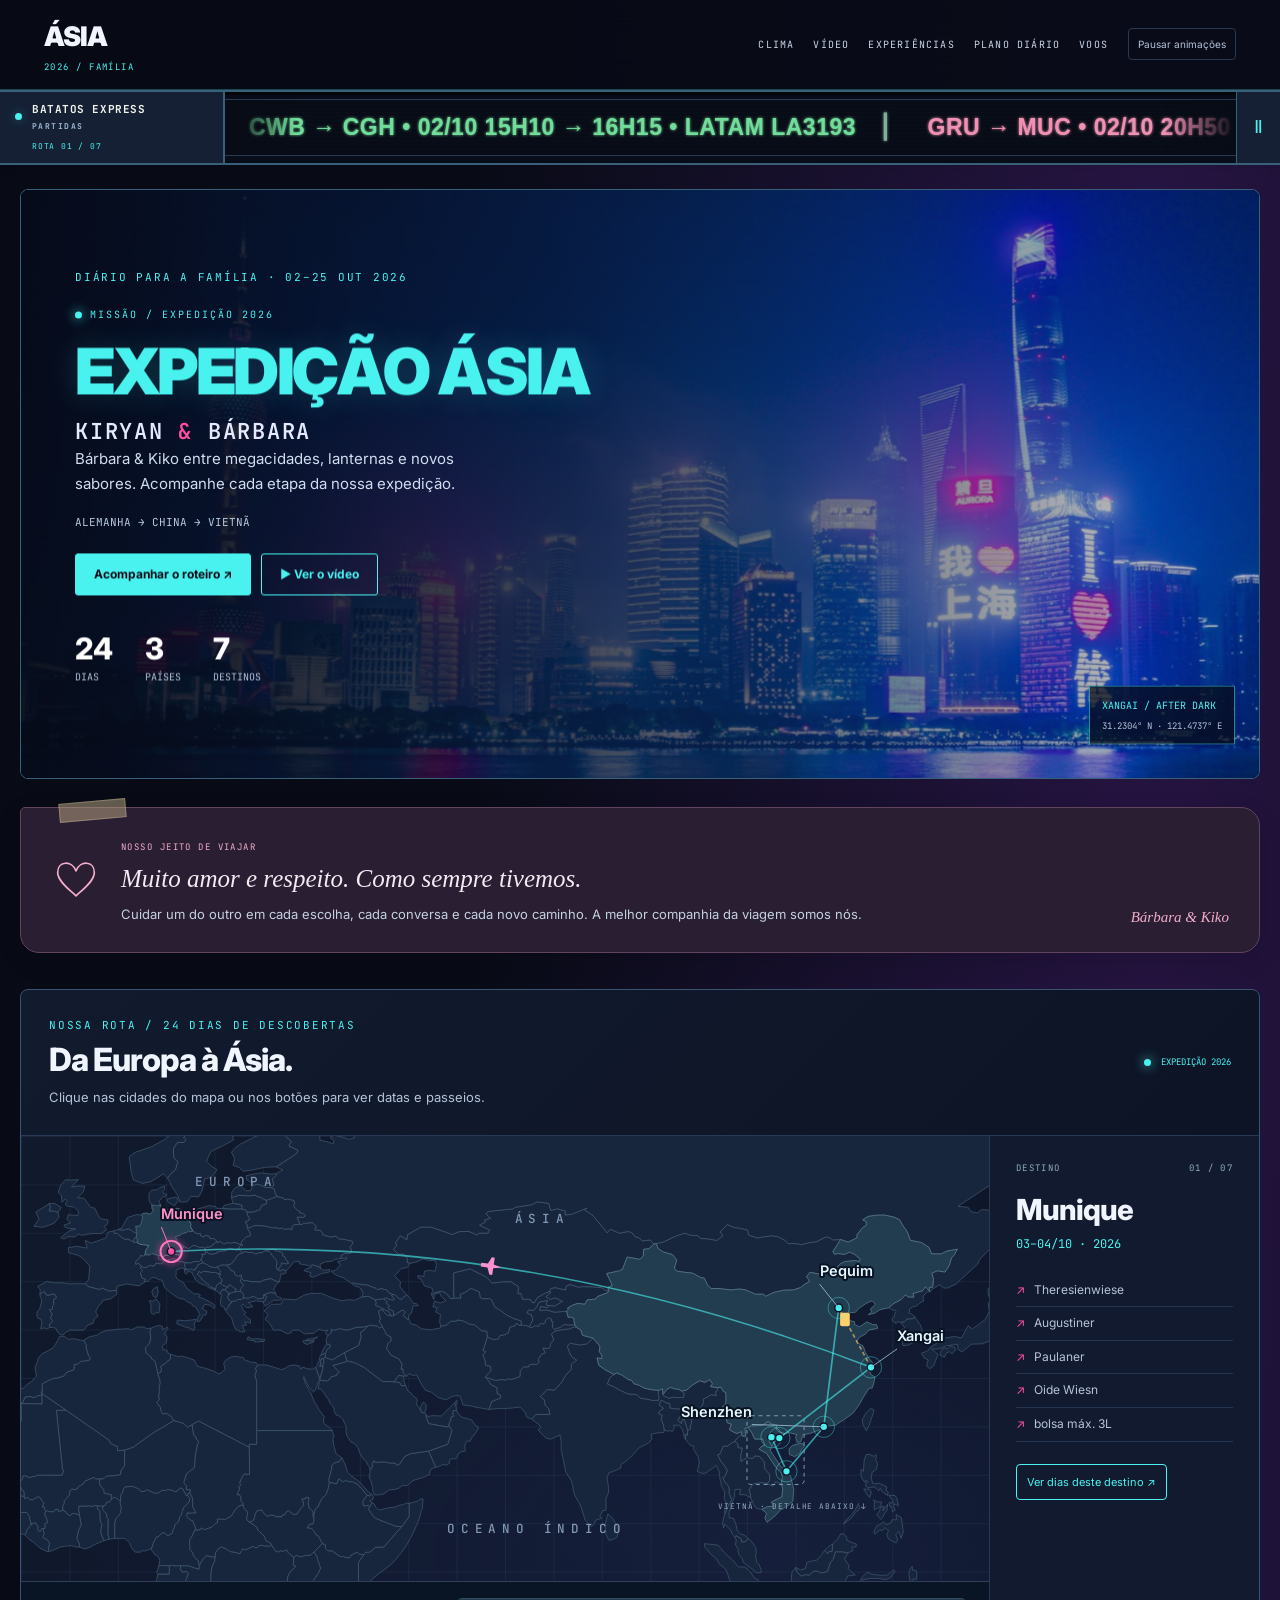
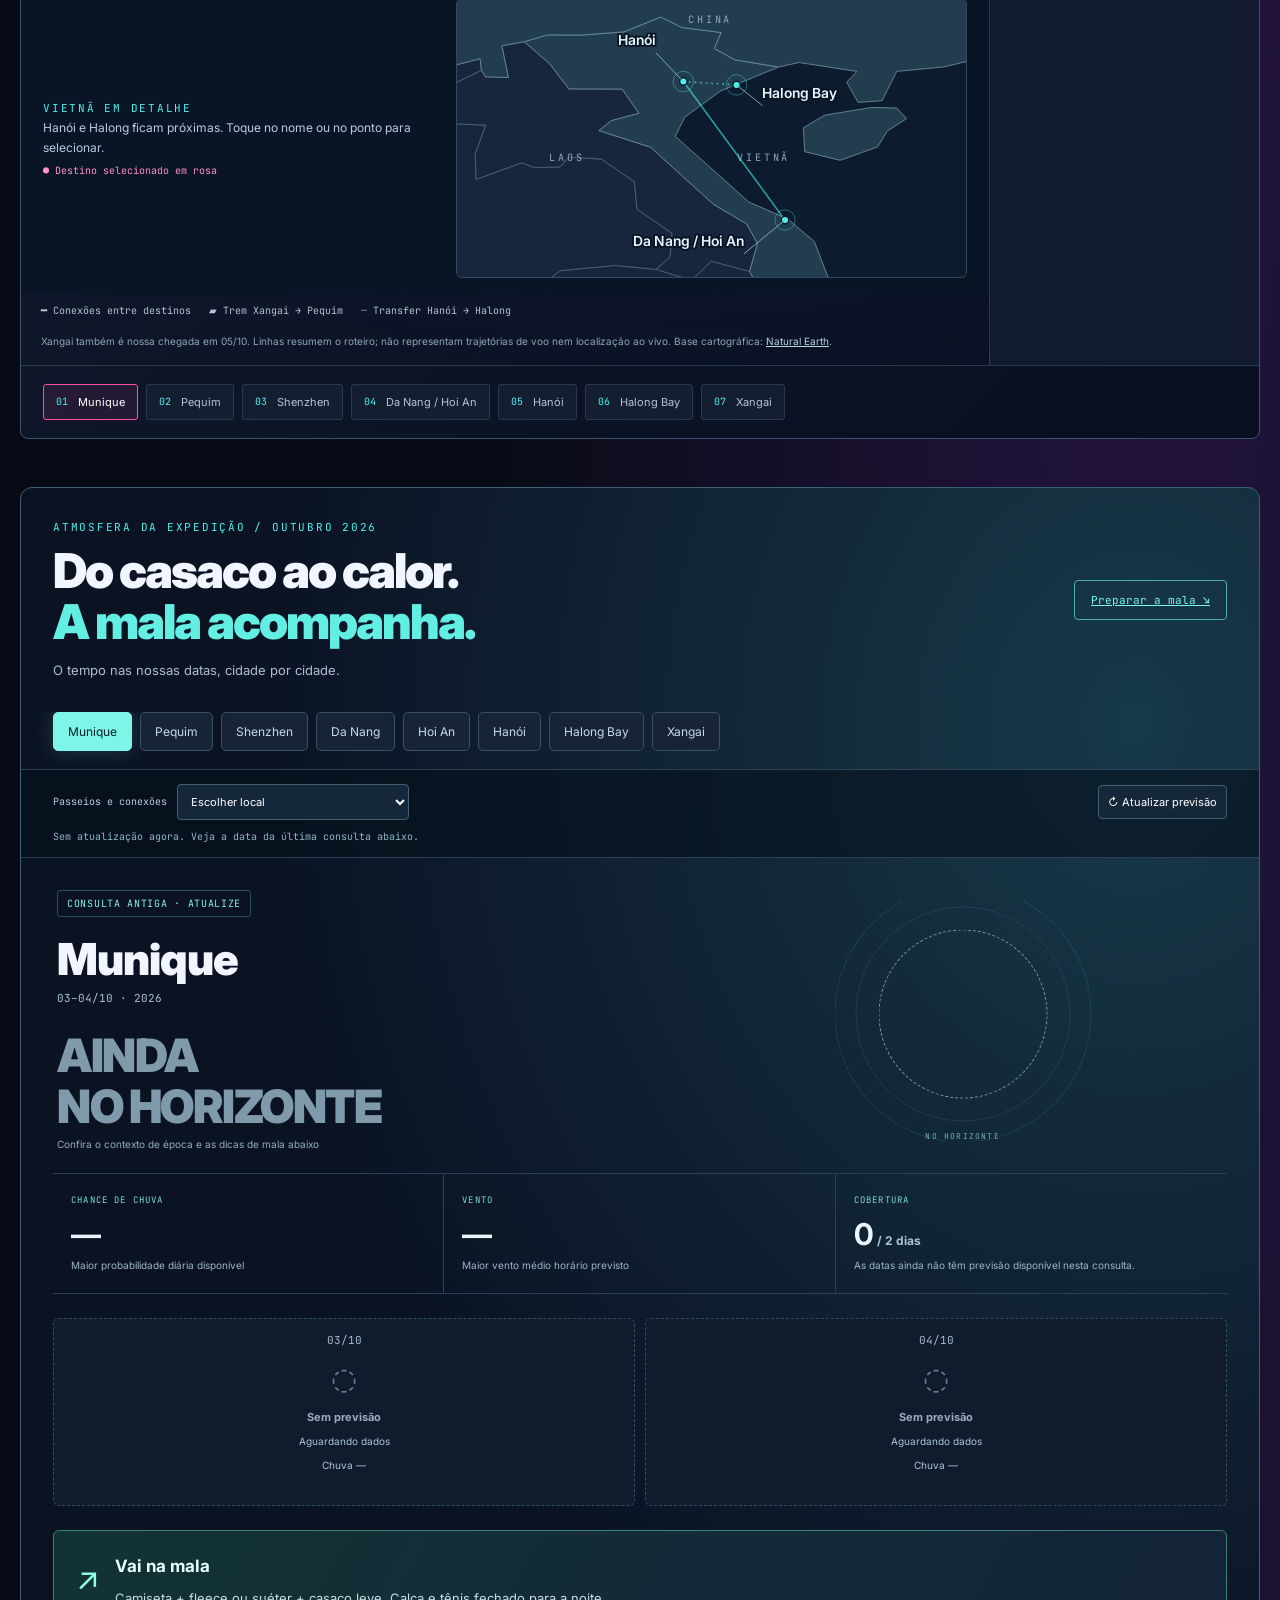
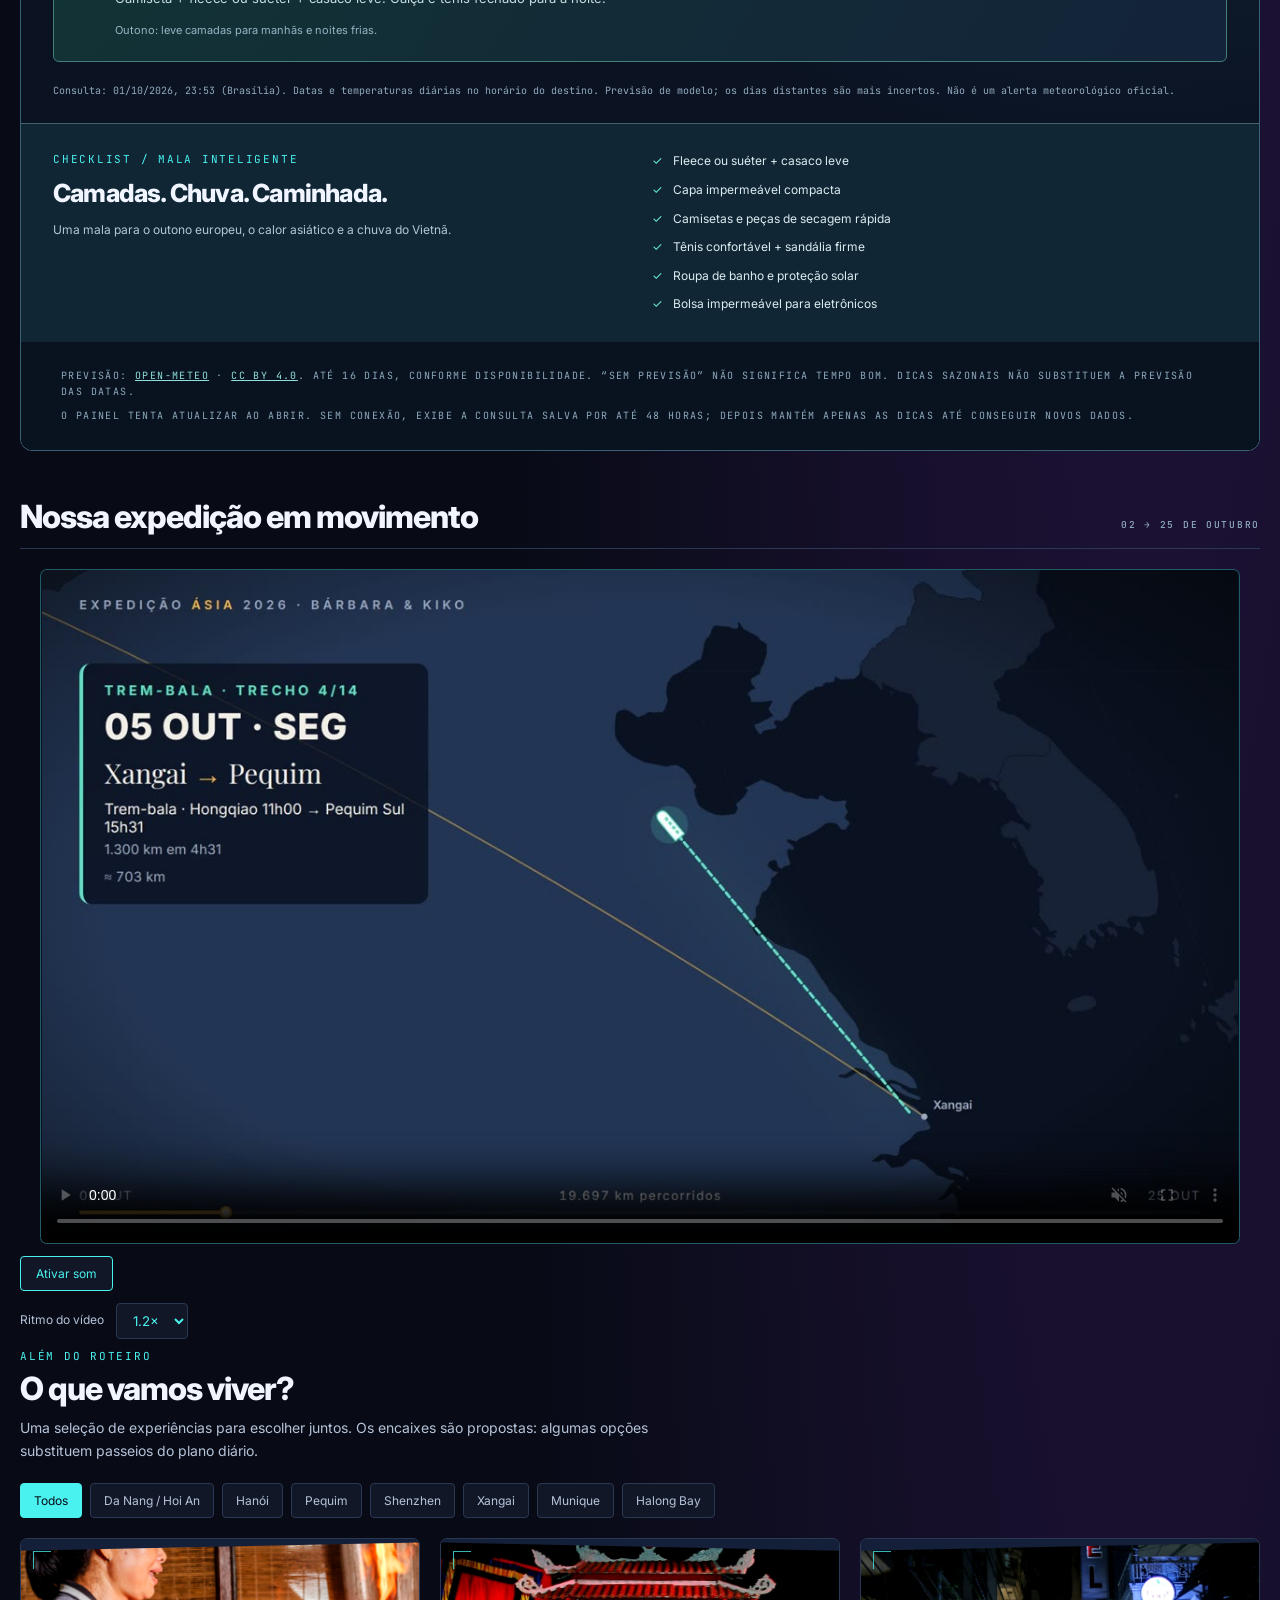
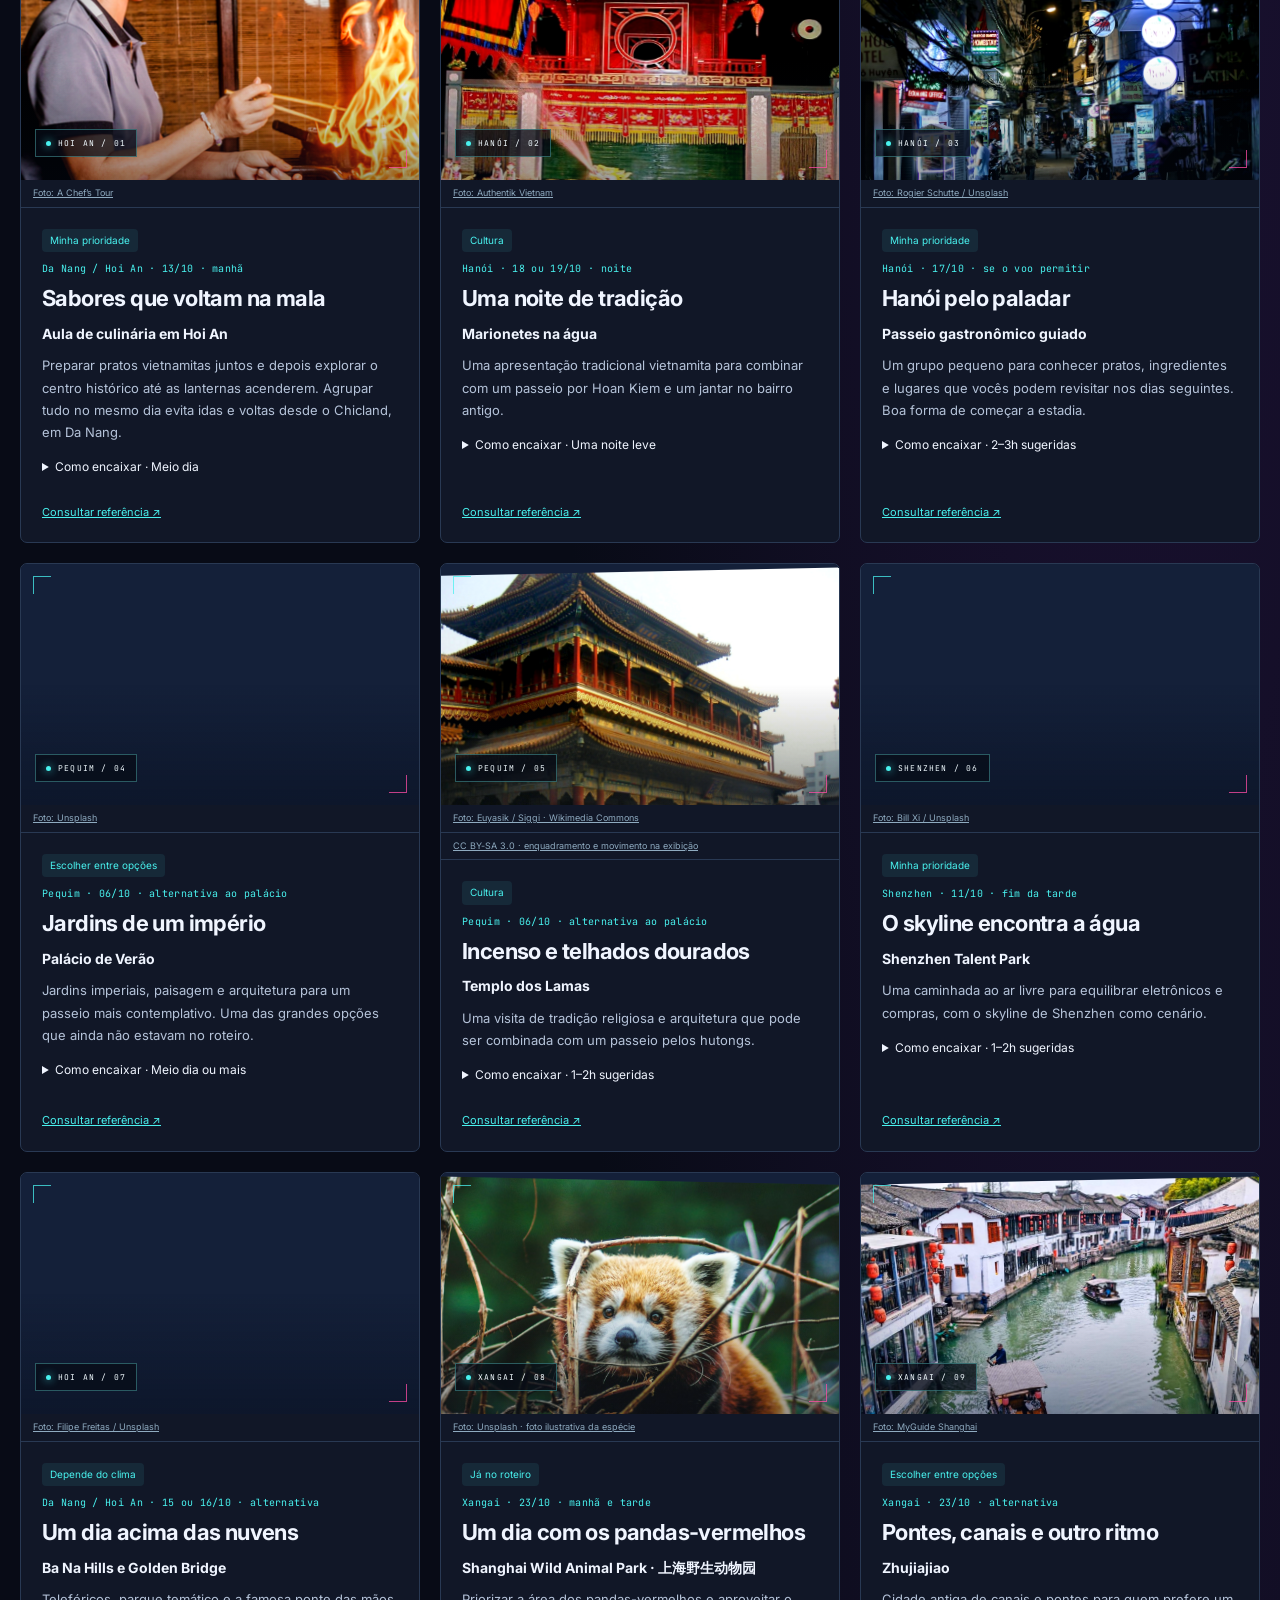
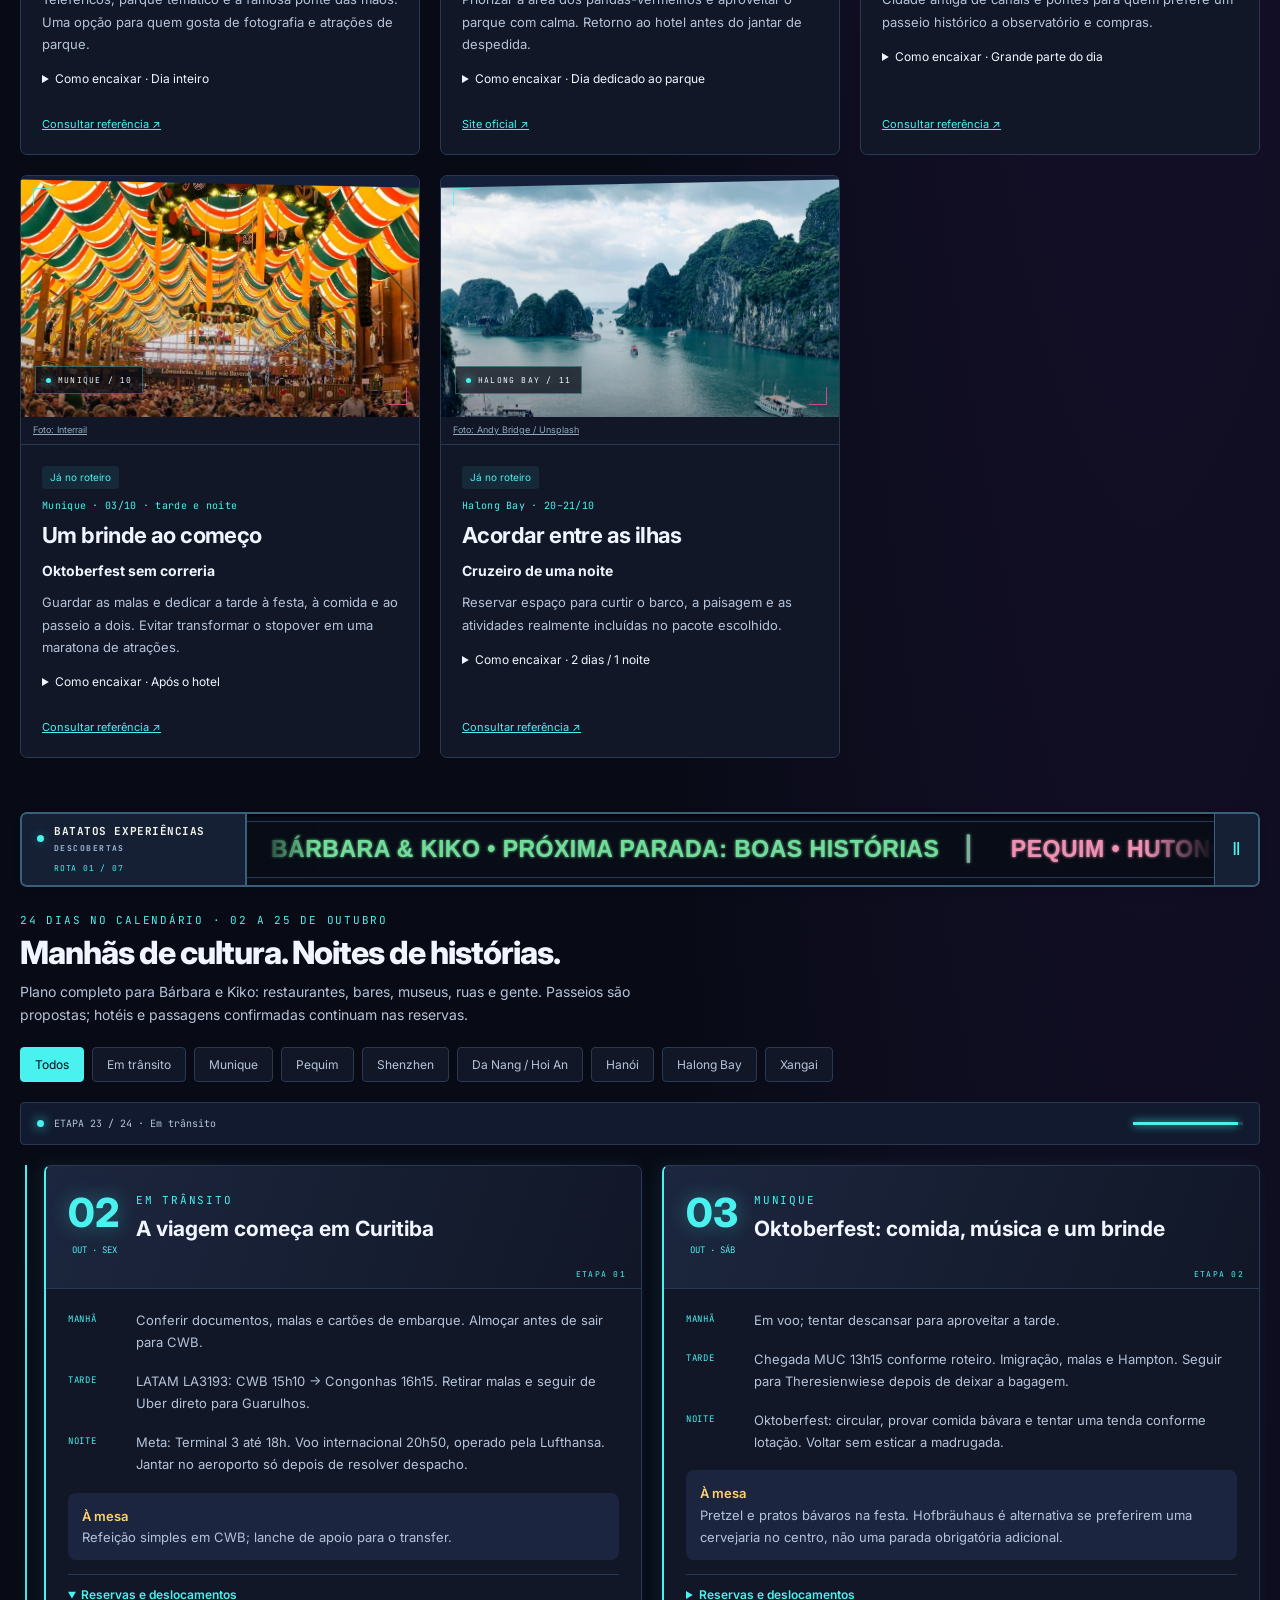
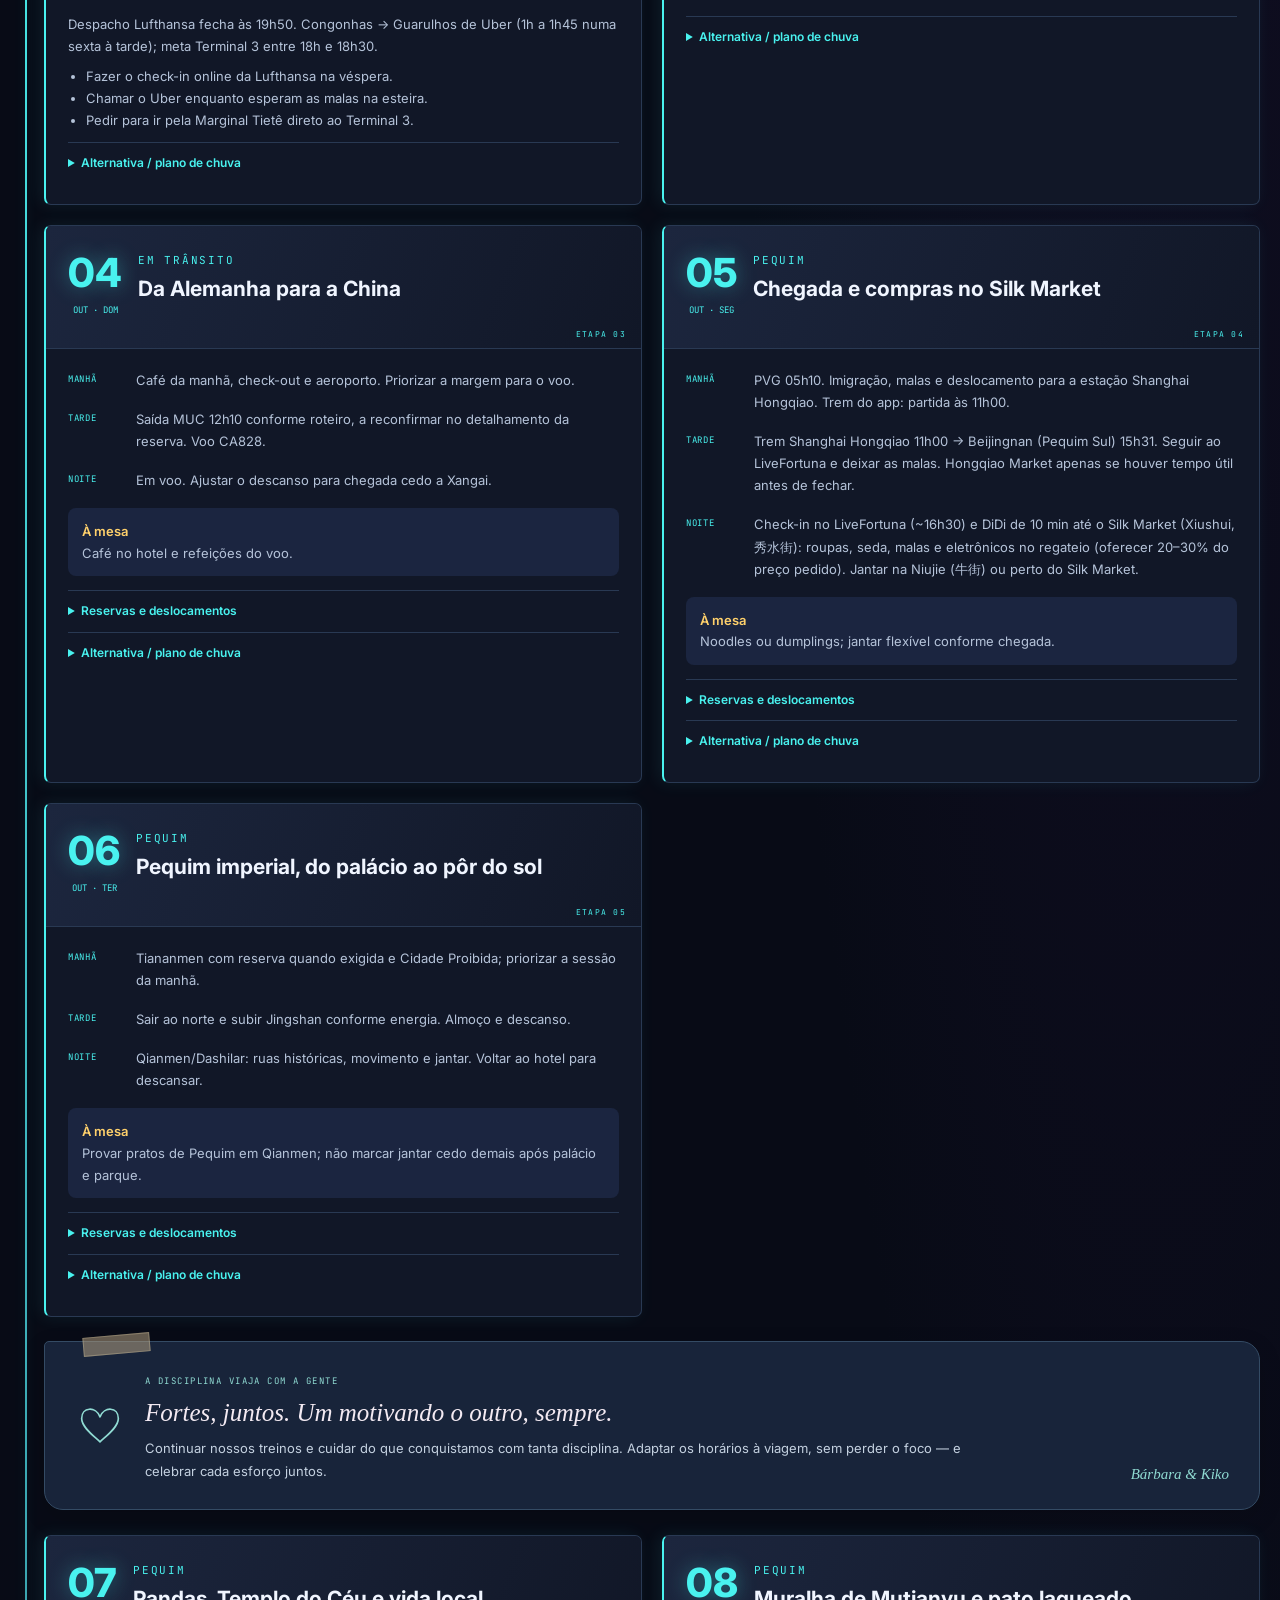
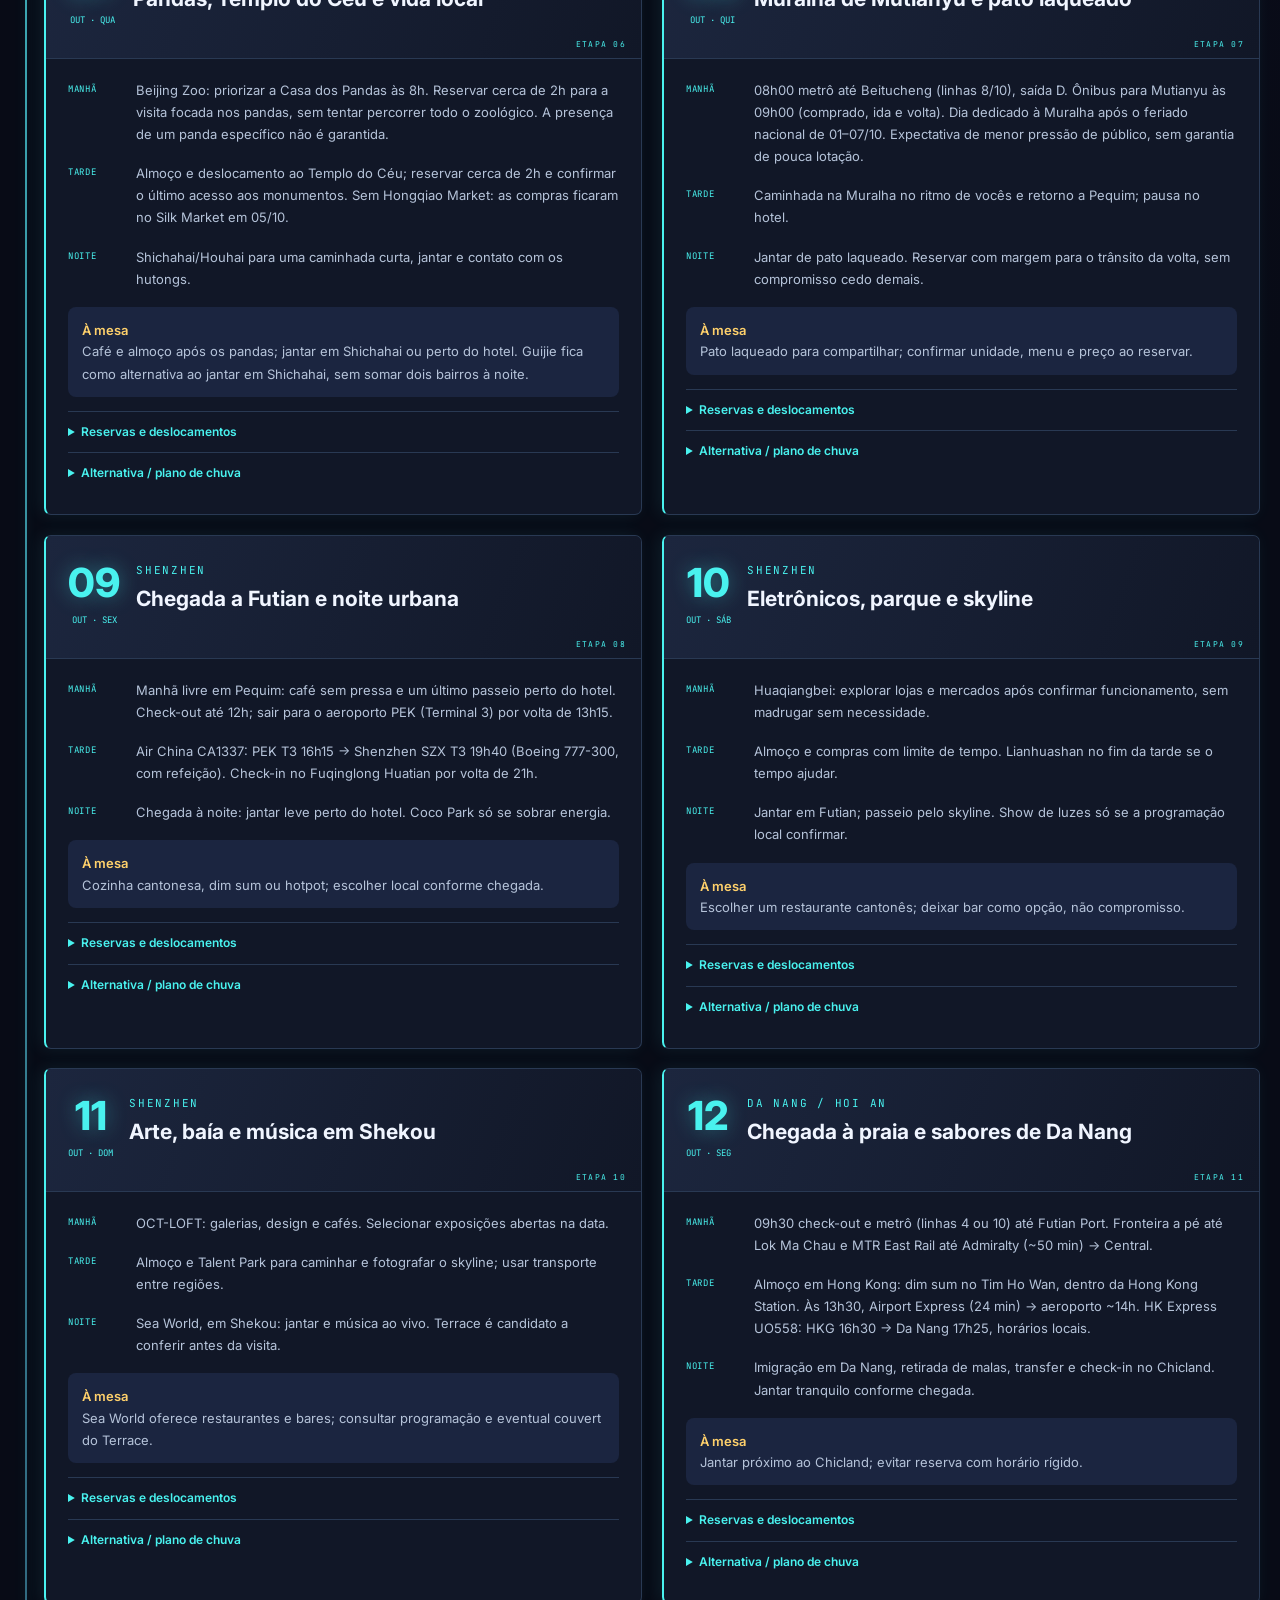
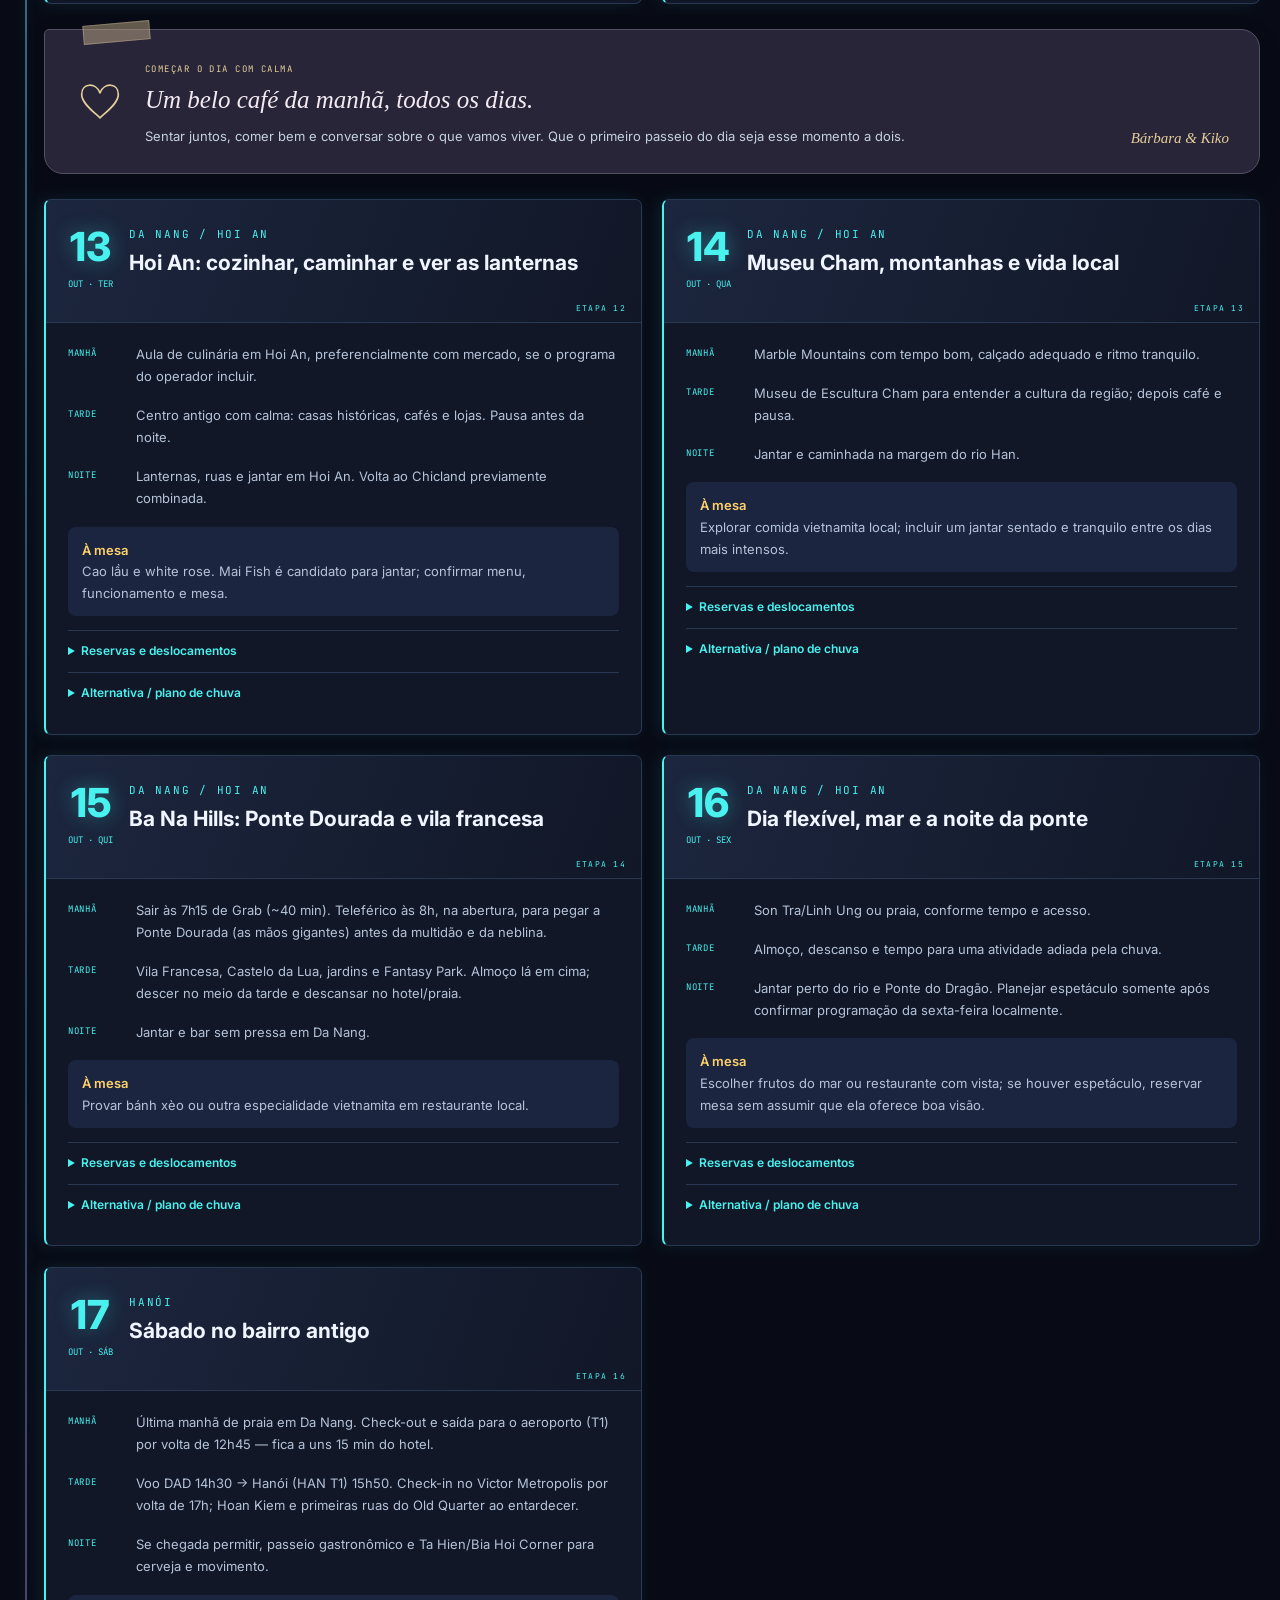
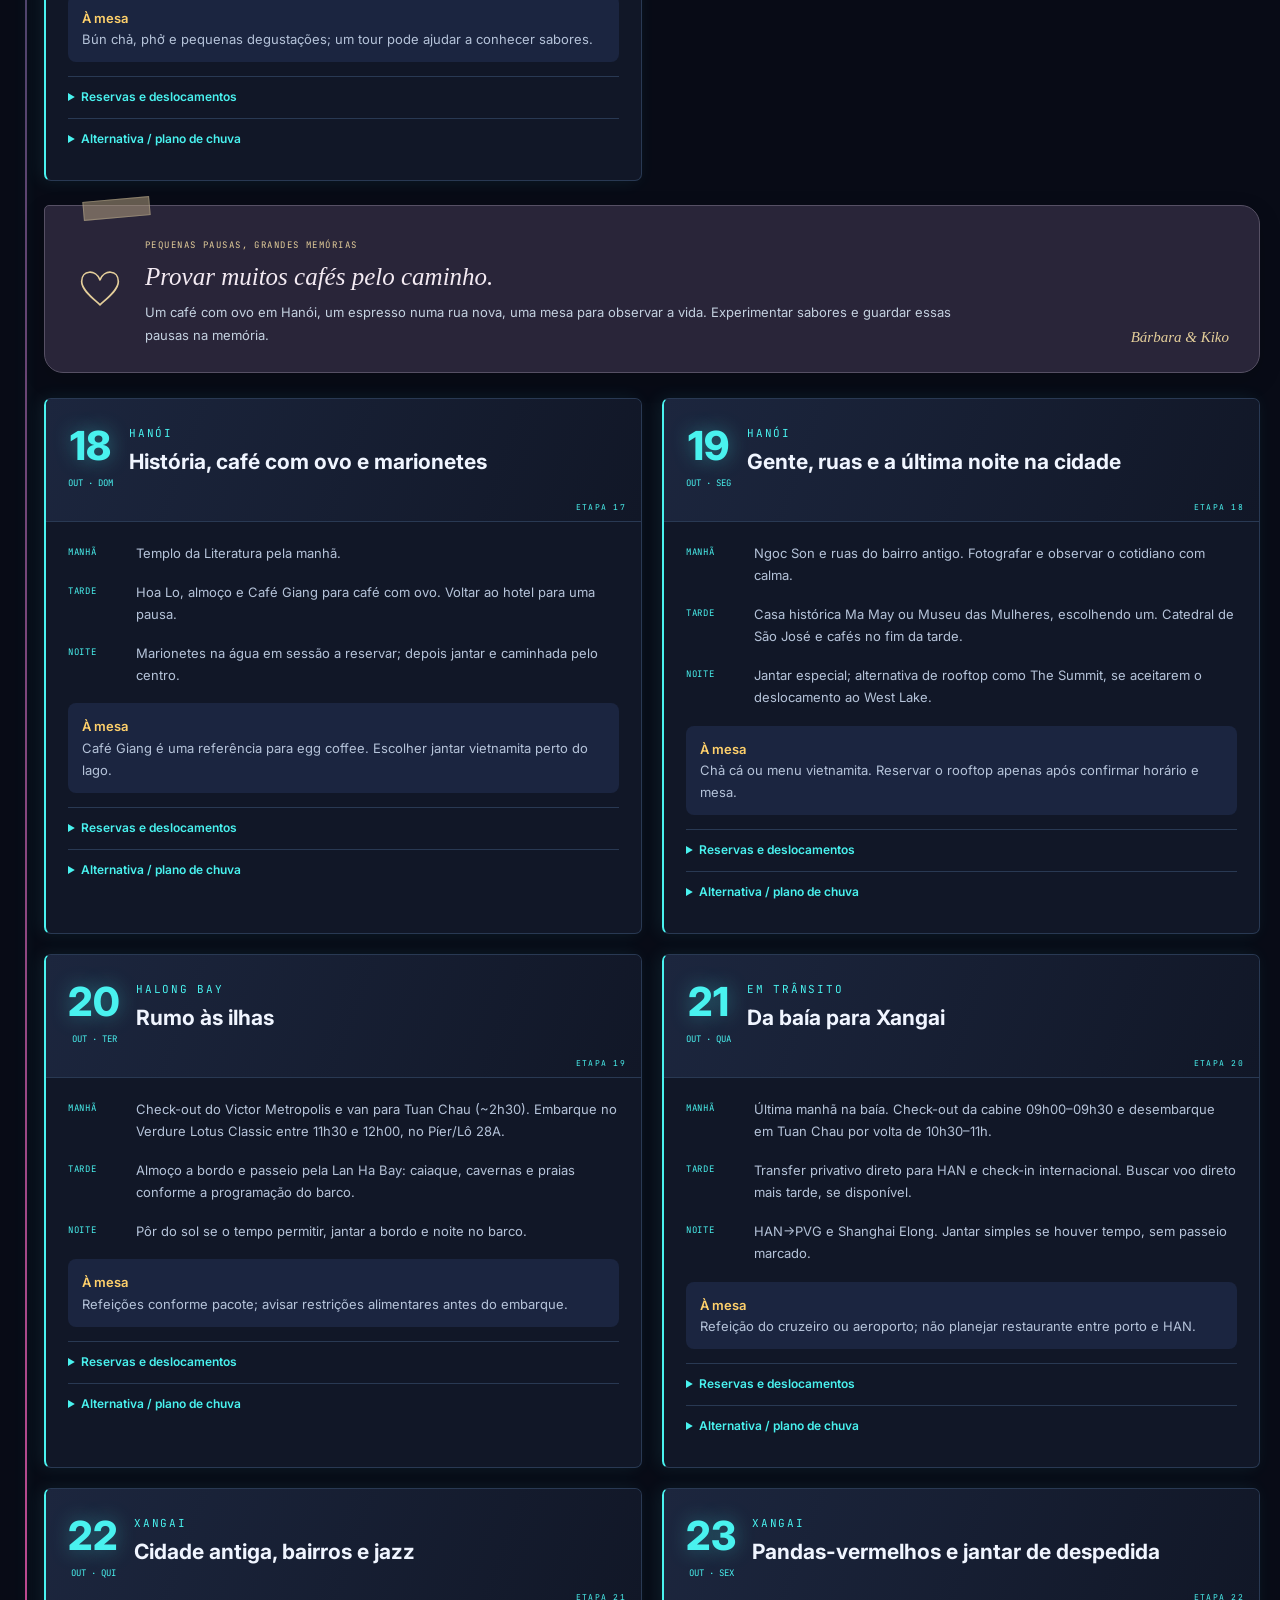
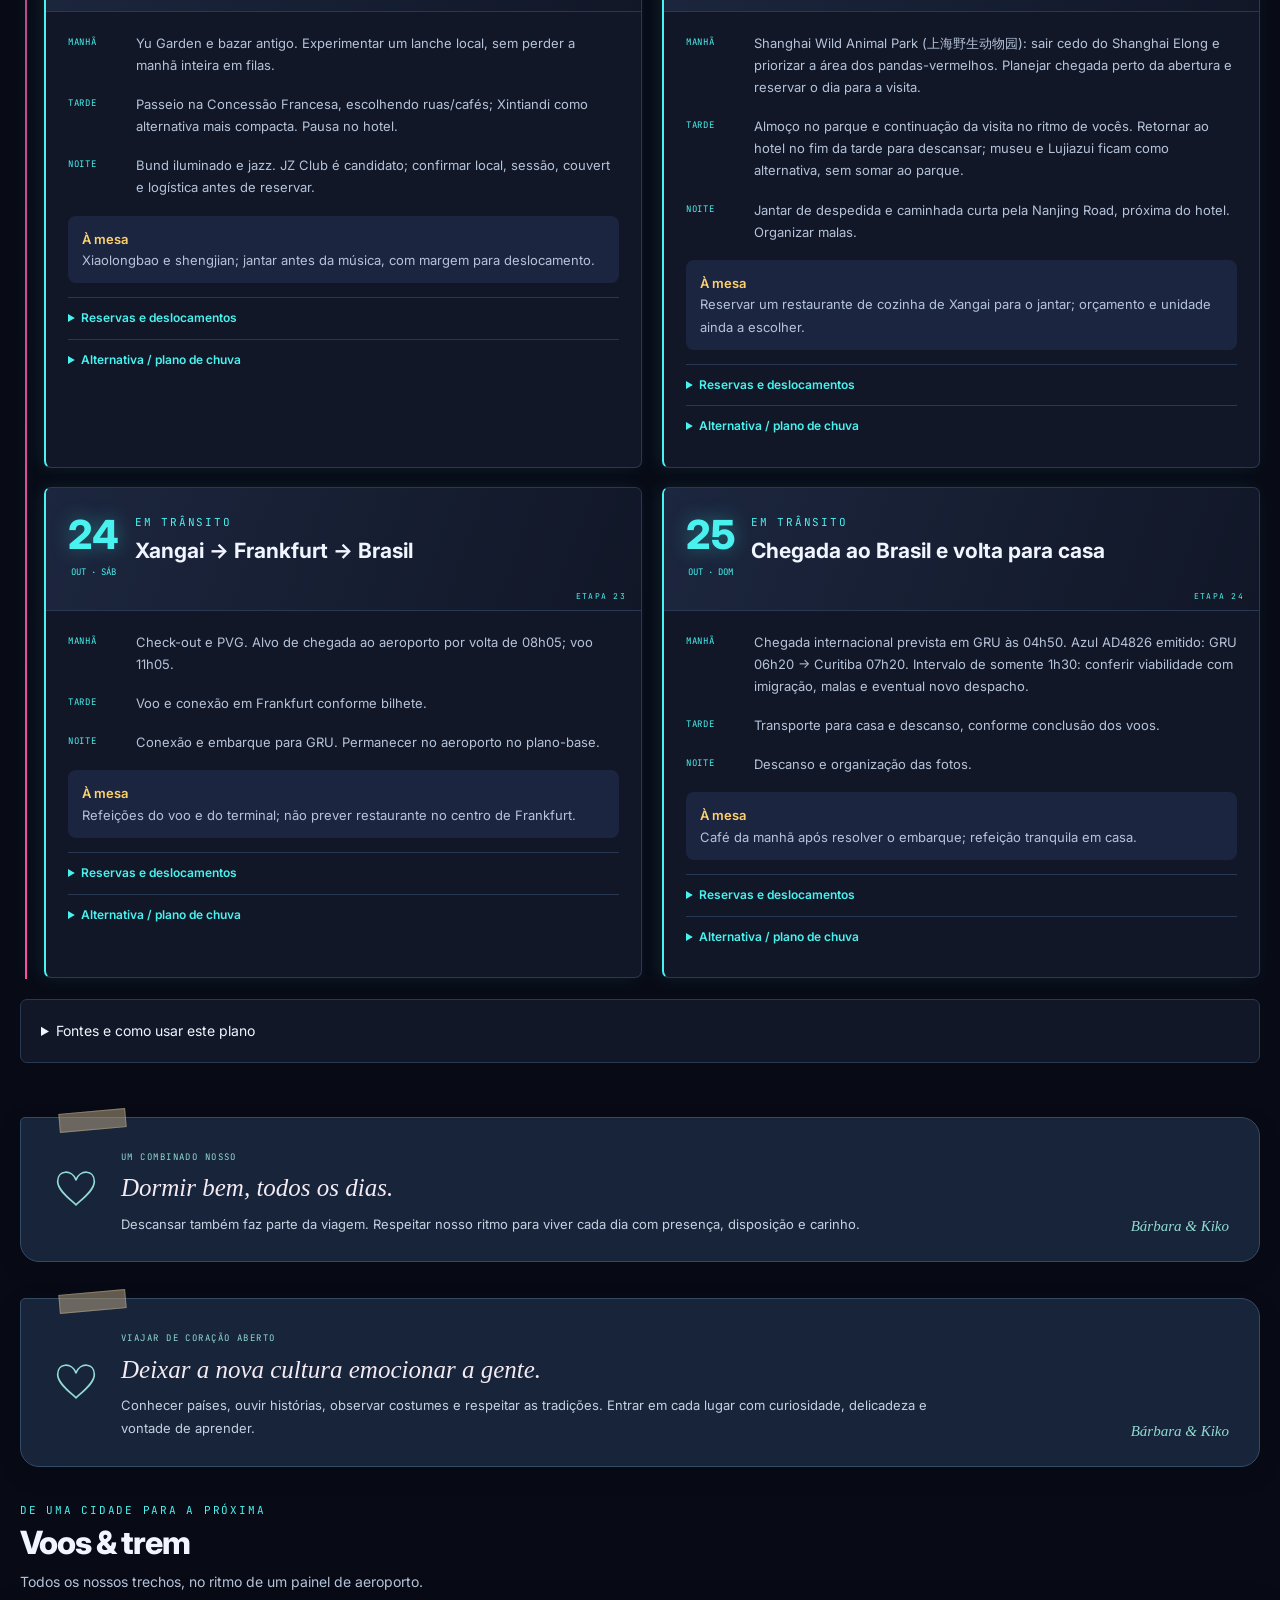
<file: familia/index.html>
<!DOCTYPE html><html lang="pt-BR"><head><meta charset="UTF-8"><meta name="viewport" content="width=device-width,initial-scale=1"><meta name="robots" content="noindex,nofollow"><meta name="theme-color" content="#080b16"><title>Expedição Ásia 2026 · Família</title><link href="https://fonts.googleapis.com/css2?family=JetBrains+Mono:wght@400;600&family=Inter:wght@400;500;600;800;900&display=swap" rel="stylesheet"><link rel="stylesheet" href="style.css?v=clima-1"></head><body><header><div class="hd"><a class="family-logo" href="#">ÁSIA<span>2026 / FAMÍLIA</span></a><nav class="hd-nav" aria-label="Navegação principal"><a href="#clima">Clima</a><a href="#video">Vídeo</a><a href="#experiencias">Experiências</a><a href="#plano">Plano diário</a><a href="#voos">Voos</a></nav><button class="motion-toggle" aria-pressed="false">Pausar animações</button></div></header><aside class="station-board" aria-label="BATATOS EXPRESS · PARTIDAS"><div class="station-label"><span class="station-dot"></span><span>BATATOS EXPRESS<small>PARTIDAS</small></span></div><div class="station-window"><div class="station-track" id="familia-partidas"><div class="station-group"><span class="station-message"><span class="station-service led-0">CWB → CGH • 02/10 15h10 → 16h15 • LATAM LA3193</span><span class="station-end" aria-hidden="true">▏</span></span><span class="station-message"><span class="station-service led-1">GRU → MUC • 02/10 20h50 → 03/10 13h15 • Air China · operado por Lufthansa</span><span class="station-end" aria-hidden="true">▏</span></span><span class="station-message"><span class="station-service led-2">MUC → PVG • 04/10 12h10 → 05/10 05h10 • Air China</span><span class="station-end" aria-hidden="true">▏</span></span><span class="station-message"><span class="station-service led-3">Shanghai Hongqiao → Beijingnan (Pequim Sul) • 05/10 11h00 → 15h31 • Trem-bala · 4h31</span><span class="station-end" aria-hidden="true">▏</span></span><span class="station-message"><span class="station-service led-0">PEK T3 → SZX T3 • 09/10 16h15 → 19h40 • Air China CA1337 · Boeing 777-300 · refeição</span><span class="station-end" aria-hidden="true">▏</span></span><span class="station-message"><span class="station-service led-1">HKG → DAD • 12/10 16h30 → 17h25 • HK Express · UO558</span><span class="station-end" aria-hidden="true">▏</span></span><span class="station-message"><span class="station-service led-2">DAD T1 → HAN T1 • 17/10 14h30 → 15h50 • Doméstico VN · 1h20</span><span class="station-end" aria-hidden="true">▏</span></span><span class="station-message"><span class="station-service led-3">HAN T2 → PVG • 21/10 18h15 → 22h25 • Air China CA756</span><span class="station-end" aria-hidden="true">▏</span></span><span class="station-message"><span class="station-service led-0">PVG → FRA → GRU • 24/10 11h05 → 25/10 04h50 • Air China / Lufthansa</span><span class="station-end" aria-hidden="true">▏</span></span><span class="station-message"><span class="station-service led-1">GRU → CWB • 25/10 06h20 → 07h20 • Azul · AD4826</span><span class="station-end" aria-hidden="true">▏</span></span></div><div class="station-group" aria-hidden="true"><span class="station-message"><span class="station-service led-0">CWB → CGH • 02/10 15h10 → 16h15 • LATAM LA3193</span><span class="station-end" aria-hidden="true">▏</span></span><span class="station-message"><span class="station-service led-1">GRU → MUC • 02/10 20h50 → 03/10 13h15 • Air China · operado por Lufthansa</span><span class="station-end" aria-hidden="true">▏</span></span><span class="station-message"><span class="station-service led-2">MUC → PVG • 04/10 12h10 → 05/10 05h10 • Air China</span><span class="station-end" aria-hidden="true">▏</span></span><span class="station-message"><span class="station-service led-3">Shanghai Hongqiao → Beijingnan (Pequim Sul) • 05/10 11h00 → 15h31 • Trem-bala · 4h31</span><span class="station-end" aria-hidden="true">▏</span></span><span class="station-message"><span class="station-service led-0">PEK T3 → SZX T3 • 09/10 16h15 → 19h40 • Air China CA1337 · Boeing 777-300 · refeição</span><span class="station-end" aria-hidden="true">▏</span></span><span class="station-message"><span class="station-service led-1">HKG → DAD • 12/10 16h30 → 17h25 • HK Express · UO558</span><span class="station-end" aria-hidden="true">▏</span></span><span class="station-message"><span class="station-service led-2">DAD T1 → HAN T1 • 17/10 14h30 → 15h50 • Doméstico VN · 1h20</span><span class="station-end" aria-hidden="true">▏</span></span><span class="station-message"><span class="station-service led-3">HAN T2 → PVG • 21/10 18h15 → 22h25 • Air China CA756</span><span class="station-end" aria-hidden="true">▏</span></span><span class="station-message"><span class="station-service led-0">PVG → FRA → GRU • 24/10 11h05 → 25/10 04h50 • Air China / Lufthansa</span><span class="station-end" aria-hidden="true">▏</span></span><span class="station-message"><span class="station-service led-1">GRU → CWB • 25/10 06h20 → 07h20 • Azul · AD4826</span><span class="station-end" aria-hidden="true">▏</span></span></div></div></div><button class="station-pause" data-board="familia-partidas" aria-pressed="false" aria-label="Pausar faixa BATATOS EXPRESS">Ⅱ</button></aside><main class="wrap"><section class="family-hero"><img src="assets/xangai.jpg" alt="Skyline real de Xangai iluminado à noite"><div class="hero-shade"></div><div class="hero-copy"><div class="eyebrow">Diário para a família · 02–25 OUT 2026</div><div class="mission-status"><span></span> MISSÃO / EXPEDIÇÃO 2026</div><h1 class="mission-title" aria-label="EXPEDIÇÃO ÁSIA"><span aria-hidden="true" style="--letter:0">E</span><span aria-hidden="true" style="--letter:1">X</span><span aria-hidden="true" style="--letter:2">P</span><span aria-hidden="true" style="--letter:3">E</span><span aria-hidden="true" style="--letter:4">D</span><span aria-hidden="true" style="--letter:5">I</span><span aria-hidden="true" style="--letter:6">Ç</span><span aria-hidden="true" style="--letter:7">Ã</span><span aria-hidden="true" style="--letter:8">O</span><span aria-hidden="true" style="--letter:9">&nbsp;</span><span aria-hidden="true" style="--letter:10">Á</span><span aria-hidden="true" style="--letter:11">S</span><span aria-hidden="true" style="--letter:12">I</span><span aria-hidden="true" style="--letter:13">A</span></h1><div class="mission-crew">KIRYAN <span>&amp;</span> BÁRBARA</div><p>Bárbara &amp; Kiko entre megacidades, lanternas e novos sabores. Acompanhe cada etapa da nossa expedição.</p><div class="hero-route">ALEMANHA → CHINA → VIETNÃ</div><div class="hero-actions"><a href="#plano">Acompanhar o roteiro ↗</a><a href="#video">▶ Ver o vídeo</a></div><div class="hero-stats"><span><b>24</b> DIAS</span><span><b>3</b> PAÍSES</span><span><b>7</b> DESTINOS</span></div></div><div class="hero-stamp">XANGAI / AFTER DARK<br><span>31.2304° N · 121.4737° E</span></div></section><aside class="love-note rose" id="lembrete-amor" aria-label="Nosso jeito de viajar"><span class="love-mark" aria-hidden="true">♡</span><div><span class="love-label">Nosso jeito de viajar</span><h3>Muito amor e respeito. Como sempre tivemos.</h3><p>Cuidar um do outro em cada escolha, cada conversa e cada novo caminho. A melhor companhia da viagem somos nós.</p></div><span class="love-sign">Bárbara &amp; Kiko</span></aside><div id="mapa" class="mission-map" aria-labelledby="mission-map-title"><div class="map-heading"><div><div class="eyebrow">Nossa rota / 24 dias de descobertas</div><h2 id="mission-map-title">Da Europa à Ásia.</h2><p>Clique nas cidades do mapa ou nos botões para ver datas e passeios.</p></div><span class="map-live"><i></i> EXPEDIÇÃO 2026</span></div><div class="map-grid"><div class="map-canvas"><div class="map-overview-scroll"><svg class="travel-map" viewBox="0 0 1000 460" role="group" aria-label="Mapa interativo da Europa à Ásia"><defs><pattern id="map-grid" width="50" height="50" patternUnits="userSpaceOnUse"><path d="M50 0H0V50" fill="none" stroke="#314767" stroke-width=".5"/></pattern></defs><rect width="1000" height="460" fill="url(#map-grid)"/><path class="map-land" d="M302.00 466.72L303.11 467.50L326.97 481.92L327.41 486.02L336.86 493.10L333.82 501.82L334.21 505.83L338.42 508.41L338.62 510.25L336.81 514.52L337.18 516.67L336.75 520.05L339.05 524.49L341.77 531.47L344.19 533.01L344.19 533.01L338.95 537.12L331.76 539.86L327.81 539.75L325.47 541.87L320.89 542.05L319.17 542.95L311.27 540.95L306.32 541.53L304.47 531.90L302.24 528.60L300.92 526.64L294.47 525.32L290.74 523.20L286.55 522.01L283.93 520.82L281.18 519.02L281.18 519.02L277.63 510.10L273.82 506.14L272.50 502.04L273.16 498.36L271.97 491.85L274.69 491.51L277.08 488.95L279.64 485.25L281.26 483.77L281.20 481.47L279.79 479.87L279.41 477.08L279.41 477.08L281.30 476.19L281.69 472.02L279.07 468.03L281.38 467.18L288.59 467.27L302.00 466.72Z"/><path class="map-land" d="M21.94 264.28L21.94 264.75L21.81 266.12L21.79 276.84L0.20 276.47L0.41 294.58L-5.75 295.22L-7.36 298.85L-6.11 309.07L-31.88 309.03L-33.31 311.39L-33.03 308.40L-32.91 308.41L-18.10 307.84L-17.31 305.29L-14.61 302.11L-12.44 292.34L-3.30 284.70L-0.20 275.78L1.85 275.26L4.00 269.75L9.53 268.99L11.91 269.91L14.90 269.91L17.02 268.30L21.09 268.07L20.94 264.28L21.94 264.28Z"/><path class="map-land" d="M653.68 111.71L648.68 116.42L643.21 117.08L642.90 124.18L639.24 127.38L626.19 125.05L621.44 137.72L618.07 139.29L605.04 142.12L610.96 154.42L606.45 156.26L606.97 160.29L602.92 159.25L599.62 156.71L589.86 155.97L578.95 155.78L576.56 156.56L567.19 153.58L563.46 155.05L562.43 159.22L551.61 156.79L547.28 157.79L545.80 160.89L542.03 162.19L533.36 167.13L530.48 172.19L528.03 172.24L526.22 168.88L517.86 168.65L516.52 162.86L513.31 162.81L513.80 155.71L505.93 150.54L494.64 151.09L486.93 152.12L480.65 145.74L475.26 143.07L465.07 138.00L463.84 137.39L446.90 141.57L447.16 167.66L443.78 168.01L439.18 162.46L434.73 160.48L427.27 161.95L424.36 164.30L423.99 162.58L425.61 159.63L424.35 157.16L416.73 154.75L413.76 148.40L410.13 146.61L409.91 144.30L416.31 144.97L416.56 139.80L422.15 138.65L427.90 139.71L429.08 132.80L427.91 128.42L421.33 128.77L415.74 127.04L408.12 130.15L401.98 131.64L398.64 130.49L399.31 126.85L395.11 122.12L390.23 122.32L384.65 117.52L388.45 112.15L386.52 110.71L391.77 102.94L398.54 107.04L399.36 101.87L412.94 94.17L423.22 93.99L437.72 98.89L445.51 101.75L452.49 98.77L462.92 98.63L471.33 102.29L473.24 100.19L482.48 100.50L484.13 97.15L473.47 92.28L479.78 88.83L478.55 86.90L484.87 85.06L480.12 80.22L483.14 77.80L507.75 75.34L510.97 73.59L527.43 70.98L533.34 68.04L545.17 69.57L547.24 76.90L554.11 75.18L562.56 77.59L562.01 81.46L568.32 81.05L584.81 74.37L582.40 76.59L590.80 82.06L605.50 100.03L609.00 96.33L618.07 100.41L627.52 98.59L631.15 99.86L634.32 103.95L638.92 105.32L641.72 108.33L650.19 107.38L653.68 111.71Z"/><path class="map-land" d="M447.16 167.66L446.90 141.57L463.84 137.39L465.07 138.00L475.26 143.07L480.65 145.74L486.93 152.12L494.64 151.09L505.93 150.54L513.80 155.71L513.31 162.81L516.52 162.86L517.86 168.65L526.22 168.88L528.03 172.24L530.48 172.19L533.36 167.13L542.03 162.19L545.80 160.89L547.76 161.58L542.24 166.17L547.09 168.83L551.78 167.07L559.58 170.79L551.15 175.89L546.15 175.19L543.43 175.38L542.49 173.41L543.86 170.13L535.06 171.77L532.97 176.31L529.84 180.22L524.35 179.89L522.65 183.01L527.47 184.70L528.89 189.97L525.20 197.13L520.24 195.63L516.57 195.59L516.75 191.26L508.00 188.23L501.12 184.76L496.83 181.43L489.30 176.54L486.07 169.25L483.86 167.96L476.75 168.29L474.23 166.84L473.53 161.19L464.66 157.45L459.12 161.56L453.50 164.00L454.58 167.57L447.16 167.66Z"/><path class="map-land" d="M1006.58 478.40L1018.00 483.28L1030.16 487.33L1034.69 490.95L1038.35 494.51L1039.35 498.68L1050.32 503.05L1051.92 506.81L1045.86 507.57L1047.31 512.28L1053.19 516.93L1057.46 524.43L1061.23 524.20L1060.96 527.33L1066.04 528.54L1064.07 529.87L1071.06 532.85L1070.33 534.89L1065.98 535.39L1064.36 533.55L1058.70 532.76L1052.06 531.69L1046.94 527.18L1043.21 523.29L1039.79 517.09L1031.21 514.00L1025.64 516.02L1021.62 518.35L1022.46 523.57L1017.29 526.01L1013.61 524.82L1006.80 524.53L1006.69 501.46L1006.58 478.40Z"/><path class="map-land" d="M1006.58 478.40L1006.69 501.46L1006.80 524.53L1000.94 518.72L994.26 517.30L992.64 519.31L984.31 519.53L987.10 513.77L991.24 511.80L989.53 504.11L986.37 498.17L973.61 492.18L968.19 491.58L958.31 485.04L956.37 488.48L953.84 489.11L952.35 486.51L952.33 483.44L947.30 479.96L954.39 477.41L959.08 477.55L958.53 475.67L948.90 475.66L946.29 471.44L940.41 470.14L937.63 466.64L946.50 464.92L949.87 462.62L960.43 465.52L961.47 468.15L963.31 479.60L970.12 483.83L975.61 476.33L983.16 472.06L989.01 472.05L994.64 474.52L999.52 477.05L1006.58 478.40ZM961.91 508.80L961.27 503.47L962.44 500.93L963.81 498.53L965.31 500.60L965.29 503.98L961.91 508.80ZM854.49 430.72L850.74 437.11L855.58 443.81L854.44 447.07L861.82 453.62L854.03 454.45L851.83 459.27L852.12 465.69L845.79 470.53L845.62 477.58L843.08 488.40L842.11 485.88L834.64 489.06L832.03 484.74L827.34 484.34L824.06 482.07L816.24 484.62L813.84 481.19L809.53 481.58L804.10 480.76L803.10 471.27L799.82 469.31L796.66 463.25L795.74 457.06L796.51 450.50L800.42 445.80L801.51 450.53L806.01 454.53L810.26 453.09L814.46 453.60L818.29 450.02L821.45 449.40L827.67 451.38L833.04 449.88L836.41 440.03L838.94 437.57L841.22 429.52L848.78 429.53L854.49 430.72ZM930.07 479.83L937.31 481.89L939.70 487.31L934.15 484.39L928.65 483.80L924.94 484.26L920.39 484.02L921.95 480.12L930.07 479.83ZM913.65 486.83L909.10 485.53L907.82 482.49L914.48 482.15L916.11 484.48L913.65 486.83ZM920.61 444.61L921.08 448.48L924.96 449.10L925.58 451.99L925.24 458.17L921.84 457.48L920.84 461.78L923.55 465.52L921.71 466.37L919.06 461.89L917.10 452.84L918.42 447.19L920.61 444.61ZM887.68 453.81L895.25 453.51L901.75 448.37L902.90 449.95L897.61 456.97L892.67 458.33L886.34 456.95L875.37 457.30L869.63 458.32L868.69 463.68L874.58 469.97L878.13 466.77L890.40 464.36L889.86 467.62L886.99 466.59L884.14 470.73L878.34 473.48L884.57 482.55L883.37 484.98L889.28 493.15L889.23 497.80L885.71 499.88L883.13 497.39L886.31 491.59L879.86 494.33L878.22 492.37L879.07 489.64L874.33 485.49L874.82 478.60L870.43 480.75L870.99 489.00L871.25 499.12L867.08 500.15L864.26 498.07L866.14 491.56L865.12 484.73L862.36 484.68L860.31 479.83L863.03 475.19L863.97 469.58L867.28 458.91L868.66 455.99L874.25 450.73L879.39 452.82L887.68 453.81ZM792.68 505.45L793.58 507.97L806.18 508.67L807.63 505.75L819.83 509.16L822.23 513.74L832.10 515.03L840.17 519.24L832.66 521.94L825.43 519.08L819.47 519.28L812.65 518.75L806.49 517.48L798.87 514.78L794.04 514.08L791.30 514.96L779.30 512.05L778.16 509.01L772.14 508.49L776.66 501.72L784.64 502.14L789.95 504.91L792.68 505.45ZM765.59 467.68L766.71 472.61L769.00 476.56L773.83 477.19L777.03 481.67L775.38 490.47L775.12 501.42L767.83 501.56L762.29 495.65L753.84 489.87L751.03 485.58L746.05 479.81L742.78 474.51L737.78 464.60L732.00 458.70L730.07 452.62L727.64 447.10L721.71 442.64L718.27 436.58L713.32 432.62L706.45 424.82L705.88 421.22L710.11 421.50L720.30 422.87L726.11 429.79L731.20 434.59L734.83 437.54L741.06 445.14L747.75 445.25L753.28 450.10L757.08 456.03L762.09 459.26L759.46 465.04L763.23 467.50L765.59 467.68Z"/><path class="map-land" d="M271.97 491.85L273.16 498.36L272.50 502.04L273.82 506.14L277.63 510.10L281.18 519.02L281.18 519.02L278.59 518.30L269.76 519.50L267.99 520.34L266.12 524.86L267.59 527.98L266.42 536.36L265.61 543.46L267.38 544.72L271.98 547.48L273.79 546.19L274.34 553.82L269.30 553.76L266.60 549.87L264.18 546.85L259.14 545.86L257.66 542.15L253.64 544.39L248.37 543.40L246.17 540.19L241.99 539.54L238.91 539.71L238.53 537.51L236.26 537.33L233.27 536.91L229.19 537.97L226.33 537.80L224.71 538.45L225.06 530.02L222.86 527.40L222.38 523.05L223.35 518.78L222.02 516.05L221.90 511.60L213.91 511.66L214.49 509.11L211.13 509.14L210.77 510.36L206.69 510.64L205.04 514.76L204.06 516.53L200.42 515.53L198.25 516.53L193.90 517.10L191.38 513.40L189.87 511.11L187.98 506.87L186.36 501.59L166.94 501.50L164.64 502.35L162.73 502.22L160.02 503.17L159.09 500.97L160.77 500.23L160.97 497.14L162.05 495.32L164.44 493.84L166.17 494.56L168.42 491.85L172.01 491.92L172.43 493.92L174.89 495.17L178.76 490.74L182.59 487.28L184.25 485.02L184.03 479.20L186.89 472.32L189.90 468.68L194.23 465.26L194.99 463.01L195.15 460.41L196.23 457.96L195.88 453.94L196.70 447.67L197.99 443.26L199.96 439.47L200.35 435.20L200.94 430.26L203.50 426.67L207.02 424.39L212.44 426.80L216.63 429.41L221.44 430.10L226.35 431.49L228.32 427.21L229.22 426.67L232.22 427.38L239.54 423.85L242.14 425.34L244.27 425.13L245.26 423.41L247.70 422.80L252.65 423.55L256.87 423.71L259.04 422.96L263.03 428.80L265.98 429.66L267.74 428.47L270.78 428.94L274.45 427.44L276.01 430.46L281.80 435.17L281.80 435.17L281.40 443.44L284.04 444.40L281.93 446.91L279.40 448.79L276.88 452.48L275.50 455.77L275.13 461.45L273.60 464.16L273.55 469.49L271.66 471.47L271.41 475.68L270.51 476.22L269.90 480.09L271.56 483.31L271.97 491.85Z"/><path class="map-land" d="M352.53 471.91L348.64 466.07L348.56 440.29L354.31 432.27L356.11 430.04L360.33 429.90L366.19 424.92L374.76 424.60L393.35 403.36L397.94 397.46L400.91 393.11L400.91 389.42L400.91 382.28L400.93 379.36L400.98 379.25L400.98 379.25L403.08 379.11L406.11 378.06L409.60 377.34L412.71 374.92L415.21 374.90L415.35 376.86L414.75 380.98L414.77 384.70L413.38 387.25L411.53 394.90L408.36 402.81L404.29 411.84L398.65 422.22L393.03 430.14L385.29 439.79L378.71 445.52L368.87 452.55L362.74 457.93L355.54 466.50L354.02 470.24L352.53 471.91Z"/><path class="map-land" d="M336.86 493.10L327.41 486.02L326.97 481.92L303.11 467.50L302.00 466.72L301.93 459.22L303.82 456.36L307.05 451.67L309.45 446.51L306.55 438.39L305.78 434.84L302.66 429.92L306.71 425.70L311.17 421.03L314.59 422.22L314.59 426.19L316.84 428.52L321.42 428.52L329.74 434.53L331.82 434.60L333.36 434.41L334.82 435.23L339.21 435.78L341.15 432.83L347.16 429.87L349.81 432.26L354.31 432.27L348.56 440.29L348.64 466.07L352.53 471.91L347.93 474.74L346.30 477.69L343.84 478.21L342.90 483.20L340.79 486.05L339.51 490.76L336.86 493.10Z"/><path class="map-land" d="M240.57 401.76L235.56 398.67L233.28 396.63L232.86 394.43L233.93 391.49L233.91 388.60L230.12 384.17L229.37 381.15L229.45 379.43L227.03 377.35L226.96 373.24L225.58 370.50L223.27 370.91L223.93 368.32L225.64 365.37L224.89 362.43L227.05 360.26L225.68 358.61L227.42 354.24L230.42 349.03L236.10 349.52L235.77 321.43L235.86 318.46L243.42 318.44L243.42 304.31L269.87 304.31L295.39 304.31L321.49 304.31L323.61 311.25L322.17 312.54L323.12 319.82L325.54 328.27L328.04 330.01L331.65 332.63L328.32 336.67L323.47 337.83L321.40 340.00L320.75 344.70L317.92 355.10L318.62 357.94L317.57 364.01L314.89 370.98L310.92 374.49L308.10 379.90L307.44 382.79L304.33 384.77L302.38 392.18L302.47 398.54L302.39 393.02L301.48 392.88L301.59 389.36L300.80 386.93L297.41 384.13L296.62 379.03L297.41 373.81L294.36 373.32L293.91 374.90L289.96 375.27L291.54 377.33L292.11 381.58L288.49 385.47L285.22 390.57L281.83 391.30L276.29 387.17L273.81 388.63L273.13 390.70L269.74 392.03L269.52 393.49L262.97 393.49L262.06 392.03L257.32 391.79L254.95 393.00L253.14 392.40L249.75 388.27L248.62 386.32L243.88 387.29L242.07 390.57L240.38 396.89L238.12 398.23L236.10 399.00L240.57 401.76Z"/><path class="map-land" d="M235.77 321.43L236.10 349.52L230.42 349.03L227.42 354.24L225.68 358.61L227.05 360.26L224.89 362.43L225.64 365.37L223.93 368.32L223.27 370.91L225.58 370.50L226.96 373.24L227.03 377.35L229.45 379.43L229.37 381.15L225.20 382.35L221.87 385.22L217.11 392.94L210.92 396.22L204.57 395.78L202.71 396.43L203.36 398.92L199.93 401.39L197.14 404.16L188.86 406.86L187.21 405.26L186.12 405.12L184.91 406.94L179.47 407.48L180.50 405.56L178.43 400.68L177.50 397.75L174.63 396.55L170.75 392.42L172.18 389.08L175.18 389.79L177.04 389.29L180.71 389.36L177.13 382.92L177.37 378.22L176.93 373.53L174.31 369.00L174.97 365.66L170.75 365.50L170.77 360.95L168.03 358.32L170.87 349.00L179.26 342.33L179.61 333.13L182.14 318.76L183.57 315.72L180.84 313.29L180.73 311.04L178.27 309.20L176.65 298.20L183.30 294.33L209.53 307.88L235.77 321.43Z"/><path class="map-land" d="M401.98 131.64L398.98 135.83L392.60 137.00L386.07 144.30L392.05 151.02L391.40 155.79L398.58 164.12L398.58 164.12L394.65 166.97L393.52 168.77L390.61 168.29L386.09 163.99L384.24 163.76L380.11 162.12L378.09 159.21L371.96 157.73L367.97 158.84L366.82 157.53L357.86 154.13L348.17 152.99L342.61 151.78L341.81 152.61L333.42 146.63L325.92 143.96L320.23 139.81L325.02 138.68L330.48 132.76L326.80 129.96L336.50 127.07L336.32 125.52L330.42 126.66L330.63 123.52L334.02 121.54L340.38 121.02L341.42 118.66L339.96 114.76L342.64 111.06L342.56 108.98L332.86 106.67L329.02 106.75L324.96 103.44L319.91 104.56L311.55 102.07L311.70 100.68L309.36 97.61L304.11 97.27L303.57 95.07L305.21 93.64L301.00 89.63L294.18 90.31L292.18 89.96L290.52 91.57L288.07 91.28L288.07 91.28L286.45 86.75L284.90 84.40L286.17 83.74L291.48 83.98L294.04 82.44L292.14 80.55L287.71 79.30L288.10 78.03L285.42 76.73L281.30 72.10L282.71 70.19L282.07 66.87L275.63 65.18L272.18 66.03L271.25 64.27L264.32 62.50L262.21 58.32L261.64 54.89L258.47 53.26L261.29 51.01L259.34 44.41L264.02 40.33L263.03 39.10L263.03 39.10L270.51 35.19L263.62 31.82L263.62 31.82L277.70 22.79L283.82 18.70L286.29 15.09L276.55 10.24L279.24 5.63L273.32 0.36L277.75 -5.70L270.10 -13.76L276.17 -19.10L266.09 -23.81L267.05 -28.77L272.37 -29.42L283.56 -32.26L283.56 -32.26L290.35 -34.72L301.15 -30.44L319.17 -28.76L344.03 -20.75L349.08 -17.39L349.51 -12.68L342.21 -8.96L331.47 -7.07L302.10 -12.45L297.27 -11.55L307.99 -6.37L308.41 -3.09L308.84 4.14L317.31 6.30L322.45 8.14L323.30 4.71L319.34 1.67L323.53 -1.01L339.43 3.39L344.97 1.67L340.54 -3.52L355.88 -10.45L361.95 -10.04L368.09 -7.57L371.92 -12.43L366.44 -16.65L369.66 -20.88L364.82 -25.27L383.22 -23.00L386.98 -19.04L378.65 -18.16L378.70 -14.22L383.88 -11.80L394.04 -13.34L395.65 -17.85L409.39 -21.22L432.35 -27.30L437.31 -26.95L430.83 -22.66L438.99 -21.92L443.70 -24.34L456.03 -24.53L465.80 -27.46L473.30 -23.20L480.78 -27.89L473.88 -31.99L477.30 -34.32L496.74 -32.18L505.84 -29.97L529.69 -21.88L534.08 -25.59L527.40 -29.33L527.21 -30.83L519.28 -31.52L521.45 -34.88L517.93 -40.40L517.73 -42.67L529.87 -49.07L534.19 -55.51L539.08 -56.90L556.50 -55.03L557.87 -51.10L551.63 -45.36L555.72 -43.10L557.84 -38.15L556.35 -28.46L563.60 -24.12L560.78 -19.39L547.89 -9.34L555.41 -8.30L558.03 -10.85L565.27 -12.66L567.02 -16.17L572.71 -19.54L568.88 -23.56L571.95 -28.23L564.75 -28.81L563.17 -32.75L568.42 -39.86L559.88 -45.63L571.65 -50.40L570.13 -55.43L573.41 -55.59L576.87 -51.67L574.27 -44.84L581.31 -43.54L578.31 -48.65L589.32 -51.43L602.97 -51.80L615.13 -47.77L609.28 -53.66L608.63 -61.20L620.07 -62.63L635.89 -62.32L650.15 -63.25L644.80 -66.95L652.41 -71.59L659.97 -71.79L672.76 -75.30L690.14 -76.24L692.33 -78.18L709.61 -78.84L714.99 -77.25L729.75 -81.01L741.84 -80.89L743.65 -83.95L749.94 -86.96L765.47 -89.86L776.75 -87.57L767.80 -85.82L782.70 -84.74L784.47 -81.24L790.49 -82.97L809.72 -82.87L824.55 -79.42L829.83 -76.77L828.19 -73.09L820.92 -70.99L803.63 -67.07L798.68 -64.97L806.84 -63.98L816.57 -62.19L822.50 -63.53L825.85 -58.99L828.74 -60.83L839.26 -61.94L860.37 -60.77L861.97 -57.46L889.48 -56.41L889.85 -61.82L903.82 -60.58L914.32 -60.62L924.94 -56.89L927.97 -52.36L924.08 -49.40L932.34 -43.83L942.69 -40.95L949.04 -48.38L959.59 -45.20L970.80 -47.10L983.54 -44.92L988.38 -46.91L999.14 -45.91L994.39 -52.48L1003.08 -55.55L1062.50 -50.95L1068.10 -46.75L1085.32 -41.34L1111.89 -42.68L1124.99 -41.52L1130.46 -38.59L1129.66 -33.42L1137.77 -31.40L1146.57 -32.85L1158.24 -33.04L1170.66 -31.65L1183.13 -32.43L1194.59 -26.14L1202.74 -28.40L1197.42 -32.93L1200.35 -36.07L1221.34 -34.09L1235.03 -34.52L1253.95 -31.14L1263.16 -28.05L1263.16 0.14L1263.11 0.18L1254.65 3.29L1246.13 2.77L1252.06 6.54L1255.98 12.37L1259.02 14.28L1259.78 17.20L1258.08 19.08L1245.82 17.54L1227.43 22.86L1221.58 23.69L1211.51 28.66L1201.96 33.01L1199.55 36.22L1190.13 31.33L1172.99 36.88L1170.00 34.25L1163.66 37.28L1154.86 36.31L1152.74 40.97L1144.85 47.82L1145.09 50.68L1152.58 52.26L1151.70 62.57L1145.59 62.83L1142.77 68.75L1145.51 71.79L1134.01 75.41L1131.72 83.49L1121.91 85.22L1119.94 92.41L1110.46 99.00L1108.03 94.12L1105.21 83.80L1101.54 68.07L1104.70 58.26L1110.25 54.03L1110.59 50.73L1120.82 49.14L1132.57 40.23L1143.89 32.96L1155.72 27.31L1161.01 17.33L1153.02 17.93L1149.07 23.76L1132.38 31.53L1126.99 22.83L1110.00 25.23L1093.54 37.10L1098.97 41.44L1084.29 43.28L1074.12 44.01L1074.59 38.90L1064.37 37.82L1056.22 41.30L1036.10 40.08L1014.46 42.18L993.15 55.99L967.94 72.68L978.30 73.57L981.54 78.01L987.93 79.58L992.14 76.04L999.35 76.50L1008.85 84.29L1009.07 90.31L1003.93 97.38L1003.38 105.83L1000.41 117.15L990.49 127.39L988.29 132.28L979.36 140.52L970.50 148.69L966.25 152.87L957.48 157.03L953.33 157.12L949.20 153.68L940.37 158.86L939.34 161.21L939.34 161.21L939.34 161.21L939.34 161.21L938.42 159.97L938.42 159.97L938.38 156.38L941.74 156.19L942.69 147.83L940.96 141.77L946.60 139.27L954.59 140.52L959.01 133.63L961.27 125.88L963.82 123.29L967.28 116.92L956.41 119.01L950.70 121.80L940.71 121.79L938.04 115.14L930.25 110.11L918.80 107.85L916.36 100.92L914.07 96.57L911.61 93.53L907.54 86.39L901.76 83.78L891.92 81.68L883.20 81.87L875.02 83.14L869.59 86.66L873.20 88.35L873.28 92.25L869.62 94.52L863.68 102.03L863.74 105.14L854.47 109.61L846.57 106.94L838.72 107.53L835.28 105.16L831.33 104.40L821.70 109.38L813.03 110.56L806.99 112.31L798.70 111.16L792.60 111.23L788.61 107.61L782.16 104.21L775.57 103.28L767.25 104.21L761.03 105.52L751.68 102.54L750.43 97.24L742.69 95.42L736.72 94.59L729.35 91.66L722.54 99.00L725.21 103.16L718.81 108.09L709.30 106.31L702.74 106.06L698.34 102.75L691.48 102.65L685.75 100.48L675.75 103.81L663.19 109.90L656.26 111.13L653.68 111.71L650.19 107.38L641.72 108.33L638.92 105.32L634.32 103.95L631.15 99.86L627.52 98.59L618.07 100.41L609.00 96.33L605.50 100.03L590.80 82.06L582.40 76.59L584.81 74.37L568.32 81.05L562.01 81.46L562.56 77.59L554.11 75.18L547.24 76.90L545.17 69.57L533.34 68.04L527.43 70.98L510.97 73.59L507.75 75.34L483.14 77.80L480.12 80.22L484.87 85.06L478.55 86.90L479.78 88.83L473.47 92.28L484.13 97.15L482.48 100.50L473.24 100.19L471.33 102.29L462.92 98.63L452.49 98.77L445.51 101.75L437.72 98.89L423.22 93.99L412.94 94.17L399.36 101.87L398.54 107.04L391.77 102.94L386.52 110.71L388.45 112.15L384.65 117.52L390.23 122.32L395.11 122.12L399.31 126.85L398.64 130.49L401.98 131.64ZM228.49 75.53L216.40 75.63L208.29 74.83L209.79 71.72L218.87 69.42L225.76 70.66L228.67 71.78L227.97 73.72L228.49 75.53ZM430.98 -61.92L446.73 -68.13L444.95 -71.35L459.66 -75.08L481.38 -79.63L503.28 -80.95L514.55 -83.58L527.35 -84.50L531.92 -81.70L527.50 -79.50L504.19 -75.99L484.10 -72.62L463.67 -65.88L453.86 -58.97L443.55 -52.17L444.89 -46.29L457.47 -40.48L453.59 -39.86L432.09 -40.78L430.34 -43.92L418.43 -45.82L417.47 -49.64L424.20 -51.16L423.97 -55.02L437.02 -61.06L430.98 -61.92ZM1019.18 79.94L1021.45 86.76L1021.28 93.72L1024.00 100.86L1030.62 113.40L1020.88 111.06L1016.83 121.29L1023.25 128.54L1023.06 133.49L1018.08 129.22L1013.76 134.70L1012.55 128.76L1013.28 121.86L1012.53 114.23L1014.05 108.88L1014.34 99.41L1010.49 92.46L1011.07 82.79L1017.15 79.53L1014.54 76.25L1017.47 75.26L1019.18 79.94ZM298.92 134.66L300.65 132.91L305.33 134.43L307.45 134.70L308.30 136.10L309.29 136.32L309.35 136.93L312.57 138.64L319.28 138.21L317.99 140.74L310.79 141.96L301.86 146.06L298.20 144.62L299.65 141.29L292.46 139.22L293.62 137.86L299.92 135.51L298.92 134.66Z"/><path class="map-land" d="M283.56 -32.26L272.37 -29.42L267.05 -28.77L269.84 -33.73L261.40 -36.55L251.18 -34.15L247.96 -28.96L241.68 -25.83L234.62 -27.54L226.03 -27.19L218.72 -30.93L214.77 -29.06L210.69 -28.77L209.73 -24.11L197.33 -25.25L195.59 -21.31L189.27 -21.33L184.93 -16.29L178.34 -8.45L168.13 1.51L170.53 3.92L168.24 6.73L161.71 6.61L157.44 13.25L157.84 22.64L162.05 26.23L159.87 34.55L154.40 39.40L151.50 43.48L147.08 39.14L134.09 47.32L125.32 48.98L116.22 45.38L113.87 37.77L111.79 21.44L117.85 16.88L135.22 10.94L148.21 3.64L160.25 -6.23L176.06 -19.89L187.08 -25.22L205.16 -34.09L219.59 -37.19L230.42 -36.81L240.44 -42.68L252.43 -42.36L264.25 -43.77L284.83 -38.60L276.35 -36.70L283.56 -32.26Z"/><path class="map-land" d="M119.65 109.95L122.75 111.80L132.23 113.10L128.91 117.95L128.07 122.99L126.26 124.20L123.27 123.55L123.48 125.35L118.67 129.33L118.57 132.53L121.71 131.42L123.97 134.52L123.70 136.52L125.64 139.18L123.35 141.34L125.05 146.81L128.62 147.71L127.86 150.78L121.90 154.78L108.93 152.86L99.34 155.16L98.59 159.42L90.97 160.34L83.56 157.14L81.17 158.67L69.06 155.45L66.44 152.70L69.84 148.46L71.09 134.36L64.30 126.93L59.45 123.35L49.40 120.63L48.73 115.47L57.26 113.93L68.31 115.75L66.23 107.74L72.44 110.77L87.76 105.25L89.73 99.45L95.48 98.03L96.44 100.51L99.50 100.63L102.55 103.47L107.14 106.81L110.52 106.26L116.28 109.48L117.75 110.10L119.65 109.95ZM136.49 158.32L140.72 155.62L141.84 161.69L139.67 167.16L136.68 165.72L135.16 160.95L136.49 158.32Z"/><path class="map-land" d="M-31.01 363.79L-33.72 358.28L-37.01 355.76L-34.11 354.42L-30.93 349.45L-29.36 345.81L-27.11 343.54L-23.84 344.16L-20.63 342.61L-16.96 342.54L-13.81 344.62L-9.45 346.49L-5.46 351.70L-1.12 356.56L-0.82 360.96L0.48 365.01L2.94 367.00L3.50 369.74L3.20 371.94L2.25 372.34L-1.34 371.78L-1.83 372.57L-3.28 372.73L-8.01 371.00L-11.19 370.93L-23.35 370.63L-25.11 371.43L-27.29 371.20L-30.77 372.35L-31.85 366.93L-25.86 367.08L-24.28 366.09L-23.10 366.03L-20.67 364.39L-17.84 365.89L-14.98 366.01L-12.14 364.43L-13.47 362.38L-15.64 363.57L-17.68 363.54L-20.27 361.80L-22.36 361.91L-23.85 363.59L-31.01 363.79Z"/><path class="map-land" d="M3.20 371.94L3.50 369.74L2.94 367.00L0.48 365.01L-0.82 360.96L-1.12 356.56L1.09 355.27L2.20 351.10L4.28 350.94L8.88 352.91L12.59 351.51L15.13 351.98L16.12 350.40L42.51 350.30L43.98 345.34L42.84 344.47L39.66 313.93L36.49 283.38L46.56 283.26L68.75 298.70L90.94 314.14L92.51 317.45L96.60 319.48L99.65 320.63L99.72 325.13L107.02 324.44L107.04 340.74L103.44 345.47L102.88 349.83L97.04 350.95L88.06 351.56L85.63 354.07L81.41 354.35L77.20 354.38L75.55 353.02L71.93 354.03L65.78 356.97L64.53 359.18L59.42 362.35L58.53 364.17L55.77 365.61L52.59 364.66L50.79 366.38L49.82 371.24L44.60 377.10L44.75 379.50L42.96 382.50L43.39 386.61L40.68 387.66L39.14 388.55L38.12 385.52L36.22 386.32L35.09 386.18L33.88 388.25L28.80 388.19L26.98 387.13L26.12 387.77L24.11 385.73L24.46 383.62L23.64 382.80L22.23 383.49L22.49 381.19L23.84 379.37L21.14 376.40L20.36 374.45L18.90 372.90L17.58 372.71L16.00 373.70L13.88 374.65L12.07 376.18L9.26 375.61L7.43 373.82L6.34 373.58L4.62 374.53L3.58 374.53L3.20 371.94Z"/><path class="map-land" d="M-33.31 311.39L-31.88 309.03L-6.11 309.07L-7.36 298.85L-5.75 295.22L0.41 294.58L0.20 276.47L21.79 276.84L21.81 266.12L46.56 283.26L36.49 283.38L39.66 313.93L42.84 344.47L43.98 345.34L42.51 350.30L16.12 350.40L15.13 351.98L12.59 351.51L8.88 352.91L4.28 350.94L2.20 351.10L1.09 355.27L-1.12 356.56L-5.46 351.70L-9.45 346.49L-13.81 344.62L-16.96 342.54L-20.63 342.61L-23.84 344.16L-27.11 343.54L-29.36 345.81L-29.93 342.00L-28.10 338.51L-27.28 331.85L-28.01 324.85L-28.80 321.34L-28.14 317.81L-29.84 314.44L-33.31 311.39Z"/><path class="map-land" d="M96.66 415.71L91.22 416.53L89.60 411.65L89.90 395.40L88.57 393.94L88.32 390.47L86.04 387.99L84.03 385.90L84.87 382.17L87.13 381.37L88.47 378.28L91.68 377.62L93.12 375.50L95.33 373.43L97.69 373.41L102.71 377.48L102.45 379.83L103.93 384.03L102.63 386.88L103.33 388.78L100.13 393.16L98.11 395.33L96.87 399.80L97.03 404.30L96.66 415.71Z"/><path class="map-land" d="M176.65 298.20L178.27 309.20L180.73 311.04L180.84 313.29L183.57 315.72L182.14 318.76L179.61 333.13L179.26 342.33L170.87 349.00L168.03 358.32L170.77 360.95L170.75 365.50L174.97 365.66L174.31 369.00L172.46 369.40L172.25 371.65L171.02 371.81L166.57 364.06L165.03 363.78L159.88 367.74L154.79 365.67L151.25 365.26L149.35 366.25L145.49 366.04L141.61 369.05L138.26 369.23L130.29 365.57L127.18 367.31L123.82 367.19L121.35 364.51L114.76 361.87L107.69 362.71L105.97 364.24L105.05 368.31L103.16 371.16L102.71 377.48L97.69 373.41L95.33 373.43L93.12 375.50L93.27 370.65L85.68 369.05L85.48 365.62L81.78 361.00L80.89 357.78L81.41 354.35L85.63 354.07L88.06 351.56L97.04 350.95L102.88 349.83L103.44 345.47L107.04 340.74L107.02 324.44L116.30 321.28L135.35 307.38L157.89 293.89L168.30 296.94L172.00 300.83L176.65 298.20Z"/><path class="map-land" d="M96.66 415.71L97.03 404.30L96.87 399.80L98.11 395.33L100.13 393.16L103.33 388.78L102.63 386.88L103.93 384.03L102.45 379.83L102.71 377.48L103.16 371.16L105.05 368.31L105.97 364.24L107.69 362.71L114.76 361.87L121.35 364.51L123.82 367.19L127.18 367.31L130.29 365.57L138.26 369.23L141.61 369.05L145.49 366.04L149.35 366.25L151.25 365.26L154.79 365.67L159.88 367.74L165.03 363.78L166.57 364.06L171.02 371.81L172.25 371.65L174.85 374.47L174.13 375.75L173.79 378.10L168.24 383.58L166.50 388.10L165.58 391.77L164.18 393.35L162.85 398.31L159.33 401.22L158.32 404.80L156.84 407.65L156.22 410.59L151.70 412.98L148.01 410.07L145.51 410.19L141.60 414.33L139.69 414.39L136.56 421.22L134.87 426.23L128.04 428.78L125.54 428.40L123.01 429.99L117.75 429.83L114.23 425.41L112.06 420.29L107.41 415.62L102.46 415.71L96.66 415.71Z"/><path class="map-land" d="M174.31 369.00L176.93 373.53L177.37 378.22L177.13 382.92L180.71 389.36L177.04 389.29L175.18 389.79L172.18 389.08L170.75 392.42L174.63 396.55L177.50 397.75L178.43 400.68L180.50 405.56L179.47 407.48L176.16 414.65L174.58 415.93L174.08 421.42L174.73 424.40L174.20 426.51L177.31 430.20L177.87 432.74L180.30 436.40L183.31 438.67L183.60 441.90L184.30 443.95L183.82 447.77L178.59 446.10L173.28 444.23L164.97 443.96L164.15 443.57L160.26 444.48L156.26 443.53L153.13 444.00L142.43 443.84L143.39 438.25L140.82 433.57L137.82 432.37L136.48 429.20L134.79 428.18L134.87 426.23L136.56 421.22L139.69 414.39L141.60 414.33L145.51 410.19L148.01 410.07L151.70 412.98L156.22 410.59L156.84 407.65L158.32 404.80L159.33 401.22L162.85 398.31L164.18 393.35L165.58 391.77L166.50 388.10L168.24 383.58L173.79 378.10L174.13 375.75L174.85 374.47L172.25 371.65L172.46 369.40L174.31 369.00Z"/><path class="map-land" d="M84.87 382.17L84.03 385.90L86.04 387.99L88.32 390.47L88.57 393.94L89.90 395.40L89.60 411.65L91.22 416.53L85.92 418.04L84.45 415.56L82.70 411.07L82.18 407.55L83.63 401.17L81.98 398.59L81.35 393.02L81.37 387.88L78.62 384.23L79.10 382.02L84.87 382.17Z"/><path class="map-land" d="M79.10 382.02L78.62 384.23L81.37 387.88L81.35 393.02L81.98 398.59L83.63 401.17L82.18 407.55L82.70 411.07L84.45 415.56L85.92 418.04L75.61 422.18L71.95 424.61L66.02 426.66L60.16 424.65L60.46 421.86L57.60 415.77L59.32 407.77L62.09 401.83L60.35 391.76L59.45 386.43L59.60 382.42L71.03 382.08L73.94 382.60L76.06 381.46L79.10 382.02Z"/><path class="map-land" d="M26.12 387.77L26.98 387.13L28.80 388.19L33.88 388.25L35.09 386.18L36.22 386.32L38.12 385.52L39.14 388.55L40.68 387.66L43.39 386.61L46.35 388.15L47.50 390.49L50.46 391.98L52.76 390.20L55.84 389.94L60.35 391.76L62.09 401.83L59.32 407.77L57.60 415.77L60.46 421.86L60.16 424.65L57.16 424.73L52.57 423.34L48.36 423.42L40.56 424.66L35.99 426.70L29.48 429.30L28.21 429.11L28.71 423.28L29.34 422.40L29.14 419.61L26.36 416.65L24.27 416.17L22.35 414.23L23.78 411.09L23.12 407.66L23.43 405.61L24.47 405.60L24.86 402.51L24.35 401.15L24.98 400.16L27.42 399.31L25.80 393.65L24.28 390.72L24.81 388.32L26.12 387.77Z"/><path class="map-land" d="M-11.19 370.93L-8.01 371.00L-3.28 372.73L-1.83 372.57L-1.34 371.78L2.25 372.34L3.20 371.94L3.58 374.53L4.62 374.53L6.34 373.58L7.43 373.82L9.26 375.61L12.07 376.18L13.88 374.65L16.00 373.70L17.58 372.71L18.90 372.90L20.36 374.45L21.14 376.40L23.84 379.37L22.49 381.19L22.23 383.49L23.64 382.80L24.46 383.62L24.11 385.73L26.12 387.77L24.81 388.32L24.28 390.72L25.80 393.65L27.42 399.31L24.98 400.16L24.35 401.15L24.86 402.51L24.47 405.60L23.43 405.61L21.56 405.43L20.22 408.27L18.36 408.24L17.08 406.73L17.52 403.89L14.77 399.56L13.05 400.35L11.64 400.51L9.83 400.92L9.91 398.32L8.85 396.47L9.06 394.41L7.64 391.44L5.81 388.91L0.54 388.90L-0.99 390.23L-2.80 390.39L-3.93 391.92L-4.68 393.88L-8.20 396.99L-11.09 392.81L-13.65 390.04L-15.33 389.12L-16.97 387.71L-17.72 384.59L-18.68 383.03L-20.59 381.87L-17.67 378.42L-15.67 378.55L-13.96 377.36L-12.51 377.35L-11.47 376.41L-12.03 374.07L-11.31 373.33L-11.19 370.93Z"/><path class="map-land" d="M-30.77 372.35L-27.29 371.20L-25.11 371.43L-23.35 370.63L-11.19 370.93L-11.31 373.33L-12.03 374.07L-11.47 376.41L-12.51 377.35L-13.96 377.36L-15.67 378.55L-17.67 378.42L-20.59 381.87L-24.11 378.91L-26.88 378.44L-28.39 376.45L-28.35 375.37L-30.35 373.87L-30.77 372.35Z"/><path class="map-land" d="M23.43 405.61L23.12 407.66L23.78 411.09L22.35 414.23L24.27 416.17L26.36 416.65L29.14 419.61L29.34 422.40L28.71 423.28L28.21 429.11L26.49 429.17L19.71 425.80L13.73 420.41L8.12 416.54L3.69 411.98L5.26 409.71L5.61 407.65L8.58 403.81L11.64 400.51L13.05 400.35L14.77 399.56L17.52 403.89L17.08 406.73L18.36 408.24L20.22 408.27L21.56 405.43L23.43 405.61Z"/><path class="map-land" d="M-8.20 396.99L-4.68 393.88L-3.93 391.92L-2.80 390.39L-0.99 390.23L0.54 388.90L5.81 388.91L7.64 391.44L9.06 394.41L8.85 396.47L9.91 398.32L9.83 400.92L11.64 400.51L8.58 403.81L5.61 407.65L5.26 409.71L3.69 411.98L1.92 411.45L-2.82 408.60L-6.24 404.81L-7.39 402.22L-8.20 396.99Z"/><path class="map-land" d="M43.39 386.61L42.96 382.50L44.75 379.50L44.60 377.10L49.82 371.24L50.79 366.38L52.59 364.66L55.77 365.61L58.53 364.17L59.42 362.35L64.53 359.18L65.78 356.97L71.93 354.03L75.55 353.02L77.20 354.38L81.41 354.35L80.89 357.78L81.78 361.00L85.48 365.62L85.68 369.05L93.27 370.65L93.12 375.50L91.68 377.62L88.47 378.28L87.13 381.37L84.87 382.17L79.10 382.02L76.06 381.46L73.94 382.60L71.03 382.08L59.60 382.42L59.45 386.43L60.35 391.76L55.84 389.94L52.76 390.20L50.46 391.98L47.50 390.49L46.35 388.15L43.39 386.61Z"/><path class="map-land" d="M259.04 422.96L256.87 423.71L252.65 423.55L247.70 422.80L245.26 423.41L244.27 425.13L242.14 425.34L239.54 423.85L232.22 427.38L229.22 426.67L228.32 427.21L226.35 431.49L221.44 430.10L216.63 429.41L212.44 426.80L207.02 424.39L203.50 426.67L200.94 430.26L200.35 435.20L196.12 434.80L191.66 433.62L187.74 437.37L184.30 443.95L183.60 441.90L183.31 438.67L180.30 436.40L177.87 432.74L177.31 430.20L174.20 426.51L174.73 424.40L174.08 421.42L174.58 415.93L176.16 414.65L179.47 407.48L184.91 406.94L186.12 405.12L187.21 405.26L188.86 406.86L197.14 404.16L199.93 401.39L203.36 398.92L202.71 396.43L204.57 395.78L210.92 396.22L217.11 392.94L221.87 385.22L225.20 382.35L229.37 381.15L230.12 384.17L233.91 388.60L233.93 391.49L232.86 394.43L233.28 396.63L235.56 398.67L240.57 401.76L244.18 404.62L244.24 406.92L248.66 410.61L251.40 413.67L253.07 417.92L257.98 420.72L259.04 422.96Z"/><path class="map-land" d="M200.35 435.20L199.96 439.47L197.99 443.26L196.70 447.67L195.88 453.94L196.23 457.96L195.15 460.41L194.99 463.01L194.23 465.26L189.90 468.68L186.89 472.32L184.03 479.20L184.25 485.02L182.59 487.28L178.76 490.74L174.89 495.17L172.43 493.92L172.01 491.92L168.42 491.85L166.17 494.56L164.44 493.84L161.98 491.41L159.99 492.60L157.34 495.65L151.93 488.16L156.94 484.25L154.46 479.57L156.72 477.79L161.16 476.93L161.68 473.79L165.19 477.19L171.00 477.49L173.02 474.14L173.85 469.44L173.13 463.91L170.02 459.73L172.87 451.53L171.23 450.12L166.33 450.70L164.49 447.04L164.97 443.96L173.28 444.23L178.59 446.10L183.82 447.77L184.30 443.95L187.74 437.37L191.66 433.62L196.12 434.80L200.35 435.20Z"/><path class="map-land" d="M153.13 444.00L156.26 443.53L160.26 444.48L164.15 443.57L164.97 443.96L164.49 447.04L166.33 450.70L171.23 450.12L172.87 451.53L170.02 459.73L173.13 463.91L173.85 469.44L173.02 474.14L171.00 477.49L165.19 477.19L161.68 473.79L161.16 476.93L156.72 477.79L154.46 479.57L156.94 484.25L151.93 488.16L145.17 481.01L140.82 475.18L136.83 467.86L137.04 465.51L138.48 463.25L140.07 458.10L141.40 452.85L143.62 452.44L153.19 452.52L153.13 444.00Z"/><path class="map-land" d="M142.43 443.84L153.13 444.00L153.19 452.52L143.62 452.44L141.40 452.85L140.17 451.78L142.43 443.84Z"/><path class="map-land" d="M164.44 493.84L162.05 495.32L160.97 497.14L160.77 500.23L159.09 500.97L157.34 495.65L159.99 492.60L161.98 491.41L164.44 493.84ZM160.02 503.17L162.73 502.22L164.64 502.35L166.94 501.50L186.36 501.59L187.98 506.87L189.87 511.11L191.38 513.40L193.90 517.10L198.25 516.53L200.42 515.53L204.06 516.53L205.04 514.76L206.69 510.64L210.77 510.36L211.13 509.14L214.49 509.11L213.91 511.66L221.90 511.60L222.02 516.05L223.35 518.78L222.38 523.05L222.86 527.40L225.06 530.02L224.71 538.45L226.33 537.80L229.19 537.97L233.27 536.91L236.26 537.33L236.96 539.53L236.21 542.96L237.37 546.28L236.39 548.93L236.95 551.37L223.25 551.28L222.95 573.80L227.38 579.59L231.68 584.01L219.59 586.89L203.66 585.89L199.10 582.50L172.43 582.81L171.44 583.30L167.52 580.10L163.25 579.89L159.31 581.10L156.15 582.44L155.53 577.99L156.44 571.77L158.71 565.29L159.05 562.26L161.18 555.88L162.75 552.98L166.53 548.35L168.64 545.20L169.33 539.95L168.99 535.94L167.02 533.41L165.27 529.12L163.65 524.87L164.01 523.40L166.03 520.60L164.03 513.76L162.69 509.02L159.39 504.55L160.02 503.17Z"/><path class="map-land" d="M279.41 477.08L279.79 479.87L281.20 481.47L281.26 483.77L279.64 485.25L277.08 488.95L274.69 491.51L271.97 491.85L271.56 483.31L269.90 480.09L273.90 480.65L275.91 476.62L279.41 477.08Z"/><path class="map-land" d="M313.95 228.52L312.80 230.75L310.42 229.77L309.04 234.48L310.70 235.28L309.02 236.25L308.73 238.11L311.83 237.15L311.98 239.91L308.70 251.22L308.05 249.38L304.38 239.06L304.38 239.06L304.38 239.06L306.29 236.73L305.84 236.33L307.58 233.02L308.92 227.68L309.86 225.89L310.04 225.82L312.24 225.83L312.85 224.59L314.61 224.50L314.71 227.39L313.82 228.47L313.95 228.52Z"/><path class="map-land" d="M314.61 224.50L312.85 224.59L312.24 225.83L310.04 225.82L312.38 220.05L315.66 215.07L315.78 214.82L318.74 215.18L319.81 217.96L316.23 220.62L314.61 224.50Z"/><path class="map-land" d="M311.83 237.15L308.73 238.11L309.02 236.25L310.70 235.28L309.04 234.48L310.42 229.77L312.80 230.75L312.80 235.08L311.83 237.15Z"/><path class="map-land" d="M-31.01 363.79L-23.85 363.59L-22.36 361.91L-20.27 361.80L-17.68 363.54L-15.64 363.57L-13.47 362.38L-12.14 364.43L-14.98 366.01L-17.84 365.89L-20.67 364.39L-23.10 366.03L-24.28 366.09L-25.86 367.08L-31.85 366.93L-31.01 363.79Z"/><path class="map-land" d="M141.33 245.52L138.52 232.81L134.47 229.96L134.41 228.24L129.03 224.03L128.45 218.70L132.51 214.75L134.06 208.91L133.01 202.17L134.35 198.53L141.51 195.68L146.12 196.53L145.93 200.11L151.51 197.50L151.97 198.86L148.68 202.33L148.64 205.60L150.92 207.36L150.05 213.49L145.72 217.04L146.97 220.90L150.37 221.02L152.03 224.39L154.53 225.49L154.16 230.93L150.95 232.96L148.93 235.23L144.41 237.95L145.11 240.89L144.54 243.88L141.33 245.52Z"/><path class="map-land" d="M21.81 266.12L21.94 264.75L21.94 264.28L21.88 255.89L32.51 250.67L39.07 249.59L44.46 247.69L46.98 244.15L54.67 241.34L54.95 236.11L58.76 235.49L61.73 232.87L70.34 231.68L71.55 228.93L69.82 227.42L67.54 219.95L67.15 215.65L64.67 211.12L71.00 207.25L78.11 206.02L82.26 203.10L88.60 200.94L99.75 199.68L110.63 199.11L113.95 200.16L120.14 197.37L127.17 197.32L129.85 198.96L134.35 198.53L133.01 202.17L134.06 208.91L132.51 214.75L128.45 218.70L129.03 224.03L134.41 228.24L134.47 229.96L138.52 232.81L141.33 245.52L143.46 251.76L143.82 255.05L142.66 260.83L143.13 264.05L142.30 267.93L142.87 272.38L140.26 275.33L144.15 280.49L144.40 283.52L146.74 287.47L149.81 286.17L155.00 289.46L157.89 293.89L135.35 307.38L116.30 321.28L107.02 324.44L99.72 325.13L99.65 320.63L96.60 319.48L92.51 317.45L90.94 314.14L68.75 298.70L46.56 283.26L21.81 266.12Z"/><path class="map-land" d="M312.80 230.75L313.95 228.52L321.28 231.32L334.16 223.78L336.81 232.40L335.56 233.47L322.38 237.02L328.94 244.09L326.76 245.30L325.68 247.67L320.66 248.65L319.09 251.19L316.24 253.37L308.92 252.25L308.70 251.22L311.98 239.91L311.83 237.15L312.80 235.08L312.80 230.75Z"/><path class="map-land" d="M418.29 288.42L419.46 288.07L419.70 290.01L424.85 288.90L430.29 289.08L434.26 289.29L438.77 284.51L443.68 279.97L447.83 275.61L449.09 278.02L449.98 283.61L446.62 283.64L446.08 288.25L447.24 289.23L444.27 290.62L444.25 293.52L442.33 296.45L442.16 299.29L440.83 300.79L421.06 297.22L418.54 290.05L418.29 288.42Z"/><path class="map-land" d="M413.22 284.81L412.79 279.66L414.56 275.95L416.36 275.19L418.35 277.41L418.47 281.55L417.04 285.71L415.21 286.22L413.22 284.81Z"/><path class="map-land" d="M394.57 247.86L395.94 250.99L395.35 252.60L397.47 257.94L392.82 258.12L391.18 254.75L385.32 254.07L390.15 247.27L394.57 247.86Z"/><path class="map-land" d="M336.81 232.40L334.16 223.78L348.72 216.42L351.21 207.86L350.59 202.69L354.19 200.94L357.56 196.53L360.39 195.43L368.04 196.34L370.35 198.14L373.50 196.95L377.77 205.39L382.08 207.51L382.58 211.65L379.27 214.09L377.74 219.61L382.30 226.34L390.36 230.22L393.74 235.60L392.67 240.72L394.77 240.72L394.83 244.49L398.47 248.21L394.57 247.86L390.15 247.27L385.32 254.07L373.09 253.50L354.54 239.27L344.74 234.32L336.81 232.40Z"/><path class="map-land" d="M442.16 299.29L442.33 296.45L444.25 293.52L444.27 290.62L447.24 289.23L446.08 288.25L446.62 283.64L449.98 283.61L452.93 288.44L456.60 291.01L461.43 291.94L465.32 293.23L468.29 297.28L470.07 299.64L472.42 300.53L472.41 302.11L470.01 306.33L468.96 308.31L466.19 310.58L463.74 315.43L460.75 315.05L459.38 316.74L458.33 320.33L459.14 325.06L458.52 325.93L455.49 325.91L451.38 328.55L450.74 332.00L449.23 333.49L445.14 333.44L442.57 335.22L442.60 338.08L439.41 340.04L435.78 339.37L431.38 341.76L428.35 342.16L426.20 337.22L421.05 325.54L440.79 318.46L445.18 304.31L442.16 299.29ZM449.09 278.02L447.83 275.61L449.75 273.20L450.56 273.81L449.94 276.74L449.09 278.02Z"/><path class="map-land" d="M753.85 373.76L752.29 365.21L756.50 359.33L765.01 357.97L771.18 358.99L776.60 361.76L779.58 356.89L785.41 359.49L786.94 364.21L786.13 372.69L775.07 378.14L777.96 382.42L771.05 382.94L765.36 385.79L759.85 384.75L757.18 381.07L753.85 373.76Z"/><path class="map-land" d="M771.18 358.99L765.01 357.97L756.50 359.33L752.29 365.21L753.85 373.76L747.94 370.51L742.31 370.64L743.28 365.08L737.49 365.12L736.97 372.90L733.41 383.24L731.27 389.49L731.73 394.61L736.01 394.84L738.68 401.30L739.86 407.42L743.54 411.47L747.52 412.30L750.93 415.97L748.78 418.88L744.44 419.72L743.92 416.09L738.55 412.99L737.41 414.25L734.81 411.54L733.68 408.03L730.19 404.04L727.00 400.68L725.92 404.84L724.67 400.91L725.39 396.49L727.33 389.71L730.51 382.43L734.13 375.84L731.55 369.38L731.66 366.09L730.91 362.14L726.52 356.52L724.95 352.97L727.22 351.66L729.63 345.51L726.93 340.84L722.76 335.67L719.58 329.46L722.35 328.18L725.35 320.53L730.00 320.21L733.84 317.14L737.61 315.50L740.45 317.69L740.83 321.94L745.28 322.26L743.66 329.72L743.81 336.07L750.75 331.84L752.72 333.09L756.57 332.89L757.90 330.42L762.87 330.91L767.87 336.66L768.29 343.64L773.61 349.81L773.32 355.80L771.18 358.99Z"/><path class="map-land" d="M785.41 359.49L779.58 356.89L776.60 361.76L771.18 358.99L773.32 355.80L773.61 349.81L768.29 343.64L767.87 336.66L762.87 330.91L757.90 330.42L756.57 332.89L752.72 333.09L750.75 331.84L743.81 336.07L743.66 329.72L745.28 322.26L740.83 321.94L740.45 317.69L737.61 315.50L739.01 312.90L744.61 308.30L745.20 309.96L748.70 310.15L747.71 302.06L751.12 301.02L754.97 306.61L757.92 313.04L766.02 313.09L768.57 319.26L764.36 321.12L762.48 323.66L770.36 327.90L775.83 336.26L779.97 342.49L784.95 347.42L786.61 352.42L785.41 359.49Z"/><path class="map-land" d="M737.61 315.50L733.84 317.14L730.00 320.21L725.35 320.53L722.35 328.18L719.58 329.46L722.76 335.67L726.93 340.84L729.63 345.51L727.22 351.66L724.95 352.97L726.52 356.52L730.91 362.14L731.66 366.09L731.55 369.38L734.13 375.84L730.51 382.43L727.33 389.71L726.69 384.45L728.71 379.03L726.50 374.84L727.04 367.13L724.37 363.47L722.22 355.00L721.03 346.06L718.19 340.20L713.85 343.75L706.38 348.79L702.69 348.16L698.61 346.50L700.88 337.73L699.51 331.10L694.35 322.94L695.15 320.39L691.30 319.49L686.64 313.71L686.21 308.02L688.50 309.09L688.64 304.02L691.88 302.34L691.19 299.33L692.67 296.92L692.93 289.60L698.07 291.21L701.00 285.38L701.34 281.93L704.97 275.99L704.77 271.94L713.29 267.05L717.99 268.33L717.45 263.98L719.75 262.68L719.26 259.99L723.11 259.47L725.30 263.64L728.18 265.32L728.37 270.74L728.10 276.58L721.87 282.49L721.08 290.88L728.03 289.71L729.60 296.22L733.76 297.59L731.85 303.47L736.73 306.13L739.58 307.43L744.41 305.37L744.61 308.30L739.01 312.90L737.61 315.50Z"/><path class="map-land visited-country" d="M765.36 385.79L771.05 382.94L777.96 382.42L775.07 378.14L786.13 372.69L786.94 364.21L785.41 359.49L786.61 352.42L784.95 347.42L779.97 342.49L775.83 336.26L770.36 327.90L762.48 323.66L764.36 321.12L768.57 319.26L766.02 313.09L757.92 313.04L754.97 306.61L751.12 301.02L754.65 299.29L759.90 299.33L766.30 298.51L771.90 294.74L775.07 297.39L781.09 298.69L780.05 302.76L783.18 305.64L789.80 307.48L781.02 313.53L775.54 320.22L774.09 325.13L779.12 332.59L785.28 341.83L791.25 346.20L795.24 351.89L798.26 364.99L797.37 377.43L791.88 382.09L784.35 386.65L778.98 392.55L770.78 399.14L768.39 394.60L770.24 389.81L765.36 385.79Z"/><path class="map-land" d="M939.34 161.21L939.34 161.21L939.34 161.21L939.34 161.21ZM938.42 159.97L938.42 159.97L939.34 161.21L936.84 160.79L933.99 163.18L932.02 165.59L932.27 170.68L928.87 172.24L927.70 173.49L925.22 175.58L920.84 176.74L917.98 178.64L917.78 181.71L917.01 182.49L919.63 183.64L923.35 186.74L922.41 188.46L919.61 188.92L914.96 189.26L912.39 192.46L909.46 192.21L909.04 192.85L905.85 191.50L905.06 192.83L903.13 193.42L902.90 192.09L901.19 191.44L899.42 190.31L901.22 187.20L902.78 186.36L902.19 185.07L903.86 181.25L903.43 180.10L899.59 179.33L896.48 177.43L901.84 172.89L909.09 169.09L913.61 164.07L916.74 166.29L922.42 166.54L921.40 162.81L931.56 159.76L934.17 155.80L938.42 159.97Z"/><path class="map-land" d="M909.04 192.85L909.46 192.21L912.39 192.46L914.96 189.26L919.61 188.92L922.41 188.46L923.35 186.74L929.03 195.09L930.66 199.68L930.71 207.83L928.23 211.72L922.28 213.08L917.02 216.02L911.09 216.62L910.35 212.77L911.57 207.46L908.67 200.10L913.55 198.90L909.04 192.85Z"/><path class="map-land" d="M656.26 111.13L663.19 109.90L675.75 103.81L685.75 100.48L691.48 102.65L698.34 102.75L702.74 106.06L709.30 106.31L718.81 108.09L725.21 103.16L722.54 99.00L729.35 91.66L736.72 94.59L742.69 95.42L750.43 97.24L751.68 102.54L761.03 105.52L767.25 104.21L775.57 103.28L782.16 104.21L788.61 107.61L792.60 111.23L798.70 111.16L806.99 112.31L813.03 110.56L821.70 109.38L831.33 104.40L835.28 105.16L838.72 107.53L846.57 106.94L843.37 112.28L838.72 119.35L840.41 122.24L844.14 121.35L850.63 122.45L855.69 119.84L860.96 122.10L866.93 127.04L866.21 129.56L861.02 128.76L851.46 129.70L846.83 131.71L842.01 136.39L831.98 139.13L825.42 142.89L818.66 141.46L814.96 140.82L811.50 145.38L813.60 148.10L814.67 150.43L810.06 152.81L805.34 156.60L797.66 159.09L787.79 159.36L777.17 161.82L769.51 165.62L766.59 163.42L758.63 163.42L748.90 159.13L742.41 158.07L733.66 159.06L720.08 157.47L712.82 157.63L708.96 153.43L705.97 146.91L701.90 146.12L693.95 141.71L685.09 140.72L677.27 139.51L674.91 136.45L677.44 128.18L672.90 122.48L663.52 119.82L657.99 116.07L656.26 111.13Z"/><path class="map-land" d="M719.26 259.99L719.75 262.68L717.45 263.98L717.99 268.33L713.29 267.05L704.77 271.94L704.97 275.99L701.34 281.93L701.00 285.38L698.07 291.21L692.93 289.60L692.67 296.92L691.19 299.33L691.88 302.34L688.64 304.02L685.17 292.79L683.35 292.81L682.28 297.34L678.68 293.67L680.71 289.64L683.65 289.23L686.69 283.24L682.89 282.03L676.79 282.14L670.53 281.17L669.95 276.25L666.81 275.90L661.60 272.84L659.27 277.64L664.02 281.39L659.91 284.02L658.45 286.60L662.50 288.50L661.38 292.76L663.66 298.09L664.68 303.91L663.74 306.50L659.27 306.41L651.16 307.88L651.53 313.20L648.02 317.39L638.55 322.15L631.19 330.48L626.24 334.94L619.69 339.57L619.68 342.83L616.40 344.57L610.47 347.11L607.40 347.48L605.43 352.88L606.80 362.09L607.15 367.96L604.36 374.68L604.33 386.70L600.92 387.05L597.93 392.44L599.93 394.78L593.93 396.78L591.72 401.59L589.08 403.63L582.85 397.02L579.80 387.11L577.28 379.97L574.97 376.63L571.48 369.83L569.85 360.98L568.71 356.56L562.72 346.84L560.00 333.12L558.03 324.06L558.06 315.49L556.78 308.87L547.21 313.10L542.57 312.25L533.97 303.68L537.14 301.12L535.19 298.34L527.48 292.33L531.86 287.61L546.34 287.63L545.03 281.55L541.33 277.97L540.59 272.52L536.28 269.34L543.53 261.92L551.17 262.46L558.05 255.04L562.18 247.86L568.56 240.76L568.46 235.71L574.07 231.62L568.76 228.13L566.48 223.34L564.14 217.14L567.37 214.08L577.35 215.81L584.68 214.76L591.04 208.81L598.11 217.11L597.44 222.88L600.06 226.50L599.84 230.11L595.12 229.16L596.97 236.96L603.43 241.45L612.57 246.39L608.40 249.60L605.84 256.22L612.22 258.90L618.42 262.37L627.00 266.34L636.02 267.26L639.81 270.86L644.90 271.53L652.81 273.18L658.29 273.07L659.04 270.26L658.18 265.77L658.69 262.72L662.70 261.23L663.25 266.80L663.39 268.22L669.37 270.91L673.51 269.80L679.06 270.28L684.43 270.07L684.89 265.72L682.21 263.46L687.52 262.58L693.51 257.31L701.09 252.81L706.61 254.54L711.30 251.56L714.39 255.97L712.16 258.94L719.26 259.99Z"/><path class="map-land" d="M688.64 304.02L688.50 309.09L686.21 308.02L686.64 313.71L684.76 310.02L684.38 306.42L683.12 303.01L680.38 298.89L674.32 298.61L674.91 301.53L672.85 305.47L670.05 304.03L669.09 305.32L667.23 304.55L664.68 303.91L663.66 298.09L661.38 292.76L662.50 288.50L658.45 286.60L659.91 284.02L664.02 281.39L659.27 277.64L661.60 272.84L666.81 275.90L669.95 276.25L670.53 281.17L676.79 282.14L682.89 282.03L686.69 283.24L683.65 289.23L680.71 289.64L678.68 293.67L682.28 297.34L683.35 292.81L685.17 292.79L688.64 304.02Z"/><path class="map-land" d="M682.21 263.46L684.89 265.72L684.43 270.07L679.06 270.28L673.51 269.80L669.37 270.91L663.39 268.22L663.25 266.80L667.60 261.54L671.16 259.75L675.86 261.39L679.33 261.56L682.21 263.46Z"/><path class="map-land" d="M658.69 262.72L658.18 265.77L659.04 270.26L658.29 273.07L652.81 273.18L644.90 271.53L639.81 270.86L636.02 267.26L627.00 266.34L618.42 262.37L612.22 258.90L605.84 256.22L608.40 249.60L612.57 246.39L615.30 244.70L620.58 246.88L627.22 251.49L630.91 252.50L633.12 255.90L638.23 257.30L643.57 260.41L651.02 262.03L658.69 262.72Z"/><path class="map-land" d="M591.04 208.81L584.68 214.76L577.35 215.81L567.37 214.08L564.14 217.14L566.48 223.34L568.76 228.13L574.07 231.62L568.46 235.71L568.56 240.76L562.18 247.86L558.05 255.04L551.17 262.46L543.53 261.92L536.28 269.34L540.59 272.52L541.33 277.97L545.03 281.55L546.34 287.63L531.86 287.61L527.48 292.33L522.66 290.54L520.69 285.46L515.61 280.07L503.49 281.40L492.80 281.53L483.54 282.52L486.01 274.30L495.50 270.65L494.96 267.39L491.81 266.24L491.63 260.01L485.34 256.90L482.69 252.62L479.44 248.90L490.46 252.51L497.04 251.45L500.97 252.36L502.31 250.81L506.89 251.43L515.44 248.49L515.67 242.46L519.33 238.46L524.23 238.47L524.95 236.49L529.98 235.57L532.41 236.23L534.99 234.24L534.62 229.99L537.42 225.71L541.60 223.92L539.02 219.24L545.28 219.46L547.08 216.92L546.81 214.20L550.09 211.22L549.33 207.70L547.78 204.70L551.62 201.62L558.68 200.14L566.23 199.31L569.58 198.01L573.41 197.21L578.27 200.51L580.22 205.95L591.04 208.81Z"/><path class="map-land" d="M516.57 195.59L520.24 195.63L525.20 197.13L527.21 197.99L531.97 195.72L534.19 197.08L536.31 193.84L540.24 193.99L541.25 192.95L541.95 190.10L544.78 187.64L548.34 189.24L547.63 191.41L549.62 191.74L549.00 197.69L551.61 200.01L553.90 198.52L556.82 197.82L560.92 194.65L565.45 195.17L572.24 195.18L573.41 197.21L569.58 198.01L566.23 199.31L558.68 200.14L551.62 201.62L547.78 204.70L549.33 207.70L550.09 211.22L546.81 214.20L547.08 216.92L545.28 219.46L539.02 219.24L541.60 223.92L537.42 225.71L534.62 229.99L534.99 234.24L532.41 236.23L529.98 235.57L524.95 236.49L524.23 238.47L519.33 238.46L515.67 242.46L515.44 248.49L506.89 251.43L502.31 250.81L500.97 252.36L497.04 251.45L490.46 252.51L479.44 248.90L485.40 242.48L484.86 237.93L479.88 236.74L479.37 232.24L477.21 226.59L480.02 222.72L477.16 221.67L478.97 216.52L481.65 207.71L488.36 210.39L493.32 209.45L494.69 206.24L499.89 205.17L503.60 203.02L504.91 197.36L510.45 195.99L511.48 193.47L514.59 195.37L516.57 195.59Z"/><path class="map-land" d="M525.20 197.13L528.89 189.97L527.47 184.70L522.65 183.01L524.35 179.89L529.84 180.22L532.97 176.31L535.06 171.77L543.86 170.13L542.49 173.41L543.43 175.38L546.15 175.19L543.74 177.38L536.58 176.19L535.95 180.27L543.09 179.72L551.22 182.02L563.65 180.95L565.32 187.50L567.48 186.78L571.48 188.40L571.25 191.15L572.24 195.18L565.45 195.17L560.92 194.65L556.82 197.82L553.90 198.52L551.61 200.01L549.00 197.69L549.62 191.74L547.63 191.41L548.34 189.24L544.78 187.64L541.95 190.10L541.25 192.95L540.24 193.99L536.31 193.84L534.19 197.08L531.97 195.72L527.21 197.99L525.20 197.13Z"/><path class="map-land" d="M545.80 160.89L547.28 157.79L551.61 156.79L562.43 159.22L563.46 155.05L567.19 153.58L576.56 156.56L578.95 155.78L589.86 155.97L599.62 156.71L602.92 159.25L606.97 160.29L606.05 161.89L595.68 165.73L593.34 168.53L584.90 169.38L582.41 173.89L575.45 172.95L570.90 174.33L564.62 177.67L565.53 179.33L563.65 180.95L551.22 182.02L543.09 179.72L535.95 180.27L536.58 176.19L543.74 177.38L546.15 175.19L551.15 175.89L559.58 170.79L551.78 167.07L547.09 168.83L542.24 166.17L547.76 161.58L545.80 160.89Z"/><path class="map-land" d="M424.36 164.30L427.27 161.95L434.73 160.48L439.18 162.46L443.78 168.01L447.16 167.66L454.58 167.57L453.50 164.00L459.12 161.56L464.66 157.45L473.53 161.19L474.23 166.84L476.75 168.29L483.86 167.96L486.07 169.25L489.30 176.54L496.83 181.43L501.12 184.76L508.00 188.23L516.75 191.26L516.57 195.59L514.59 195.37L511.48 193.47L510.45 195.99L504.91 197.36L503.60 203.02L499.89 205.17L494.69 206.24L493.32 209.45L488.36 210.39L481.65 207.71L481.07 201.75L476.17 201.50L468.65 195.23L463.40 194.46L456.12 190.87L451.44 190.22L448.56 191.54L444.16 191.33L439.48 195.38L433.69 196.75L432.47 191.74L433.43 184.34L428.30 181.94L429.99 177.10L425.62 176.69L427.07 170.72L433.28 172.46L439.06 170.19L434.27 165.95L432.38 161.90L427.08 163.70L426.41 168.89L424.36 164.30Z"/><path class="map-land" d="M398.47 248.21L394.83 244.49L394.77 240.72L392.67 240.72L393.74 235.60L390.36 230.22L382.30 226.34L377.74 219.61L379.27 214.09L382.58 211.65L382.08 207.51L377.77 205.39L373.50 196.95L373.50 196.95L369.91 191.28L371.19 189.09L369.14 180.97L373.64 178.95L374.69 181.62L378.01 184.89L382.52 185.83L384.91 185.62L392.66 180.40L395.13 179.88L397.08 181.96L394.81 185.46L398.91 189.16L400.55 188.81L402.63 194.03L408.87 195.50L413.44 199.05L422.79 200.27L433.06 198.40L433.69 196.75L439.48 195.38L444.16 191.33L448.56 191.54L451.44 190.22L456.12 190.87L463.40 194.46L468.65 195.23L476.17 201.50L481.07 201.75L481.65 207.71L478.97 216.52L477.16 221.67L480.02 222.72L477.21 226.59L479.37 232.24L479.88 236.74L484.86 237.93L485.40 242.48L479.44 248.90L482.69 252.62L485.34 256.90L491.63 260.01L491.81 266.24L494.96 267.39L495.50 270.65L486.01 274.30L483.54 282.52L471.16 280.39L463.99 278.76L456.56 277.84L453.76 269.16L450.61 267.91L445.55 269.17L438.92 272.60L430.88 270.25L424.23 264.81L417.90 262.80L413.51 256.08L408.65 246.65L405.11 247.79L400.93 245.45L398.47 248.21Z"/><path class="map-land" d="M313.95 228.52L313.82 228.47L314.71 227.39L314.61 224.50L316.23 220.62L319.81 217.96L318.74 215.18L315.78 214.82L315.16 209.41L316.77 206.49L318.54 204.94L320.30 203.39L320.65 199.45L322.81 200.82L330.05 198.85L333.55 200.19L338.96 200.16L346.53 197.51L350.08 197.63L357.56 196.53L354.19 200.94L350.59 202.69L351.21 207.86L348.72 216.42L334.16 223.78L321.28 231.32L313.95 228.52Z"/><path class="map-land" d="M384.91 185.62L382.52 185.83L379.84 181.74L379.87 180.65L376.96 180.66L375.01 178.76L373.64 178.95L371.05 176.89L366.16 175.13L366.79 171.68L365.68 169.19L374.82 168.09L376.18 169.95L378.69 171.17L377.36 172.95L380.87 175.38L379.01 177.63L381.81 179.56L384.76 180.72L384.91 185.62Z"/><path class="map-land" d="M151.50 43.48L154.40 39.40L159.87 34.55L162.05 26.23L157.84 22.64L157.44 13.25L161.71 6.61L168.24 6.73L170.53 3.92L168.13 1.51L178.34 -8.45L184.93 -16.29L189.27 -21.33L195.59 -21.31L197.33 -25.25L209.73 -24.11L210.69 -28.77L214.77 -29.06L223.54 -25.60L233.81 -20.78L233.99 -9.88L236.21 -7.13L224.89 -5.12L218.51 -0.18L219.54 4.15L209.07 9.84L196.37 15.93L191.58 25.89L196.26 30.88L202.55 34.80L196.51 42.79L189.67 44.44L187.16 56.32L183.42 62.95L175.44 62.27L171.72 67.88L164.10 68.21L162.01 61.52L156.50 53.49L151.50 43.48Z"/><path class="map-land" d="M264.32 62.50L271.25 64.27L272.18 66.03L275.63 65.18L282.07 66.87L282.71 70.19L281.30 72.10L285.42 76.73L288.10 78.03L287.71 79.30L292.14 80.55L294.04 82.44L291.48 83.98L286.17 83.74L284.90 84.40L286.45 86.75L288.07 91.28L288.07 91.28L282.42 91.70L280.39 93.25L279.97 96.82L277.35 96.13L271.41 96.47L269.69 94.82L267.22 96.05L264.75 95.03L259.57 94.89L252.22 93.19L245.58 92.63L240.48 92.79L236.88 94.71L233.73 94.98L233.61 91.83L231.58 88.55L235.52 87.11L235.56 84.29L233.73 81.60L233.45 78.47L239.81 78.51L246.95 75.85L248.48 71.85L253.87 69.59L253.25 66.42L257.25 65.23L264.32 62.50Z"/><path class="map-land" d="M288.07 91.28L290.52 91.57L292.18 89.96L294.18 90.31L301.00 89.63L305.21 93.64L303.57 95.07L304.11 97.27L309.36 97.61L311.70 100.68L311.55 102.07L319.91 104.56L324.96 103.44L329.02 106.75L332.86 106.67L342.56 108.98L342.64 111.06L339.96 114.76L341.42 118.66L340.38 121.02L334.02 121.54L330.63 123.52L330.42 126.66L325.17 127.23L320.79 129.52L314.63 129.89L308.96 132.53L309.29 136.32L308.30 136.10L307.45 134.70L305.33 134.43L300.65 132.91L298.92 134.66L298.02 133.89L287.79 132.10L287.34 129.46L281.24 130.33L278.80 134.23L273.71 139.46L270.72 138.25L267.63 139.39L264.69 138.08L266.35 137.31L267.50 134.89L269.30 132.63L268.84 131.36L270.21 130.80L270.86 131.78L274.74 131.98L276.48 131.46L275.25 130.74L275.72 129.69L273.42 127.89L272.47 124.93L270.07 123.77L270.54 121.38L267.57 119.47L264.87 119.21L260.02 117.00L255.64 117.70L254.07 118.75L251.30 118.74L249.64 120.40L244.79 121.08L242.54 122.17L239.49 120.44L235.27 120.41L231.20 119.63L228.36 121.14L227.90 119.24L224.25 117.32L225.53 114.47L227.36 112.62L228.79 113.04L227.10 109.86L233.07 103.97L236.33 103.15L237.04 101.16L233.73 94.98L236.88 94.71L240.48 92.79L245.58 92.63L252.22 93.19L259.57 94.89L264.75 95.03L267.22 96.05L269.69 94.82L271.41 96.47L277.35 96.13L279.97 96.82L280.39 93.25L282.42 91.70L288.07 91.28Z"/><path class="map-land" d="M233.45 78.47L233.73 81.60L235.56 84.29L235.52 87.11L231.58 88.55L233.61 91.83L233.73 94.98L237.04 101.16L236.33 103.15L233.07 103.97L227.10 109.86L228.79 113.04L227.36 112.62L221.10 109.90L216.37 110.90L213.26 110.18L209.38 111.69L206.06 109.19L203.35 110.15L202.98 109.72L199.95 106.23L195.06 105.81L194.44 103.59L189.93 102.80L188.94 104.63L185.37 103.16L185.78 101.22L180.86 100.60L177.74 98.32L175.05 93.80L175.56 91.36L173.93 87.58L171.54 85.06L173.38 83.17L171.84 79.57L176.33 77.49L186.60 74.21L194.89 71.82L201.45 73.02L201.95 74.74L208.29 74.83L216.40 75.63L228.49 75.53L231.87 76.29L233.45 78.47Z"/><path class="map-land" d="M190.66 119.43L190.16 122.33L186.45 122.34L187.73 123.87L185.54 128.43L184.29 129.62L178.53 129.80L175.21 131.41L169.78 130.86L160.37 129.03L158.90 126.57L152.40 127.80L151.64 129.14L147.65 128.14L144.29 127.95L141.32 126.66L142.32 124.92L142.07 123.67L144.05 123.28L147.38 125.24L148.32 123.38L154.12 123.68L158.82 122.41L161.98 122.63L164.03 124.08L164.64 122.87L163.71 118.26L166.07 117.36L168.39 114.10L173.28 116.38L176.98 113.48L179.30 112.95L184.41 115.11L187.50 114.75L190.53 116.08L190.00 116.98L190.66 119.43Z"/><path class="map-land" d="M224.25 117.32L227.90 119.24L228.36 121.14L224.34 122.63L221.23 127.43L217.25 132.22L211.97 133.56L207.87 133.25L202.83 135.11L202.83 135.11L200.37 136.16L194.93 134.80L190.02 131.77L187.93 130.90L186.65 128.51L185.54 128.43L187.73 123.87L186.45 122.34L190.16 122.33L190.66 119.43L194.00 121.25L196.43 122.02L201.95 121.15L202.48 119.73L205.09 119.52L208.30 118.42L209.01 118.87L212.10 117.99L213.64 116.32L215.80 115.89L222.84 118.04L224.25 117.32Z"/><path class="map-land" d="M254.07 118.75L255.64 117.70L260.02 117.00L264.87 119.21L267.57 119.47L270.54 121.38L270.07 123.77L272.47 124.93L273.42 127.89L275.72 129.69L275.25 130.74L276.48 131.46L274.74 131.98L270.86 131.78L270.21 130.80L268.84 131.36L269.30 132.63L267.50 134.89L266.35 137.31L264.69 138.08L263.52 134.85L264.21 131.83L264.00 128.73L260.21 124.52L258.12 121.53L256.08 119.44L254.07 118.75Z"/><path class="map-land" d="M264.69 138.08L267.63 139.39L270.72 138.25L273.71 139.46L273.86 141.29L270.67 142.81L268.67 142.15L266.83 150.69L262.96 149.94L258.17 147.37L250.43 149.02L247.17 150.82L237.50 150.45L232.45 149.34L229.90 149.86L228.01 146.95L226.80 145.72L228.33 144.52L226.70 143.64L224.64 145.23L220.80 143.17L220.29 140.26L216.28 138.59L215.54 136.34L211.97 133.56L217.25 132.22L221.23 127.43L224.34 122.63L228.36 121.14L231.20 119.63L235.27 120.41L239.49 120.44L242.54 122.17L244.79 121.08L249.64 120.40L251.30 118.74L254.07 118.75L256.08 119.44L258.12 121.53L260.21 124.52L264.00 128.73L264.21 131.83L263.52 134.85L264.69 138.08Z"/><path class="map-land" d="M253.25 66.42L253.87 69.59L248.48 71.85L246.95 75.85L239.81 78.51L233.45 78.47L231.87 76.29L228.49 75.53L227.97 73.72L228.67 71.78L225.76 70.66L218.87 69.42L217.47 63.47L225.01 61.30L236.04 61.76L242.50 61.06L243.43 62.53L246.93 62.98L253.25 66.42Z"/><path class="map-land" d="M258.47 53.26L261.64 54.89L262.21 58.32L264.32 62.50L257.25 65.23L253.25 66.42L246.93 62.98L243.43 62.53L242.50 61.06L236.04 61.76L225.01 61.30L217.47 63.47L217.70 58.14L220.93 53.70L227.13 51.28L232.36 56.57L237.64 56.43L238.90 51.00L244.50 49.75L247.39 50.62L253.05 53.24L258.47 53.26Z"/><path class="map-land" d="M263.03 39.10L263.03 39.10L264.02 40.33L259.34 44.41L261.29 51.01L258.47 53.26L253.05 53.24L247.39 50.62L244.50 49.75L238.90 51.00L239.66 46.83L237.24 47.72L233.07 45.20L232.50 41.14L240.82 39.16L249.11 38.14L256.24 39.31L263.03 39.10L263.03 39.10Z"/><path class="map-land visited-country" d="M171.84 79.57L173.38 83.17L171.54 85.06L173.93 87.58L175.56 91.36L175.05 93.80L177.74 98.32L174.81 99.06L173.07 98.25L171.42 99.59L166.70 100.96L164.26 102.73L159.47 104.27L160.63 106.37L161.32 109.36L164.68 111.06L168.39 114.10L166.07 117.36L163.71 118.26L164.64 122.87L164.03 124.08L161.98 122.63L158.82 122.41L154.12 123.68L148.32 123.38L147.38 125.24L144.05 123.28L142.07 123.67L135.02 121.50L133.67 123.04L128.07 122.99L128.91 117.95L132.23 113.10L122.75 111.80L119.65 109.95L120.02 106.85L118.70 105.25L119.45 100.47L118.35 93.05L122.30 93.05L123.97 90.38L125.61 83.90L124.38 81.51L125.66 80.01L131.16 79.63L132.38 81.19L136.85 77.70L135.34 75.05L135.04 71.03L140.01 71.97L144.22 70.89L144.34 73.62L150.99 75.27L150.92 77.78L157.61 76.46L161.31 74.52L168.73 77.31L171.84 79.57Z"/><path class="map-land" d="M228.01 146.95L229.90 149.86L232.45 149.34L237.50 150.45L247.17 150.82L250.43 149.02L258.17 147.37L262.96 149.94L266.83 150.69L263.42 153.62L261.01 158.68L263.14 162.72L257.47 161.77L250.77 163.99L250.70 167.52L244.72 168.19L240.08 165.71L234.82 167.66L229.95 167.45L229.48 162.77L226.19 160.50L227.27 159.50L226.56 158.66L227.66 156.41L230.17 154.20L226.97 151.14L226.38 148.56L228.01 146.95Z"/><path class="map-land" d="M251.91 210.18L251.09 212.27L241.61 212.87L241.68 211.71L233.65 210.33L234.87 207.32L238.46 209.70L243.59 209.30L248.48 209.80L248.32 211.03L251.91 210.18ZM229.95 167.45L234.82 167.66L240.08 165.71L244.72 168.19L250.70 167.52L250.77 163.99L253.97 165.87L251.94 170.30L250.37 171.09L246.37 170.89L242.93 170.22L234.97 172.06L239.53 176.04L236.18 177.19L232.52 177.20L229.04 173.55L227.80 175.11L229.27 179.33L232.57 182.66L230.09 184.21L233.75 187.47L237.01 189.52L237.11 193.52L231.02 191.64L232.96 195.25L228.78 196.00L231.28 202.24L226.91 202.33L221.51 199.25L219.05 193.59L217.89 188.88L215.33 185.63L211.96 181.59L211.51 179.58L214.57 176.14L214.97 173.84L217.11 172.82L217.24 170.96L221.54 170.33L224.05 168.79L227.61 168.92L228.70 167.69L229.95 167.45Z"/><path class="map-land" d="M373.50 196.95L370.35 198.14L368.04 196.34L360.39 195.43L357.56 196.53L350.08 197.63L346.53 197.51L338.96 200.16L333.55 200.19L330.05 198.85L322.81 200.82L320.65 199.45L320.30 203.39L318.54 204.94L316.77 206.49L314.36 203.28L316.85 200.63L312.84 201.23L307.33 199.60L302.81 203.67L292.82 204.47L287.50 200.67L280.41 200.43L278.89 203.37L274.34 204.21L267.98 200.44L260.80 200.57L256.90 193.53L252.09 189.60L255.29 184.10L251.12 180.72L258.42 173.95L268.55 173.67L271.32 168.29L283.85 169.23L291.76 164.64L299.43 162.64L310.31 162.48L321.80 167.47L331.23 170.21L338.90 169.12L344.56 169.75L352.33 166.06L359.34 165.72L365.68 169.19L366.79 171.68L366.16 175.13L371.05 176.89L373.64 178.95L369.14 180.97L371.19 189.09L369.91 191.28L373.50 196.95L373.50 196.95ZM250.77 163.99L257.47 161.77L263.14 162.72L263.92 165.44L269.66 167.72L268.46 169.46L260.65 169.85L257.84 172.04L252.36 175.85L250.29 172.55L250.37 171.09L251.94 170.30L253.97 165.87L250.77 163.99Z"/><path class="map-land" d="M217.24 170.96L217.11 172.82L214.97 173.84L214.57 176.14L211.51 179.58L210.39 179.08L210.26 177.52L206.62 175.15L206.05 171.78L206.60 166.95L207.50 164.75L206.39 163.64L206.39 163.64L205.95 161.38L208.80 157.90L209.22 159.23L210.99 158.60L212.39 160.50L213.97 161.23L214.41 163.79L214.41 163.79L213.57 166.20L214.51 169.24L217.24 170.96Z"/><path class="map-land" d="M187.93 130.90L190.02 131.77L194.93 134.80L200.37 136.16L202.83 135.11L204.43 137.85L206.52 139.86L203.98 142.53L201.01 140.96L196.46 141.06L190.80 139.88L187.73 140.04L186.30 141.51L183.94 139.88L182.57 142.82L185.79 146.13L187.21 148.32L190.24 150.97L192.75 152.53L195.23 155.49L201.05 158.17L200.33 159.37L200.33 159.37L194.14 156.75L190.33 154.21L184.31 152.10L178.78 146.89L180.11 146.37L177.11 143.39L176.98 141.00L172.75 139.88L170.74 142.94L168.80 140.57L168.94 138.11L169.18 138.00L173.76 138.24L174.97 137.05L177.21 138.20L179.79 138.34L179.76 136.36L182.05 135.64L182.69 132.78L187.93 130.90Z"/><path class="map-land" d="M142.07 123.67L142.32 124.92L141.32 126.66L144.29 127.95L147.65 128.14L147.13 131.04L144.23 132.23L139.36 131.35L137.94 134.20L134.80 134.43L133.66 133.30L129.97 135.70L126.80 136.04L123.97 134.52L121.71 131.42L118.57 132.53L118.67 129.33L123.48 125.35L123.27 123.55L126.26 124.20L128.07 122.99L133.67 123.04L135.02 121.50L142.07 123.67Z"/><path class="map-land" d="M118.70 105.25L120.02 106.85L119.65 109.95L117.75 110.10L116.28 109.48L116.99 105.51L118.70 105.25Z"/><path class="map-land" d="M119.45 100.47L118.70 105.25L116.99 105.51L116.28 109.48L110.52 106.26L107.14 106.81L102.55 103.47L99.50 100.63L96.44 100.51L95.48 98.03L100.76 96.63L100.76 96.63L100.76 96.63L105.57 97.19L111.67 95.72L115.84 98.81L119.45 100.47Z"/><path class="map-land" d="M124.38 81.51L125.61 83.90L123.97 90.38L122.30 93.05L118.35 93.05L119.45 100.47L115.84 98.81L111.67 95.72L105.57 97.19L100.76 96.63L100.76 96.63L104.15 94.69L109.91 84.27L118.91 81.31L124.38 81.51Z"/><path class="map-land" d="M19.51 163.61L21.90 161.82L24.58 160.78L26.23 164.25L30.12 164.24L31.24 163.35L35.07 163.59L36.91 167.14L33.87 169.06L33.79 174.58L32.72 175.62L32.46 178.96L29.61 179.54L32.25 183.79L30.43 188.44L32.70 190.54L31.80 192.46L29.36 195.12L29.91 197.46L27.27 199.30L23.80 198.30L20.40 199.08L21.41 193.54L20.79 189.19L17.85 188.54L16.27 185.86L16.80 181.23L19.42 178.66L19.89 175.80L21.26 171.54L21.11 168.54L19.80 166.00L19.51 163.61Z"/><path class="map-land" d="M29.91 197.46L29.36 195.12L31.80 192.46L32.70 190.54L30.43 188.44L32.25 183.79L29.61 179.54L32.46 178.96L32.72 175.62L33.79 174.58L33.87 169.06L36.91 167.14L35.07 163.59L31.24 163.35L30.12 164.24L26.23 164.25L24.58 160.78L21.90 161.82L19.51 163.61L19.84 158.57L17.15 155.50L26.46 150.40L34.51 151.67L43.34 151.63L50.34 152.84L55.81 152.47L66.44 152.70L69.06 155.45L81.17 158.67L83.56 157.14L90.97 160.34L98.59 159.42L98.94 163.53L92.71 168.25L84.28 169.74L83.69 172.12L79.65 176.05L77.11 181.81L79.68 185.85L75.87 189.01L74.45 193.61L69.48 195.02L64.83 200.46L56.48 200.57L50.20 200.43L46.08 202.93L43.57 205.61L40.35 205.02L37.92 202.63L36.05 198.56L29.91 197.46Z"/><path class="map-land" d="M38.17 78.78L39.26 83.84L34.28 90.16L22.62 94.34L13.31 93.27L18.64 85.88L15.21 78.69L24.16 73.14L29.13 69.84L30.49 73.63L29.13 77.42L33.20 77.32L38.17 78.78Z"/><path class="map-land" d="M617.03 406.76L616.04 414.13L613.28 416.14L607.55 417.76L604.42 412.14L603.26 401.96L606.24 390.48L610.78 394.41L613.84 399.39L617.03 406.76Z"/><path class="map-land visited-country" d="M799.18 331.22L793.78 329.02L793.59 322.93L796.84 319.73L804.02 317.74L807.81 317.91L809.28 320.61L806.39 323.73L804.86 327.81L799.18 331.22ZM606.97 160.29L606.45 156.26L610.96 154.42L605.04 142.12L618.07 139.29L621.44 137.72L626.19 125.05L639.24 127.38L642.90 124.18L643.21 117.08L648.68 116.42L653.68 111.71L656.26 111.13L657.99 116.07L663.52 119.82L672.90 122.48L677.44 128.18L674.91 136.45L677.27 139.51L685.09 140.72L693.95 141.71L701.90 146.12L705.97 146.91L708.96 153.43L712.82 157.63L720.08 157.47L733.66 159.06L742.41 158.07L748.90 159.13L758.63 163.42L766.59 163.42L769.51 165.62L777.17 161.82L787.79 159.36L797.66 159.09L805.34 156.60L810.06 152.81L814.67 150.43L813.60 148.10L811.50 145.38L814.96 140.82L818.66 141.46L825.42 142.89L831.98 139.13L842.01 136.39L846.83 131.71L851.46 129.70L861.02 128.76L866.21 129.56L866.93 127.04L860.96 122.10L855.69 119.84L850.63 122.45L844.14 121.35L840.41 122.24L838.72 119.35L843.37 112.28L846.57 106.94L854.47 109.61L863.74 105.14L863.68 102.03L869.62 94.52L873.28 92.25L873.20 88.35L869.59 86.66L875.02 83.14L883.20 81.87L891.92 81.68L901.76 83.78L907.54 86.39L911.61 93.53L914.07 96.57L916.36 100.92L918.80 107.85L930.25 110.11L938.04 115.14L940.71 121.79L950.70 121.80L956.41 119.01L967.28 116.92L963.82 123.29L961.27 125.88L959.01 133.63L954.59 140.52L946.60 139.27L940.96 141.77L942.69 147.83L941.74 156.19L938.38 156.38L938.42 159.97L934.17 155.80L931.56 159.76L921.40 162.81L922.42 166.54L916.74 166.29L913.61 164.07L909.09 169.09L901.84 172.89L896.48 177.43L887.29 179.49L882.44 182.79L875.36 184.73L878.86 181.45L877.48 178.69L882.69 173.93L879.21 170.23L873.48 172.72L866.05 177.64L862.00 182.21L855.54 182.55L852.19 185.86L855.66 190.64L861.04 191.80L861.26 194.98L866.47 197.05L873.84 191.99L879.68 194.75L883.93 194.94L885.00 198.64L875.69 200.62L872.61 204.44L866.21 207.99L862.84 212.95L869.92 216.83L872.50 223.80L876.51 230.28L880.97 235.72L880.87 240.97L876.74 242.91L878.31 246.68L882.18 248.88L881.17 254.64L879.50 260.25L875.83 260.89L871.02 268.55L865.69 277.83L859.58 286.28L850.54 292.81L841.39 298.77L833.97 299.58L829.95 302.72L827.68 300.43L823.95 303.94L814.76 307.49L807.80 308.57L805.55 316.05L801.91 316.46L800.18 311.33L801.74 308.59L792.91 306.32L789.80 307.48L783.18 305.64L780.05 302.76L781.09 298.69L775.07 297.39L771.90 294.74L766.30 298.51L759.90 299.33L754.65 299.29L751.12 301.02L747.71 302.06L748.70 310.15L745.20 309.96L744.61 308.30L744.41 305.37L739.58 307.43L736.73 306.13L731.85 303.47L733.76 297.59L729.60 296.22L728.03 289.71L721.08 290.88L721.87 282.49L728.10 276.58L728.37 270.74L728.18 265.32L725.30 263.64L723.11 259.47L719.26 259.99L712.16 258.94L714.39 255.97L711.30 251.56L706.61 254.54L701.09 252.81L693.51 257.31L687.52 262.58L682.21 263.46L679.33 261.56L675.86 261.39L671.16 259.75L667.60 261.54L663.25 266.80L662.70 261.23L658.69 262.72L651.02 262.03L643.57 260.41L638.23 257.30L633.12 255.90L630.91 252.50L627.22 251.49L620.58 246.88L615.30 244.70L612.57 246.39L603.43 241.45L596.97 236.96L595.12 229.16L599.84 230.11L600.06 226.50L597.44 222.88L598.11 217.11L591.04 208.81L580.22 205.95L578.27 200.51L573.41 197.21L572.24 195.18L571.25 191.15L571.48 188.40L567.48 186.78L565.32 187.50L563.65 180.95L565.53 179.33L564.62 177.67L570.90 174.33L575.45 172.95L582.41 173.89L584.90 169.38L593.34 168.53L595.68 165.73L606.05 161.89L606.97 160.29Z"/><path class="map-land" d="M880.12 287.36L876.16 298.71L873.34 304.52L869.87 298.54L869.12 293.29L872.99 286.34L878.26 280.99L881.26 283.09L880.12 287.36Z"/><path class="map-land" d="M147.65 128.14L151.64 129.14L152.40 127.80L158.90 126.57L160.37 129.03L169.78 130.86L169.07 134.34L170.64 137.36L165.41 136.32L160.06 138.84L160.42 142.35L159.61 144.37L161.77 147.97L167.94 151.53L171.25 157.38L178.57 163.09L183.72 163.04L185.33 164.61L183.48 166.02L189.38 168.58L194.21 170.72L199.85 174.41L200.53 175.73L199.30 178.26L195.65 174.96L189.93 173.79L187.16 178.37L191.92 180.99L191.14 184.69L188.39 185.11L184.87 191.18L182.13 191.72L182.16 189.56L183.50 185.76L184.93 184.25L182.36 180.15L180.35 176.58L177.62 175.70L175.68 172.64L171.45 171.36L168.61 168.51L163.74 168.06L158.60 164.86L152.58 160.25L148.10 156.18L146.05 149.18L142.78 148.36L137.43 146.02L134.40 146.98L130.60 150.26L127.86 150.78L128.62 147.71L125.05 146.81L123.35 141.34L125.64 139.18L123.70 136.52L123.97 134.52L126.80 136.04L129.97 135.70L133.66 133.30L134.80 134.43L137.94 134.20L139.36 131.35L144.23 132.23L147.13 131.04L147.65 128.14ZM176.06 190.06L181.06 189.44L178.69 195.01L179.67 197.20L178.29 200.84L173.26 198.18L169.91 197.41L160.73 193.82L161.65 190.18L169.35 190.83L176.06 190.06ZM136.25 170.55L139.54 168.36L143.49 173.38L142.56 182.74L139.57 182.30L136.89 184.66L134.40 182.78L134.13 174.25L132.63 170.20L136.25 170.55Z"/><path class="map-land" d="M144.22 70.89L140.01 71.97L135.04 71.03L132.37 67.11L132.17 59.87L133.27 57.96L135.15 55.84L140.95 55.40L143.26 53.45L148.55 51.45L148.33 55.09L146.38 57.39L147.17 59.38L150.74 60.45L149.13 63.12L147.17 62.35L142.43 67.44L144.22 70.89ZM160.33 62.90L162.43 66.45L158.49 72.18L151.60 68.19L150.68 65.25L160.33 62.90Z"/><path class="map-land" d="M38.17 78.78L33.20 77.32L29.13 77.42L30.49 73.63L29.13 69.84L34.65 69.55L41.70 73.92L38.17 78.78ZM58.59 82.06L58.60 82.06L59.57 77.95L55.17 73.59L55.07 73.49L47.08 72.25L45.51 70.33L47.90 67.17L45.74 65.22L42.19 68.57L41.81 61.75L38.49 58.14L40.88 50.82L45.99 45.08L51.24 45.64L59.18 45.04L52.15 52.70L58.85 51.73L66.06 51.77L64.34 57.54L58.43 63.88L65.23 64.33L65.75 65.07L71.61 73.42L76.12 74.56L80.16 82.62L82.04 85.42L90.01 86.77L89.21 91.29L85.86 93.37L88.49 97.03L82.57 100.73L73.77 100.67L62.57 102.62L59.50 101.22L55.15 104.54L49.06 103.73L44.44 106.44L40.94 105.02L50.59 97.59L56.48 96.06L56.43 96.06L46.16 94.88L44.29 92.06L51.17 89.87L47.57 86.06L48.82 81.42L58.59 82.06Z"/><path class="map-land" d="M-16.50 -10.30L-18.02 -5.72L-10.59 -0.90L-19.14 4.50L-38.12 9.35L-43.79 10.64L-52.45 9.60L-70.81 7.36L-64.33 4.23L-78.65 0.77L-67.00 -0.60L-67.29 -2.68L-81.09 -4.33L-76.65 -8.93L-66.68 -9.98L-56.42 -5.18L-46.43 -9.03L-38.15 -7.03L-27.42 -10.80L-16.50 -10.30Z"/><path class="map-land" d="M384.24 163.76L386.09 163.99L390.61 168.29L393.52 168.77L394.65 166.97L398.58 164.12L402.04 167.85L405.39 172.87L408.45 173.20L410.48 175.11L405.06 175.68L403.92 181.17L402.78 183.65L400.37 185.31L400.55 188.81L398.91 189.16L394.81 185.46L397.08 181.96L395.13 179.88L392.66 180.40L384.91 185.62L384.76 180.72L381.81 179.56L379.01 177.63L380.87 175.38L377.36 172.95L378.69 171.17L376.18 169.95L374.82 168.09L376.43 166.93L381.33 168.97L384.88 169.39L385.78 168.56L382.54 164.73L384.24 163.76ZM382.52 185.83L378.01 184.89L374.69 181.62L373.64 178.95L375.01 178.76L376.96 180.66L379.87 180.65L379.84 181.74L382.52 185.83Z"/><path class="map-land" d="M341.81 152.61L342.61 151.78L348.17 152.99L357.86 154.13L366.82 157.53L367.97 158.84L371.96 157.73L378.09 159.21L380.11 162.12L384.24 163.76L382.54 164.73L385.78 168.56L384.88 169.39L381.33 168.97L376.43 166.93L374.82 168.09L365.68 169.19L359.34 165.72L352.33 166.06L353.31 163.03L351.67 158.20L347.86 155.60L344.22 154.78L341.81 152.61Z"/><path class="map-land" d="M873.91 370.09L870.55 364.70L876.19 364.96L878.47 367.51L876.72 373.62L873.91 370.09ZM885.43 389.36L887.09 387.38L887.81 382.99L891.44 382.57L890.38 387.34L895.25 380.51L894.62 387.26L892.26 389.58L890.20 394.06L888.13 396.15L884.08 391.26L885.43 389.36ZM910.37 400.45L911.04 405.15L911.43 409.12L909.19 415.60L906.79 408.38L903.71 411.97L905.81 417.19L903.92 420.50L896.18 416.40L894.33 411.27L896.34 407.91L892.17 404.56L890.11 407.50L887.01 407.22L882.14 411.17L881.05 409.10L883.63 403.14L887.78 401.15L891.37 398.48L893.69 401.68L898.69 399.75L899.77 396.59L904.42 396.40L904.03 390.93L909.36 394.28L909.91 397.85L910.37 400.45ZM858.58 394.07L849.83 400.78L853.06 395.83L857.81 391.46L861.76 386.57L865.21 379.54L866.38 385.31L862.04 389.20L858.58 394.07ZM883.80 331.02L882.73 333.96L884.97 339.03L883.24 344.91L879.36 347.26L878.32 352.96L879.79 358.60L883.28 359.38L886.19 358.54L894.41 362.46L893.78 366.32L895.93 368.02L895.25 371.28L890.12 367.81L887.69 364.09L886.00 366.68L881.81 362.45L875.83 363.49L872.56 361.93L872.89 359.01L874.95 357.20L872.98 355.57L872.13 358.12L868.88 354.05L867.90 350.97L867.66 344.20L870.31 346.52L870.99 335.45L873.13 329.04L877.11 329.05L881.17 331.07L883.20 329.23L883.80 331.02ZM881.83 379.21L880.81 375.84L884.76 378.03L888.95 378.02L888.82 380.98L885.77 383.98L881.60 386.11L881.36 382.82L881.83 379.21ZM904.62 373.93L906.47 381.83L901.39 379.95L901.53 382.32L903.14 386.69L900.01 388.28L899.74 383.30L897.76 382.93L896.73 378.65L900.60 379.21L900.51 376.53L896.49 371.13L902.81 371.29L904.62 373.93Z"/><path class="map-land" d="M737.41 414.25L738.55 412.99L743.92 416.09L744.44 419.72L748.78 418.88L750.93 415.97L752.44 416.63L756.33 420.90L759.09 425.64L759.46 430.41L758.76 433.63L759.40 436.06L759.88 440.25L762.20 442.20L764.79 448.46L764.66 450.85L760.00 451.32L753.77 446.08L745.99 440.46L745.22 436.86L741.42 432.12L740.51 426.26L738.14 422.40L738.86 417.25L737.41 414.25ZM854.49 430.72L848.78 429.53L841.22 429.52L838.94 437.57L836.41 440.03L833.04 449.88L827.67 451.38L821.45 449.40L818.29 450.02L814.46 453.60L810.26 453.09L806.01 454.53L801.51 450.53L800.42 445.80L805.24 448.23L810.32 446.90L811.65 440.91L814.45 439.58L822.34 438.04L827.06 432.45L830.29 427.97L833.29 431.64L834.67 429.23L837.81 429.45L838.20 424.93L838.49 421.45L843.56 416.53L846.88 410.99L849.54 410.97L852.92 414.55L853.22 417.63L857.55 419.60L863.04 421.73L862.57 424.50L858.16 424.85L859.33 428.31L854.49 430.72Z"/><path class="map-land" d="M838.49 421.45L838.20 424.93L837.81 429.45L834.67 429.23L833.29 431.64L830.29 427.97L832.89 425.32L838.49 421.45Z"/><path class="map-land" d="M169.78 130.86L175.21 131.41L178.53 129.80L184.29 129.62L185.54 128.43L186.65 128.51L187.93 130.90L182.69 132.78L182.05 135.64L179.76 136.36L179.79 138.34L177.21 138.20L174.97 137.05L173.76 138.24L169.18 138.00L170.64 137.36L169.07 134.34L169.78 130.86Z"/><path class="map-land" d="M267.05 -28.77L266.09 -23.81L276.17 -19.10L270.10 -13.76L277.75 -5.70L273.32 0.36L279.24 5.63L276.55 10.24L286.29 15.09L283.82 18.70L277.70 22.79L263.62 31.82L263.62 31.82L263.62 31.82L251.68 32.38L240.11 34.98L229.41 36.47L225.60 32.61L219.23 30.29L220.69 23.32L217.49 16.93L220.63 12.81L226.60 8.37L241.65 0.69L246.04 -0.79L245.36 -3.78L236.21 -7.13L233.99 -9.88L233.81 -20.78L223.54 -25.60L214.77 -29.06L218.72 -30.93L226.03 -27.19L234.62 -27.54L241.68 -25.83L247.96 -28.96L251.18 -34.15L261.40 -36.55L269.84 -33.73L267.05 -28.77Z"/><path class="map-land" d="M227.36 112.62L225.53 114.47L224.25 117.32L222.84 118.04L215.80 115.89L213.64 116.32L212.10 117.99L209.01 118.87L208.30 118.42L205.09 119.52L202.48 119.73L201.95 121.15L196.43 122.02L194.00 121.25L190.66 119.43L190.00 116.98L190.53 116.08L191.46 114.53L194.38 114.65L196.62 113.91L196.80 113.26L198.06 112.92L198.49 111.31L200.00 111.00L201.02 109.73L202.98 109.72L203.35 110.15L206.06 109.19L209.38 111.69L213.26 110.18L216.37 110.90L221.10 109.90L227.36 112.62Z"/><path class="map-land" d="M177.74 98.32L180.86 100.60L185.78 101.22L185.37 103.16L188.94 104.63L189.93 102.80L194.44 103.59L195.06 105.81L199.95 106.23L202.98 109.72L201.02 109.73L200.00 111.00L198.49 111.31L198.06 112.92L196.80 113.26L196.62 113.91L194.38 114.65L191.46 114.53L190.53 116.08L187.50 114.75L184.41 115.11L179.30 112.95L176.98 113.48L173.28 116.38L168.39 114.10L164.68 111.06L161.32 109.36L160.63 106.37L159.47 104.27L164.26 102.73L166.70 100.96L171.42 99.59L173.07 98.25L174.81 99.06L177.74 98.32Z"/><path class="map-land" d="M318.62 357.94L317.92 355.10L320.75 344.70L321.40 340.00L323.47 337.83L328.32 336.67L331.65 332.63L335.46 340.82L337.28 347.32L340.88 350.76L349.86 357.45L353.52 361.48L357.08 365.57L359.14 368.00L362.38 370.13L360.39 371.85L357.58 371.24L355.33 368.95L352.62 364.80L349.71 362.53L348.00 360.08L342.28 357.25L337.77 357.16L336.18 355.68L332.32 357.35L328.33 354.13L326.27 359.41L318.62 357.94Z"/><path class="map-land" d="M1012.40 182.72L1006.31 189.85L1006.42 197.15L1003.95 202.80L1005.09 206.34L1001.67 211.33L993.26 214.66L981.69 215.09L972.32 223.17L967.90 220.45L967.63 215.16L956.19 216.72L948.40 220.06L940.70 220.19L947.37 225.40L942.98 237.43L938.73 240.41L935.54 237.66L937.16 231.28L932.99 229.22L930.32 224.37L936.54 222.19L939.99 217.74L946.61 214.08L951.43 209.24L964.53 207.13L971.56 208.58L978.45 196.00L982.83 199.38L992.48 192.30L996.23 189.55L1000.36 180.89L999.23 172.94L1002.01 168.47L1009.01 167.17L1012.59 176.98L1012.40 182.72ZM1030.35 148.89L1035.01 145.89L1036.47 153.84L1026.71 155.77L1020.95 162.80L1010.60 157.97L1007.02 165.71L999.70 165.82L998.80 158.78L1002.05 153.33L1009.08 152.94L1011.00 143.15L1012.95 137.64L1020.68 145.00L1025.72 147.38L1030.35 148.89ZM949.81 223.18L953.45 218.96L957.19 219.78L959.90 216.80L964.73 218.33L965.57 220.76L961.86 225.04L959.16 222.77L955.79 224.41L954.05 228.55L949.76 226.54L949.81 223.18Z"/><path class="map-land" d="M421.05 325.54L426.20 337.22L428.35 342.16L423.59 344.06L422.31 347.20L422.16 349.62L415.61 352.61L405.10 355.91L399.21 360.90L396.31 361.29L394.33 360.87L390.49 363.81L386.30 365.17L380.77 365.54L379.11 365.94L377.67 367.81L375.95 368.33L374.93 370.13L371.67 369.97L369.57 370.93L365.02 370.57L363.31 366.44L363.50 362.57L362.42 360.48L361.13 355.25L359.24 352.34L360.56 351.99L359.88 348.76L360.68 347.39L360.39 344.31L363.28 342.05L362.60 339.07L364.35 335.59L367.05 337.43L368.83 336.79L376.43 336.63L377.63 337.33L383.99 338.04L386.51 337.69L388.16 340.05L391.23 338.87L395.94 331.44L402.08 328.25L421.05 325.54Z"/><path class="map-land" d="M308.92 252.25L316.24 253.37L319.09 251.19L320.66 248.65L325.68 247.67L326.76 245.30L328.94 244.09L322.38 237.02L335.56 233.47L336.81 232.40L344.74 234.32L354.54 239.27L373.09 253.50L385.32 254.07L391.18 254.75L392.82 258.12L397.47 257.94L400.05 264.04L403.29 265.66L404.41 268.14L408.90 271.12L409.30 274.04L408.64 276.40L409.47 278.77L411.36 280.76L412.24 283.08L413.22 284.81L415.21 286.22L417.04 285.71L418.29 288.42L418.54 290.05L421.06 297.22L440.83 300.79L442.16 299.29L445.18 304.31L440.79 318.46L421.05 325.54L402.08 328.25L395.94 331.44L391.23 338.87L388.16 340.05L386.51 337.69L383.99 338.04L377.63 337.33L376.43 336.63L368.83 336.79L367.05 337.43L364.35 335.59L362.60 339.07L363.28 342.05L360.39 344.31L359.54 341.29L357.55 339.16L357.05 336.33L353.65 333.80L350.14 327.86L348.29 322.10L343.73 317.23L340.80 316.06L336.44 309.32L335.68 304.40L335.96 300.21L332.19 292.36L329.10 289.60L325.55 288.13L323.39 284.08L323.75 282.48L321.92 278.81L320.00 277.23L317.43 271.97L313.42 266.26L310.07 261.40L306.79 261.43L307.81 257.55L308.11 255.07L308.92 252.25Z"/><path class="map-land" d="M294.29 211.32L294.75 211.28L295.70 209.57L300.44 209.67L306.42 207.55L301.98 210.57L302.46 211.89L301.75 211.65L300.50 212.18L299.51 212.03L299.18 212.31L299.05 211.59L298.58 211.16L297.31 211.08L295.52 211.69L294.29 211.32Z"/><path class="map-land" d="M294.29 211.32L295.52 211.69L297.31 211.08L298.58 211.16L299.05 211.59L299.18 212.31L299.51 212.03L300.50 212.18L301.75 211.65L302.46 211.89L302.66 212.46L295.92 215.34L292.70 214.42L291.16 211.58L294.29 211.32Z"/><path class="map-land" d="M64.67 211.12L67.15 215.65L67.54 219.95L69.82 227.42L71.55 228.93L70.34 231.68L61.73 232.87L58.76 235.49L54.95 236.11L54.67 241.34L46.98 244.15L44.46 247.69L39.07 249.59L32.51 250.67L21.88 255.89L21.94 264.28L20.94 264.28L21.09 268.07L17.02 268.30L14.90 269.91L11.91 269.91L9.53 268.99L4.00 269.75L1.85 275.26L-0.20 275.78L-3.30 284.70L-12.44 292.34L-14.61 302.11L-17.31 305.29L-18.10 307.84L-32.91 308.41L-33.03 308.40L-32.72 305.12L-30.19 303.19L-28.04 299.50L-28.46 297.11L-26.20 292.11L-22.54 287.61L-20.32 286.47L-18.58 282.34L-18.43 278.57L-16.05 274.20L-11.67 271.62L-7.50 264.39L-7.38 264.29L-4.07 261.58L2.05 260.79L7.23 255.96L10.53 254.07L16.02 248.16L14.38 239.36L16.88 233.27L17.76 229.54L21.99 224.76L28.59 221.53L33.47 218.60L37.87 211.28L39.93 206.93L44.78 206.96L48.74 209.97L55.00 209.48L61.81 211.04L64.67 211.12Z"/><path class="map-land" d="M321.49 304.31L295.39 304.31L269.87 304.31L243.42 304.31L243.42 278.25L243.42 253.08L241.45 247.38L243.14 243.01L242.12 239.98L244.51 236.59L253.26 236.47L259.59 238.34L266.12 240.43L269.17 241.54L274.23 239.29L276.94 237.27L282.74 236.68L287.42 237.58L289.21 241.09L290.74 238.77L296.01 240.45L301.14 240.85L304.38 239.06L304.38 239.06L308.05 249.38L308.70 251.22L306.85 254.07L305.44 259.41L303.65 263.10L302.11 264.33L299.92 262.05L296.95 258.89L292.26 248.75L291.58 249.39L294.31 256.86L298.35 263.97L303.32 274.99L305.75 278.84L307.86 282.84L313.77 290.67L312.46 291.91L312.67 296.51L320.33 302.86L321.49 304.31Z"/><path class="map-land" d="M243.42 304.31L243.42 318.44L235.86 318.46L235.77 321.43L209.53 307.88L183.30 294.33L176.65 298.20L172.00 300.83L168.30 296.94L157.89 293.89L155.00 289.46L149.81 286.17L146.74 287.47L144.40 283.52L144.15 280.49L140.26 275.33L142.87 272.38L142.30 267.93L143.13 264.05L142.66 260.83L143.82 255.05L143.46 251.76L141.33 245.52L144.54 243.88L145.11 240.89L144.41 237.95L148.93 235.23L150.95 232.96L154.16 230.93L154.53 225.49L162.26 227.93L165.02 227.32L170.52 228.50L179.25 231.66L182.33 237.95L188.23 239.33L197.51 242.29L204.52 245.81L207.72 243.97L210.88 240.72L209.34 235.30L211.41 231.85L216.15 228.54L220.68 227.57L229.58 229.02L231.82 232.18L234.27 232.21L236.37 233.42L242.90 234.25L244.51 236.59L242.12 239.98L243.14 243.01L241.45 247.38L243.42 253.08L243.42 278.25L243.42 304.31Z"/><path class="map-land" d="M393.35 403.36L374.76 424.60L366.19 424.92L360.33 429.90L356.11 430.04L354.31 432.27L349.81 432.26L347.16 429.87L341.15 432.83L339.21 435.78L334.82 435.23L333.36 434.41L331.82 434.60L329.74 434.53L321.42 428.52L316.84 428.52L314.59 426.19L314.59 422.22L311.17 421.03L307.28 413.33L304.28 411.69L303.13 408.86L299.79 405.41L295.75 404.91L297.99 400.88L301.48 400.70L302.47 398.54L302.38 392.18L304.33 384.77L307.44 382.79L308.10 379.90L310.92 374.49L314.89 370.98L317.57 364.01L318.62 357.94L326.27 359.41L328.33 354.13L332.32 357.35L336.18 355.68L337.77 357.16L342.28 357.25L348.00 360.08L349.71 362.53L352.62 364.80L355.33 368.95L357.58 371.24L355.26 374.37L353.04 377.69L353.55 379.64L353.66 381.79L357.33 381.91L358.91 381.41L360.37 382.67L358.94 385.18L361.37 389.08L363.80 392.48L366.31 395.01L387.82 403.41L393.35 403.36Z"/><path class="map-land" d="M357.58 371.24L360.39 371.85L362.38 370.13L363.93 372.32L363.73 375.25L359.97 376.95L362.80 378.88L360.37 382.67L358.91 381.41L357.33 381.91L353.66 381.79L353.55 379.64L353.04 377.69L355.26 374.37L357.58 371.24Z"/><path class="map-land" d="M400.98 379.25L400.98 379.25L400.93 379.36L400.91 382.28L400.91 389.42L400.91 393.11L397.94 397.46L393.35 403.36L387.82 403.41L366.31 395.01L363.80 392.48L361.37 389.08L358.94 385.18L360.37 382.67L362.80 378.88L364.94 380.19L366.23 383.12L369.20 386.08L372.46 386.10L378.66 384.29L385.83 383.45L391.62 381.25L394.88 380.79L397.23 379.50L400.98 379.25L400.98 379.25Z"/><path class="map-land" d="M302.00 466.72L288.59 467.27L281.38 467.18L279.07 468.03L275.14 470.21L273.55 469.49L273.60 464.16L275.13 461.45L275.50 455.77L276.88 452.48L279.40 448.79L281.93 446.91L284.04 444.40L281.40 443.44L281.80 435.17L281.80 435.17L284.51 433.24L288.69 434.82L293.99 433.16L298.62 433.18L302.66 429.92L305.78 434.84L306.55 438.39L309.45 446.51L307.05 451.67L303.82 456.36L301.93 459.22L302.00 466.72Z"/><path class="map-land" d="M279.07 468.03L281.69 472.02L281.30 476.19L279.41 477.08L279.41 477.08L275.91 476.62L273.90 480.65L269.90 480.09L270.51 476.22L271.41 475.68L271.66 471.47L273.55 469.49L275.14 470.21L279.07 468.03Z"/><path class="map-land" d="M201.05 158.17L195.23 155.49L192.75 152.53L190.24 150.97L187.21 148.32L185.79 146.13L182.57 142.82L183.94 139.88L186.30 141.51L187.73 140.04L190.80 139.88L196.46 141.06L201.01 140.96L203.98 142.53L203.98 142.53L206.37 142.51L204.72 145.62L207.89 148.34L206.93 151.67L205.39 151.99L204.16 152.63L202.02 154.28L201.05 158.17Z"/><path class="map-land" d="M226.19 160.50L229.48 162.77L229.95 167.45L228.70 167.69L227.61 168.92L224.05 168.79L221.54 170.33L217.24 170.96L214.51 169.24L213.57 166.20L214.41 163.79L214.41 163.79L215.25 163.85L215.54 162.40L219.43 161.31L220.90 161.03L223.14 160.62L226.19 160.50Z"/><path class="map-land" d="M202.83 135.11L202.83 135.11L207.87 133.25L211.97 133.56L215.54 136.34L216.28 138.59L220.29 140.26L220.80 143.17L224.64 145.23L226.70 143.64L228.33 144.52L226.80 145.72L228.01 146.95L226.38 148.56L226.97 151.14L230.17 154.20L227.66 156.41L226.56 158.66L227.27 159.50L226.19 160.50L223.14 160.62L220.90 161.03L220.68 160.50L221.47 159.66L222.20 157.94L221.27 157.98L219.99 156.67L218.91 156.33L218.05 155.21L216.82 154.77L215.88 153.77L214.70 154.16L213.79 156.51L212.22 157.02L212.76 156.41L210.25 154.94L208.09 154.18L207.13 153.20L205.39 151.99L206.93 151.67L207.89 148.34L204.72 145.62L206.37 142.51L203.98 142.53L203.98 142.53L206.52 139.86L204.43 137.85L202.83 135.11Z"/><path class="map-land" d="M210.99 158.60L209.22 159.23L208.80 157.90L205.95 161.38L206.39 163.64L205.02 163.09L203.17 160.78L200.33 159.37L201.05 158.17L202.02 154.28L204.16 152.63L205.39 151.99L207.13 153.20L208.09 154.18L210.25 154.94L212.76 156.41L212.22 157.02L210.99 158.60Z"/><path class="map-land" d="M214.41 163.79L213.97 161.23L212.39 160.50L210.99 158.60L212.22 157.02L213.79 156.51L214.70 154.16L215.88 153.77L216.82 154.77L218.05 155.21L218.91 156.33L219.99 156.67L221.27 157.98L222.20 157.94L221.47 159.66L220.68 160.50L220.90 161.03L219.43 161.31L215.54 162.40L215.25 163.85L214.41 163.79Z"/><path class="map-land" d="M281.80 435.17L276.01 430.46L274.45 427.44L270.78 428.94L267.74 428.47L265.98 429.66L263.03 428.80L259.04 422.96L257.98 420.72L253.07 417.92L251.40 413.67L248.66 410.61L244.24 406.92L244.18 404.62L240.57 401.76L236.10 399.00L238.12 398.23L240.38 396.89L242.07 390.57L243.88 387.29L248.62 386.32L249.75 388.27L253.14 392.40L254.95 393.00L257.32 391.79L262.06 392.03L262.97 393.49L269.52 393.49L269.74 392.03L273.13 390.70L273.81 388.63L276.29 387.17L281.83 391.30L285.22 390.57L288.49 385.47L292.11 381.58L291.54 377.33L289.96 375.27L293.91 374.90L294.36 373.32L297.41 373.81L296.62 379.03L297.41 384.13L300.80 386.93L301.59 389.36L301.48 392.88L302.39 393.02L302.47 398.54L301.48 400.70L297.99 400.88L295.75 404.91L299.79 405.41L303.13 408.86L304.28 411.69L307.28 413.33L311.17 421.03L306.71 425.70L302.66 429.92L298.62 433.18L293.99 433.16L288.69 434.82L284.51 433.24L281.80 435.17Z"/><text class="map-region" x="180" y="52">EUROPA</text><text class="map-region" x="510" y="90">ÁSIA</text><text class="map-region" x="440" y="410">OCEANO ÍNDICO</text><path class="map-leg air" data-route-to="6" d="M155.13 119.32 Q516.61 99.16 878.09 238.99"/><path class="map-leg rail" data-route-to="1" d="M878.09 238.99 Q861.41 208.31 844.74 177.63"/><path class="map-leg air" data-route-to="2" d="M844.74 177.63 Q837.04 239.03 829.34 300.42"/><path class="map-leg air" data-route-to="3" d="M829.34 300.42 Q810.07 323.42 790.79 346.42"/><path class="map-leg air" data-route-to="4" d="M790.79 346.42 Q783.06 328.80 775.33 311.17"/><path class="map-leg road" data-route-to="5" d="M775.33 311.17 Q779.38 311.60 783.42 312.02"/><path class="map-leg air" data-route-to="6" d="M783.42 312.02 Q830.75 275.50 878.09 238.99"/><g class="route-vehicle plane" aria-hidden="true"><path d="M-10-2L-3-2 0-9 3-9 3-2 11 0 3 2 3 9 0 9-3 2-10 2Z" fill="#ff91d1"/><animateMotion dur="9s" repeatCount="indefinite" path="M155.13 119.32 Q516.61 99.16 878.09 238.99" rotate="auto"/></g><g class="route-vehicle train" aria-hidden="true"><rect x="-5" y="-7" width="10" height="14" rx="2" fill="#ffd16b"/><animateMotion dur="5s" repeatCount="indefinite" path="M878.09 238.99 Q861.41 208.31 844.74 177.63"/></g><g class="map-stop" data-map-dot="0" role="button" tabindex="0" aria-label="Munique · 03–04/10" aria-pressed="false"><circle class="map-hit" cx="155.13" cy="119.32" r="19"/><circle class="map-ring" cx="155.13" cy="119.32" r="11"/><circle class="city-point" cx="155.13" cy="119.32" r="4"/><path class="map-leader" d="M155.13 119.32 L145 94"/><text x="145" y="86" text-anchor="start">Munique</text></g><g class="map-stop" data-map-dot="1" role="button" tabindex="0" aria-label="Pequim · 05–09/10" aria-pressed="false"><circle class="map-hit" cx="844.74" cy="177.63" r="19"/><circle class="map-ring" cx="844.74" cy="177.63" r="11"/><circle class="city-point" cx="844.74" cy="177.63" r="4"/><path class="map-leader" d="M844.74 177.63 L825 153"/><text x="825" y="145" text-anchor="start">Pequim</text></g><g class="map-stop" data-map-dot="2" role="button" tabindex="0" aria-label="Shenzhen · 09–12/10" aria-pressed="false"><circle class="map-hit" cx="829.34" cy="300.42" r="19"/><circle class="map-ring" cx="829.34" cy="300.42" r="11"/><circle class="city-point" cx="829.34" cy="300.42" r="4"/><path class="map-leader" d="M829.34 300.42 L755 298"/><text x="755" y="290" text-anchor="end">Shenzhen</text></g><g class="map-stop" data-map-dot="3" role="button" tabindex="0" aria-label="Da Nang / Hoi An · 12–17/10" aria-pressed="false"><circle class="map-hit" cx="790.79" cy="346.42" r="19"/><circle class="map-ring" cx="790.79" cy="346.42" r="11"/><circle class="city-point" cx="790.79" cy="346.42" r="4"/></g><g class="map-stop" data-map-dot="4" role="button" tabindex="0" aria-label="Hanói · 17–20/10" aria-pressed="false"><circle class="map-hit" cx="775.33" cy="311.17" r="19"/><circle class="map-ring" cx="775.33" cy="311.17" r="11"/><circle class="city-point" cx="775.33" cy="311.17" r="4"/></g><g class="map-stop" data-map-dot="5" role="button" tabindex="0" aria-label="Halong Bay · 20–21/10" aria-pressed="false"><circle class="map-hit" cx="783.42" cy="312.02" r="19"/><circle class="map-ring" cx="783.42" cy="312.02" r="11"/><circle class="city-point" cx="783.42" cy="312.02" r="4"/></g><g class="map-stop" data-map-dot="6" role="button" tabindex="0" aria-label="Xangai · 21–24/10" aria-pressed="false"><circle class="map-hit" cx="878.09" cy="238.99" r="19"/><circle class="map-ring" cx="878.09" cy="238.99" r="11"/><circle class="city-point" cx="878.09" cy="238.99" r="4"/><path class="map-leader" d="M878.09 238.99 L905 220"/><text x="905" y="212" text-anchor="start">Xangai</text></g><rect class="detail-bounds" x="750" y="289" width="59" height="71" rx="4"/><text class="map-caption" x="720" y="385">VIETNÃ · DETALHE ABAIXO ↓</text></svg></div><div class="map-inset"><div class="map-inset-copy"><span class="eyebrow">Vietnã em detalhe</span><p>Hanói e Halong ficam próximas. Toque no nome ou no ponto para selecionar.</p><span>● Destino selecionado em rosa</span></div><svg class="travel-map vietnam-map" viewBox="0 0 420 300" role="group" aria-label="Detalhe interativo do Vietnã"><path class="map-land" d="M27.30 354.40L16.24 318.17L46.13 293.23L106.47 287.50L150.21 291.80L188.72 303.57L209.83 282.88L251.19 293.93L262.01 313.93L256.27 349.88L177.82 372.97L198.32 391.15L149.33 393.32L108.94 405.40L69.87 401.02L50.90 385.39L27.30 354.40Z"/><path class="map-land" d="M150.21 291.80L106.47 287.50L46.13 293.23L16.24 318.17L27.30 354.40L-14.60 340.63L-54.52 341.19L-47.67 317.62L-88.77 317.79L-92.46 350.79L-117.65 394.61L-132.82 421.11L-129.62 442.82L-99.22 443.76L-80.28 471.15L-71.90 497.11L-45.86 514.29L-17.59 517.78L6.59 533.35L-8.67 545.68L-39.47 549.26L-43.14 533.85L-81.22 520.72L-89.33 526.07L-107.77 514.55L-115.75 499.70L-140.55 482.76L-163.16 468.53L-170.82 486.16L-179.67 469.50L-174.57 450.78L-160.83 422.01L-138.22 391.18L-112.59 363.22L-130.84 335.86L-130.11 321.92L-135.44 305.17L-166.56 281.34L-177.70 266.29L-161.59 260.75L-144.51 234.67L-163.62 214.86L-193.24 192.96L-215.79 166.64L-196.10 161.19L-174.83 128.75L-141.88 127.41L-114.65 114.40L-87.92 107.46L-67.72 116.72L-65.04 134.75L-33.51 136.12L-44.99 167.73L-43.89 194.63L5.30 176.73L19.27 182.02L46.61 181.15L56.01 170.71L91.30 172.77L126.79 197.13L129.70 226.74L167.49 252.89L165.40 278.28L150.21 291.80Z"/><path class="map-land" d="M251.19 293.93L209.83 282.88L188.72 303.57L150.21 291.80L165.40 278.28L167.49 252.89L129.70 226.74L126.79 197.13L91.30 172.77L56.01 170.71L46.61 181.15L19.27 182.02L5.30 176.73L-43.89 194.63L-44.99 167.73L-33.51 136.12L-65.04 134.75L-67.72 116.72L-87.92 107.46L-77.98 96.42L-38.27 76.90L-34.07 83.95L-9.19 84.77L-16.24 50.45L7.95 46.06L35.23 69.75L56.18 97.00L113.63 97.24L131.72 123.40L101.89 131.26L88.50 142.04L144.41 159.99L183.20 195.44L212.61 221.87L247.93 242.74L259.68 263.93L251.19 293.93Z"/><path class="map-land" d="M-87.92 107.46L-114.65 114.40L-141.88 127.41L-174.83 128.75L-196.10 161.19L-215.79 166.64L-193.24 192.96L-163.62 214.86L-144.51 234.67L-161.59 260.75L-177.70 266.29L-166.56 281.34L-135.44 305.17L-130.11 321.92L-130.84 335.86L-112.59 363.22L-138.22 391.18L-160.83 422.01L-165.33 399.74L-150.99 376.76L-166.68 359.01L-162.89 326.33L-181.83 310.79L-197.04 274.88L-205.47 236.98L-225.65 212.14L-256.40 227.18L-309.43 248.57L-335.61 245.90L-364.52 238.86L-348.44 201.68L-358.18 173.59L-394.75 139.01L-389.05 128.19L-416.35 124.35L-449.47 99.87L-452.52 75.74L-436.23 80.28L-435.27 58.76L-412.25 51.65L-417.19 38.91L-406.64 28.69L-404.82 -2.36L-368.35 4.48L-347.54 -20.26L-345.18 -34.87L-319.43 -60.04L-320.84 -77.21L-260.43 -97.94L-227.08 -92.51L-230.91 -110.97L-214.55 -116.48L-218.07 -127.85L-190.77 -130.08L-175.18 -112.42L-154.81 -105.26L-153.44 -82.31L-155.31 -57.56L-199.52 -32.51L-205.11 3.08L-155.85 -1.90L-144.73 25.72L-115.17 31.53L-128.76 56.45L-94.10 67.71L-73.89 73.23L-39.67 64.50L-38.27 76.90L-77.98 96.42L-87.92 107.46Z"/><path class="map-land visited-country" d="M108.94 405.40L149.33 393.32L198.32 391.15L177.82 372.97L256.27 349.88L262.01 313.93L251.19 293.93L259.68 263.93L247.93 242.74L212.61 221.87L183.20 195.44L144.41 159.99L88.50 142.04L101.89 131.26L131.72 123.40L113.63 97.24L56.18 97.00L35.23 69.75L7.95 46.06L32.99 38.74L70.21 38.89L115.59 35.43L155.36 19.44L177.86 30.69L220.52 36.17L213.14 53.45L235.36 65.64L282.34 73.43L220.04 99.09L181.15 127.44L170.89 148.26L206.58 179.88L250.22 219.08L292.58 237.61L320.93 261.70L342.31 317.22L336.01 369.99L297.09 389.75L243.64 409.07L205.57 434.07L147.39 462.01L130.44 442.77L143.56 422.45L108.94 405.40Z"/><path class="map-land" d="M-218.07 -127.85L-214.55 -116.48L-230.91 -110.97L-227.08 -92.51L-260.43 -97.94L-320.84 -77.21L-319.43 -60.04L-345.18 -34.87L-347.54 -20.26L-368.35 4.48L-404.82 -2.36L-406.64 28.69L-417.19 38.91L-412.25 51.65L-435.27 58.76L-459.85 11.18L-472.74 11.27L-480.36 30.44L-505.92 14.89L-491.51 -2.18L-470.63 -3.91L-449.11 -29.30L-476.02 -34.42L-519.30 -33.98L-563.70 -38.09L-567.82 -58.95L-590.10 -60.43L-627.06 -73.40L-643.54 -53.04L-609.86 -37.16L-639.04 -25.98L-649.39 -15.05L-620.67 -7.01L-628.61 11.07L-612.44 33.63L-605.18 58.33L-611.86 69.28L-643.60 68.90L-701.13 75.13L-698.45 97.70L-723.36 115.45L-790.52 135.64L-842.75 170.94L-877.84 189.86L-924.34 209.50L-924.41 223.30L-947.67 230.69L-989.71 241.44L-1011.50 243.02L-1025.50 265.91L-1015.78 304.93L-1013.31 329.81L-1033.08 358.31L-1033.29 409.28L-1057.44 410.73L-1078.68 433.62L-1064.48 443.50L-1107.03 452.01L-1122.75 472.41L-1141.47 481.03L-1185.66 453.02L-1207.26 411.01L-1225.16 380.75L-1241.52 366.56L-1266.31 337.74L-1277.89 300.22L-1285.95 281.48L-1328.40 240.28L-1347.74 182.14L-1361.69 143.75L-1361.52 107.41L-1370.58 79.32L-1438.49 97.28L-1471.38 93.68L-1532.34 57.32L-1509.90 46.48L-1523.69 34.70L-1578.42 9.24L-1547.35 -10.77L-1444.65 -10.70L-1453.91 -36.45L-1480.13 -51.67L-1485.45 -74.76L-1515.99 -88.23L-1464.56 -119.68L-1410.38 -117.40L-1361.56 -148.85L-1332.30 -179.29L-1287.00 -209.39L-1287.72 -230.78L-1247.93 -248.13L-1285.59 -262.95L-1301.80 -283.24L-1318.34 -309.53L-1295.46 -322.47L-1224.67 -315.15L-1172.65 -319.61L-1127.59 -344.82L-1077.43 -309.66L-1082.15 -285.19L-1063.59 -269.83L-1065.11 -254.51L-1098.61 -258.54L-1085.52 -225.48L-1039.67 -206.48L-974.81 -185.50L-1004.42 -171.90L-1022.54 -143.83L-977.33 -132.48L-933.33 -117.76L-872.47 -100.94L-808.50 -97.05L-781.58 -81.79L-745.53 -78.93L-689.38 -71.94L-650.52 -72.44L-645.18 -84.31L-651.32 -103.37L-647.71 -116.30L-619.25 -122.61L-615.34 -98.98L-614.34 -92.97L-571.92 -81.58L-542.58 -86.27L-503.18 -84.26L-465.10 -85.15L-461.83 -103.58L-480.82 -113.15L-443.19 -116.91L-400.71 -139.22L-346.92 -158.32L-307.78 -150.95L-274.51 -163.58L-252.63 -144.93L-268.39 -132.33L-218.07 -127.85Z"/><path class="map-land visited-country" d="M348.84 174.07L310.58 164.77L309.22 138.96L332.22 125.37L383.21 116.96L410.04 117.67L420.47 129.12L399.96 142.32L389.16 159.65L348.84 174.07ZM-1014.53 -550.50L-1018.26 -567.60L-986.24 -575.41L-1028.25 -627.53L-935.80 -639.51L-911.92 -646.19L-878.24 -699.90L-785.67 -690.03L-759.71 -703.59L-757.48 -733.67L-718.72 -736.48L-683.20 -756.45L-664.94 -758.92L-652.69 -737.98L-613.47 -722.07L-546.89 -710.81L-514.70 -686.64L-532.66 -651.59L-515.87 -638.58L-460.42 -633.45L-397.57 -629.26L-341.18 -610.57L-312.35 -607.24L-291.09 -579.58L-263.69 -561.77L-212.25 -562.47L-115.93 -555.74L-53.86 -559.91L-7.79 -555.45L61.24 -537.22L117.71 -537.25L138.37 -527.92L192.70 -544.03L268.09 -554.45L338.03 -555.58L392.56 -566.14L426.05 -582.21L458.71 -592.29L451.16 -602.20L436.26 -613.72L460.75 -633.06L487.02 -630.35L534.98 -624.27L581.48 -640.19L652.64 -651.82L686.83 -671.65L719.68 -680.18L787.47 -684.16L824.29 -680.78L829.40 -691.44L787.11 -712.41L749.66 -722.00L713.79 -710.93L667.75 -715.60L641.33 -711.80L629.31 -724.06L662.28 -754.04L685.01 -776.66L741.03 -765.33L806.79 -784.29L806.37 -797.49L848.50 -829.31L874.45 -838.92L873.87 -855.49L848.26 -862.62L886.81 -877.54L944.80 -882.95L1006.67 -883.76L1076.52 -874.83L1117.50 -863.78L1146.34 -833.53L1163.83 -820.62L1180.08 -802.19L1197.35 -772.81L1278.56 -763.22L1333.84 -741.89L1352.74 -713.70L1423.65 -713.67L1464.10 -725.50L1541.23 -734.35L1516.70 -707.35L1498.58 -696.37L1482.58 -663.51L1451.20 -634.32L1394.56 -639.63L1354.51 -629.04L1366.80 -603.35L1360.09 -567.90L1336.25 -567.09L1336.53 -551.85L1306.40 -569.56L1287.84 -552.75L1215.77 -539.83L1223.06 -524.00L1182.71 -525.09L1160.56 -534.50L1128.50 -513.22L1077.06 -497.09L1039.06 -477.85L973.82 -469.13L939.46 -455.11L889.21 -446.92L914.01 -460.83L904.25 -472.51L941.20 -492.67L916.55 -508.39L875.87 -497.80L823.18 -476.94L794.43 -457.57L748.66 -456.13L724.86 -442.13L749.45 -421.84L787.65 -416.92L789.21 -403.45L826.13 -394.69L878.43 -416.11L919.86 -404.43L950.04 -403.63L957.60 -387.92L891.53 -379.54L869.73 -363.34L824.35 -348.29L800.39 -327.30L850.62 -310.81L868.95 -281.30L897.35 -253.81L929.05 -230.77L928.29 -208.48L899.00 -200.29L910.16 -184.29L937.63 -174.98L930.46 -150.54L918.61 -126.77L892.53 -124.07L858.46 -91.60L820.66 -52.22L777.32 -16.42L713.14 11.26L648.23 36.51L595.65 39.96L567.12 53.29L550.98 43.55L524.58 58.46L459.37 73.49L409.99 78.09L394.06 109.77L368.19 111.53L355.96 89.75L367.01 78.15L304.40 68.54L282.34 73.43L235.36 65.64L213.14 53.45L220.52 36.17L177.86 30.69L155.36 19.44L115.59 35.43L70.21 38.89L32.99 38.74L7.95 46.06L-16.24 50.45L-9.19 84.77L-34.07 83.95L-38.27 76.90L-39.67 64.50L-73.89 73.23L-94.10 67.71L-128.76 56.45L-115.17 31.53L-144.73 25.72L-155.85 -1.90L-205.11 3.08L-199.52 -32.51L-155.31 -57.56L-153.44 -82.31L-154.81 -105.26L-175.18 -112.42L-190.77 -130.08L-218.07 -127.85L-268.39 -132.33L-252.63 -144.93L-274.51 -163.58L-307.78 -150.95L-346.92 -158.32L-400.71 -139.22L-443.19 -116.91L-480.82 -113.15L-501.25 -121.22L-525.91 -121.95L-559.26 -128.89L-584.46 -121.28L-615.34 -98.98L-619.25 -122.61L-647.71 -116.30L-702.12 -119.23L-754.91 -126.11L-792.79 -139.28L-829.05 -145.20L-844.71 -159.61L-870.93 -163.91L-918.05 -183.46L-955.46 -192.68L-974.81 -185.50L-1039.67 -206.48L-1085.52 -225.48L-1098.61 -258.54L-1065.11 -254.51L-1063.59 -269.83L-1082.15 -285.19L-1077.43 -309.66L-1127.59 -344.82L-1204.33 -356.95L-1218.14 -380.00L-1252.63 -393.99L-1260.93 -402.60L-1267.93 -419.70L-1266.31 -431.37L-1294.65 -438.20L-1309.99 -435.17L-1321.82 -462.94L-1308.53 -469.80L-1314.96 -476.82L-1270.41 -490.99L-1238.17 -496.86L-1188.77 -492.84L-1171.12 -511.99L-1111.26 -515.56L-1094.63 -527.47L-1021.09 -543.72L-1014.53 -550.50Z"/><path class="map-land" d="M770.21 440.51L708.13 468.98L731.01 447.99L764.72 429.47L792.74 408.71L817.20 378.91L825.52 403.37L794.71 419.89L770.21 440.51Z"/><path class="map-land" d="M-89.33 526.07L-81.22 520.72L-43.14 533.85L-39.47 549.26L-8.67 545.68L6.59 533.35L17.32 536.15L44.88 554.27L64.46 574.35L67.13 594.55L62.17 608.20L66.71 618.51L70.11 636.27L86.55 644.54L104.90 671.07L104.01 681.21L70.92 683.21L26.77 660.99L-28.44 637.18L-33.90 621.89L-60.88 601.83L-67.32 576.98L-84.15 560.63L-79.04 538.78L-89.33 526.07ZM741.16 595.87L700.71 590.82L647.06 590.80L630.89 624.92L612.92 635.36L589.00 677.08L550.94 683.47L506.79 675.07L484.41 677.70L457.22 692.87L427.43 690.71L397.32 696.81L365.41 679.86L357.62 659.81L391.82 670.09L427.88 664.48L437.27 639.08L457.19 633.42L513.13 626.93L546.60 603.19L569.52 584.22L590.78 599.77L600.58 589.55L622.88 590.50L625.60 571.34L627.70 556.57L663.63 535.70L687.17 512.26L706.05 512.16L730.03 527.34L732.16 540.38L762.89 548.74L801.82 557.76L798.50 569.52L767.19 571.00L775.52 585.65L741.16 595.87Z"/><text class="map-country" x="35" y="175">LAOS</text><text class="map-country" x="185" y="26">CHINA</text><text class="map-country" x="238" y="175">VIETNÃ</text><path class="map-leg" d="M289.33 238.5 Q234.50 163.80 179.67 89.1"/><path class="map-leg road" d="M179.67 89.1 Q208.37 90.90 237.07 92.7"/><g class="map-stop" data-map-dot="3" role="button" tabindex="0" aria-label="Da Nang / Hoi An · 12–17/10" aria-pressed="false"><circle class="map-hit" cx="289.33" cy="238.5" r="19"/><circle class="map-ring" cx="289.33" cy="238.5" r="11"/><circle class="city-point" cx="289.33" cy="238.5" r="4"/><path class="map-leader" d="M289.33 238.5 L245 275"/><text x="245" y="267" text-anchor="end">Da Nang / Hoi An</text></g><g class="map-stop" data-map-dot="4" role="button" tabindex="0" aria-label="Hanói · 17–20/10" aria-pressed="false"><circle class="map-hit" cx="179.67" cy="89.1" r="19"/><circle class="map-ring" cx="179.67" cy="89.1" r="11"/><circle class="city-point" cx="179.67" cy="89.1" r="4"/><path class="map-leader" d="M179.67 89.1 L150 58"/><text x="150" y="50" text-anchor="end">Hanói</text></g><g class="map-stop" data-map-dot="5" role="button" tabindex="0" aria-label="Halong Bay · 20–21/10" aria-pressed="false"><circle class="map-hit" cx="237.07" cy="92.7" r="19"/><circle class="map-ring" cx="237.07" cy="92.7" r="11"/><circle class="city-point" cx="237.07" cy="92.7" r="4"/><path class="map-leader" d="M237.07 92.7 L265 115"/><text x="265" y="107" text-anchor="start">Halong Bay</text></g></svg></div><div class="map-key"><span>━ Conexões entre destinos</span><span>▰ Trem Xangai → Pequim</span><span>┄ Transfer Hanói → Halong</span></div><p class="map-footnote">Xangai também é nossa chegada em 05/10. Linhas resumem o roteiro; não representam trajetórias de voo nem localização ao vivo. Base cartográfica: <a href="https://www.naturalearthdata.com/" target="_blank" rel="noopener">Natural Earth</a>.</p></div><div class="destination-panel"><div class="destination-code">DESTINO <span id="destination-number">01 / 07</span></div><div aria-live="polite" aria-atomic="true"><h3 id="destination-name">Munique</h3><p id="destination-dates">03–04/10 · 2026</p></div><ul id="destination-spots"><li>Theresienwiese</li><li>Augustiner</li><li>Paulaner</li><li>Oide Wiesn</li><li>bolsa máx. 3L</li></ul><button class="map-plan-link" type="button">Ver dias deste destino ↗</button></div></div><div class="map-destinations" role="group" aria-label="Escolher destino"><button type="button" data-map-stop="0" aria-pressed="true"><span>01</span>Munique</button><button type="button" data-map-stop="1" aria-pressed="false"><span>02</span>Pequim</button><button type="button" data-map-stop="2" aria-pressed="false"><span>03</span>Shenzhen</button><button type="button" data-map-stop="3" aria-pressed="false"><span>04</span>Da Nang / Hoi An</button><button type="button" data-map-stop="4" aria-pressed="false"><span>05</span>Hanói</button><button type="button" data-map-stop="5" aria-pressed="false"><span>06</span>Halong Bay</button><button type="button" data-map-stop="6" aria-pressed="false"><span>07</span>Xangai</button></div><script type="application/json" id="mission-destinations">[{"city":"Munique","dates":"03–04/10","lon":11.58,"lat":48.14,"x":155.13,"y":119.32,"spots":["Theresienwiese","Augustiner","Paulaner","Oide Wiesn","bolsa máx. 3L"]},{"city":"Pequim","dates":"05–09/10","lon":116.4,"lat":39.9,"x":844.74,"y":177.63,"spots":["Mutianyu + tobogã","Cidade Proibida","Tiananmen","Templo do Céu","Jingshan","Zoo (pandas)","Hutongs","Pato laqueado","Hongqiao Market"]},{"city":"Shenzhen","dates":"09–12/10","lon":114.06,"lat":22.55,"x":829.34,"y":300.42,"spots":["Huaqiangbei","Lianhuashan","Show de Luzes Futian","OCT-LOFT"]},{"city":"Da Nang / Hoi An","dates":"12–17/10","lon":108.2,"lat":16.05,"x":790.79,"y":346.42,"spots":["Hoi An noturna","Alfaiates","My Son","Marble Mountains","Ponte do Dragão"]},{"city":"Hanói","dates":"17–20/10","lon":105.85,"lat":21.03,"x":775.33,"y":311.17,"spots":["Hoan Kiem","Ngoc Son","Train Street","Templo da Literatura","Prisão Hoa Lo","Egg Coffee (Giảng)","Phở · Bún Chả"]},{"city":"Halong Bay","dates":"20–21/10","lon":107.08,"lat":20.91,"x":783.42,"y":312.02,"spots":["Verdure Lotus Classic","Lan Ha Bay","Caiaque e paisagens, conforme programação"]},{"city":"Xangai","dates":"21–24/10","lon":121.47,"lat":31.23,"x":878.09,"y":238.99,"spots":["The Bund","Shanghai Tower","Yu Garden","Tianzifang","Xintiandi","Templo Jing'an","Shanghai Wild Animal Park · 23/10"]}]</script></div><section id="clima" class="climate-panel" aria-labelledby="clima-title"><div class="wx-header"><div><div class="eyebrow">Atmosfera da expedição / outubro 2026</div><h2 id="clima-title">Do casaco ao calor.<br><span>A mala acompanha.</span></h2><p>O tempo nas nossas datas, cidade por cidade.</p></div><a class="wx-jump" href="#weather-packing">Preparar a mala ↘</a></div><div class="wx-tabs" role="group" aria-label="Escolha a cidade"><button type="button" data-weather-city="muc" aria-pressed="true">Munique</button><button type="button" data-weather-city="pek" aria-pressed="false">Pequim</button><button type="button" data-weather-city="szx" aria-pressed="false">Shenzhen</button><button type="button" data-weather-city="dad" aria-pressed="false">Da Nang</button><button type="button" data-weather-city="hoi" aria-pressed="false">Hoi An</button><button type="button" data-weather-city="han" aria-pressed="false">Hanói</button><button type="button" data-weather-city="hal" aria-pressed="false">Halong Bay</button><button type="button" data-weather-city="sha" aria-pressed="false">Xangai</button></div><div class="wx-toolbar"><label for="weather-extras">Passeios e conexões</label><select id="weather-extras"><option value="">Escolher local</option><option value="bana">Ba Na Hills · 15 ou 16/10 · alternativa</option><option value="hkg">Hong Kong · 12/10 · aeroporto</option><option value="fra">Frankfurt · 24/10 · conexão</option><option value="cwb">Curitiba · 02/10 ida · 25/10 volta</option><option value="sp">São Paulo · 02/10 e 25/10 · conexões</option></select><button id="weather-refresh" type="button">↻ Atualizar previsão</button><span id="weather-refresh-status" role="status">Última consulta salva disponível</span></div><div id="weather-display" aria-live="polite"><div class="wx-feature"><div class="wx-intro"><div class="wx-status">Datas cobertas</div><h3>Munique</h3><p class="wx-dates">03–04/10 · 2026</p><div class="wx-temperature">10<span>—</span>22<small>°C</small></div><p class="wx-range-label">Menor mínima → maior máxima dos dias disponíveis</p></div><div class="wx-scene wx-cloud" aria-hidden="true"><div class="wx-orbit"></div><div class="wx-sun"></div><div class="wx-cloud"></div><div class="wx-rain"><i></i><i></i><i></i><i></i><i></i><i></i></div><span class="wx-scene-label">ATMOSFERA / EXPEDIÇÃO</span></div></div><div class="wx-metrics"><div><span>CHANCE DE CHUVA</span><strong>13%</strong><small>Maior probabilidade diária disponível</small></div><div><span>VENTO</span><strong>8<small> km/h</small></strong><small>Maior vento médio horário previsto</small></div><div><span>COBERTURA</span><strong>2<small> / 2 dias</small></strong><small>2 de 2 dias com temperaturas disponíveis</small></div></div><div class="wx-days" role="list" aria-label="Previsão nos dias da viagem"><article class="wx-day " role="listitem"><time datetime="2026-10-03">03/10</time><span class="wx-day-icon" aria-hidden="true">☁</span><b>14° / 22°</b><span>Neblina</span><small>Chuva 0%</small><em>Previsão do modelo</em></article><article class="wx-day " role="listitem"><time datetime="2026-10-04">04/10</time><span class="wx-day-icon" aria-hidden="true">☁</span><b>10° / 22°</b><span>Neblina</span><small>Chuva 13%</small><em>Previsão do modelo</em></article></div><div class="wx-packing"><span aria-hidden="true">↗</span><div><h4>Vai na mala</h4><p>Camiseta + fleece ou suéter + casaco leve. Calça e tênis fechado para a noite.</p><p class="wx-season">Outono: leve camadas para manhãs e noites frias.</p></div></div><p class="wx-updated">Consulta: 01/10/2026, 23:53 (Brasília). Datas e temperaturas diárias no horário do destino. Previsão de modelo; os dias distantes são mais incertos. Não é um alerta meteorológico oficial.</p></div><aside id="weather-packing" class="wx-checklist"><div><div class="eyebrow">Checklist / mala inteligente</div><h3>Camadas. Chuva. Caminhada.</h3><p>Uma mala para o outono europeu, o calor asiático e a chuva do Vietnã.</p></div><ul><li>Fleece ou suéter + casaco leve</li><li>Capa impermeável compacta</li><li>Camisetas e peças de secagem rápida</li><li>Tênis confortável + sandália firme</li><li>Roupa de banho e proteção solar</li><li>Bolsa impermeável para eletrônicos</li></ul></aside><footer class="wx-source"><p>Previsão: <a href="https://open-meteo.com/" target="_blank" rel="noopener">Open-Meteo</a> · <a href="https://creativecommons.org/licenses/by/4.0/" target="_blank" rel="noopener">CC BY 4.0</a>. Até 16 dias, conforme disponibilidade. “Sem previsão” não significa tempo bom. Dicas sazonais não substituem a previsão das datas.</p><p>O painel tenta atualizar ao abrir. Sem conexão, exibe a consulta salva por até 48 horas; depois mantém apenas as dicas até conseguir novos dados.</p></footer><script type="application/json" id="weather-config">[{"id":"muc","city":"Munique","lat":48.14,"lon":11.58,"dates":[["2026-10-03","2026-10-04"]],"label":"03–04/10","group":"Destinos","tip":"Camiseta + fleece ou suéter + casaco leve. Calça e tênis fechado para a noite.","season":"Outono: leve camadas para manhãs e noites frias."},{"id":"pek","city":"Pequim","lat":39.9,"lon":116.4,"dates":[["2026-10-05","2026-10-09"]],"label":"05–09/10","group":"Destinos","tip":"Camadas e corta-vento para a Muralha. Tênis confortável; pode fazer calor à tarde.","season":"Outono: manhã e noite podem pedir agasalho."},{"id":"szx","city":"Shenzhen","lat":22.55,"lon":114.06,"dates":[["2026-10-09","2026-10-12"]],"label":"09–12/10","group":"Destinos","tip":"Roupas leves e respiráveis, protetor solar e uma camada fina para o ar-condicionado.","season":"Clima subtropical: priorize roupas leves e proteção de chuva."},{"id":"dad","city":"Da Nang","lat":16.05,"lon":108.2,"dates":[["2026-10-12","2026-10-17"]],"label":"12–17/10","group":"Destinos","tip":"Capa impermeável, peças de secagem rápida e calçado que tolere água. Deixe passeios externos flexíveis.","season":"Época chuvosa no centro do Vietnã. Isso é contexto sazonal, não alerta de tempestade atual.","source":"https://vietnam.travel/things-to-do/weather-and-climate-vietnam"},{"id":"hoi","city":"Hoi An","lat":15.88,"lon":108.33,"dates":[["2026-10-12","2026-10-17"]],"label":"12–17/10 · passeios","group":"Destinos","tip":"Capa, sandália firme e bolsa protegida da água para as lanternas. Passeios dentro da estadia em Da Nang.","season":"Setembro a novembro costuma ter muita chuva e pode haver alagamentos; confira condições perto do passeio.","source":"https://vietnam.travel/things-to-do/weather-and-climate-vietnam"},{"id":"han","city":"Hanói","lat":21.03,"lon":105.85,"dates":[["2026-10-17","2026-10-21"]],"label":"17–20/10 + retorno 21/10","group":"Destinos","tip":"Roupas leves, tênis confortável e capa compacta. Uma camada fina ajuda em locais com ar-condicionado.","season":"Outubro costuma ser mais ameno no norte do Vietnã, mas ainda pode chover.","source":"https://vietnam.travel/things-to-do/weather-and-climate-vietnam"},{"id":"hal","city":"Halong Bay","lat":20.91,"lon":107.08,"dates":[["2026-10-20","2026-10-21"]],"label":"20–21/10","group":"Destinos","tip":"Roupa de banho, corta-vento para o convés e bolsa impermeável. Confira o cruzeiro perto da saída.","season":"Outubro costuma ser mais ameno. Vento e condições do mar podem alterar os passeios.","source":"https://vietnam.travel/node/57"},{"id":"sha","city":"Xangai","lat":31.23,"lon":121.47,"dates":[["2026-10-05","2026-10-05"],["2026-10-21","2026-10-24"]],"label":"05/10 chegada · 21–24/10 estadia","group":"Destinos","tip":"Calça e camada leve para o Bund à noite. Leve guarda-chuva compacto ou capa.","season":"Outono: prepare uma camada extra para noites e vento no rio."},{"id":"bana","city":"Ba Na Hills","lat":15.997,"lon":107.996,"dates":[["2026-10-15","2026-10-16"]],"label":"15 ou 16/10 · alternativa","group":"Passeios e conexões","tip":"Leve fleece e impermeável: é um passeio de montanha. Neblina pode esconder a Golden Bridge.","season":"Previsão pontual de montanha, mais incerta. Confira visibilidade e operação do teleférico na véspera.","elevation":1487},{"id":"hkg","city":"Hong Kong","lat":22.31,"lon":113.92,"dates":[["2026-10-12","2026-10-12"]],"label":"12/10 · aeroporto","group":"Passeios e conexões","tip":"Roupa leve no deslocamento e agasalho fino na cabine e no aeroporto.","season":"Referência do aeroporto HKG para o dia da conexão."},{"id":"fra","city":"Frankfurt","lat":50.04,"lon":8.56,"dates":[["2026-10-24","2026-10-24"]],"label":"24/10 · conexão","group":"Passeios e conexões","tip":"Deixe o casaco na bagagem de mão. Esta referência é para o aeroporto, não um passeio previsto.","season":"Outono alemão: tenha uma camada quente à mão."},{"id":"cwb","city":"Curitiba","lat":-25.53,"lon":-49.18,"dates":[["2026-10-02","2026-10-02"],["2026-10-25","2026-10-25"]],"label":"02/10 ida · 25/10 volta","group":"Passeios e conexões","tip":"Leve uma camada na mochila para a saída e para a chegada cedo.","season":"Referência de São José dos Pinhais, aeroporto CWB."},{"id":"sp","city":"São Paulo","lat":-23.44,"lon":-46.47,"dates":[["2026-10-02","2026-10-02"],["2026-10-25","2026-10-25"]],"label":"02/10 e 25/10 · conexões","group":"Passeios e conexões","tip":"Agasalho leve na cabine; capa acessível para o transfer entre aeroportos.","season":"Referência de Guarulhos. Congonhas e o trajeto urbano podem ter condições diferentes."}]</script><script type="application/json" id="weather-snapshot">{"fetchedAt":"2026-10-02T02:53:04.399Z","source":"https://open-meteo.com/","places":{"muc":{"timezone":"Europe/Berlin","elevation":524,"daily":{"time":["2026-10-02","2026-10-03","2026-10-04","2026-10-05","2026-10-06","2026-10-07","2026-10-08","2026-10-09","2026-10-10","2026-10-11","2026-10-12","2026-10-13","2026-10-14","2026-10-15","2026-10-16","2026-10-17"],"temperature_2m_max":[17.5,22.2,22.4,23.5,23.9,18.4,12.4,14.5,14.4,13,11.8,11.3,12.7,14.3,13.6,null],"temperature_2m_min":[15.2,13.8,9.9,9.5,7.6,12,6.6,7.8,10.6,9.9,6.9,4.9,3,4.6,4.5,null],"precipitation_probability_max":[35,0,13,15,2,24,59,48,21,21,26,31,null,null,null,null],"weather_code":[3,45,45,45,45,80,80,3,80,80,51,51,1,3,3,null],"wind_speed_10m_max":[10,7.3,7.9,10.6,6.8,13.1,20.2,6.9,17.4,15.3,12,6.2,10.8,9.3,9.4,null]}},"pek":{"timezone":"Asia/Shanghai","elevation":49,"daily":{"time":["2026-10-02","2026-10-03","2026-10-04","2026-10-05","2026-10-06","2026-10-07","2026-10-08","2026-10-09","2026-10-10","2026-10-11","2026-10-12","2026-10-13","2026-10-14","2026-10-15","2026-10-16","2026-10-17"],"temperature_2m_max":[21.1,22.3,19.7,24.3,24.7,25.9,25.2,25.7,23.1,20.2,20.9,22.1,20.3,19.9,21.5,24],"temperature_2m_min":[11.3,11,14.3,10.5,12.7,13.6,14.5,15.4,16,15.6,14.2,15.1,12.9,12.3,9.6,16.3],"precipitation_probability_max":[0,47,2,0,0,0,0,14,28,17,17,6,6,6,6,3],"weather_code":[2,2,3,2,1,1,3,0,51,51,51,51,2,1,3,3],"wind_speed_10m_max":[8.8,24.4,21.3,15.2,8.9,12.7,6.8,7.8,7.3,7.5,8.6,23.1,16.7,19,6.7,16]}},"szx":{"timezone":"Asia/Shanghai","elevation":14,"daily":{"time":["2026-10-02","2026-10-03","2026-10-04","2026-10-05","2026-10-06","2026-10-07","2026-10-08","2026-10-09","2026-10-10","2026-10-11","2026-10-12","2026-10-13","2026-10-14","2026-10-15","2026-10-16","2026-10-17"],"temperature_2m_max":[31.1,28.8,29.6,29.2,25,25.8,28,28.7,29.8,30.8,31.9,31.6,32.1,32.2,30.5,29.9],"temperature_2m_min":[24.9,23.2,22.8,21.7,19.8,19.9,20.3,21.4,21.2,22.4,22.3,24.7,24.3,24.5,22.5,24.7],"precipitation_probability_max":[100,94,98,56,1,0,0,0,0,0,4,8,22,32,20,16],"weather_code":[96,95,96,51,3,3,3,1,2,0,3,51,51,3,3,51],"wind_speed_10m_max":[10.7,8.3,6.7,15.3,14.9,12.7,11.1,10.6,11.3,11.8,10,10,11.3,15.9,14.9,12.6]}},"dad":{"timezone":"Asia/Ho_Chi_Minh","elevation":6,"daily":{"time":["2026-10-02","2026-10-03","2026-10-04","2026-10-05","2026-10-06","2026-10-07","2026-10-08","2026-10-09","2026-10-10","2026-10-11","2026-10-12","2026-10-13","2026-10-14","2026-10-15","2026-10-16","2026-10-17"],"temperature_2m_max":[31.8,31.4,31.9,32.2,29.3,27.6,25.4,25.5,26.9,28.5,28.9,29.9,28.2,27.4,26.1,29.1],"temperature_2m_min":[25.3,25,25.3,24.6,24.8,24.4,24.4,24.4,24.6,23.7,23.9,23.2,23.9,24.2,23.7,23.5],"precipitation_probability_max":[2,8,16,72,96,94,72,84,77,81,82,82,80,88,82,92],"weather_code":[3,3,51,51,53,80,95,81,80,80,53,55,55,81,81,53],"wind_speed_10m_max":[13,12.6,11.9,18,16.6,18.1,14.5,21.1,10.1,14.8,16.2,20,15.8,14.7,15.7,10.9]}},"hoi":{"timezone":"Asia/Ho_Chi_Minh","elevation":11,"daily":{"time":["2026-10-02","2026-10-03","2026-10-04","2026-10-05","2026-10-06","2026-10-07","2026-10-08","2026-10-09","2026-10-10","2026-10-11","2026-10-12","2026-10-13","2026-10-14","2026-10-15","2026-10-16","2026-10-17"],"temperature_2m_max":[31.6,31.2,31.3,30.7,29.1,27.5,25.5,26.1,26.4,28.7,28.9,30.5,28.7,26.3,25.7,28.4],"temperature_2m_min":[24.8,24.8,25,23.8,24.4,24.5,24.4,24.5,24.4,24.4,24.5,23.5,24,24,23.3,22.5],"precipitation_probability_max":[2,8,16,72,96,94,72,84,77,81,82,82,80,80,86,90],"weather_code":[3,51,51,51,53,81,81,95,81,80,51,55,55,80,95,55],"wind_speed_10m_max":[16.4,16.3,15.8,20.1,20.7,20.5,23,22.2,10.9,17.8,20.1,23.5,18.8,16.8,21.3,13.2]}},"han":{"timezone":"Asia/Bangkok","elevation":24,"daily":{"time":["2026-10-02","2026-10-03","2026-10-04","2026-10-05","2026-10-06","2026-10-07","2026-10-08","2026-10-09","2026-10-10","2026-10-11","2026-10-12","2026-10-13","2026-10-14","2026-10-15","2026-10-16","2026-10-17"],"temperature_2m_max":[33.9,33.5,29.2,26.9,28,29.2,28.9,29.3,29.7,29.7,29.6,30.4,30.7,27.6,28.7,30.6],"temperature_2m_min":[27.1,26.5,24.2,21.9,21.4,19.5,20.3,21.5,21.7,21.2,21.1,21.5,21.2,24.3,23.2,25.1],"precipitation_probability_max":[88,79,90,89,0,0,0,8,20,20,23,16,32,30,24,27],"weather_code":[95,51,96,81,1,0,0,0,1,1,0,0,3,3,3,80],"wind_speed_10m_max":[12.6,16.6,10.3,19.3,14.5,7.7,7.6,7.4,8.4,8.1,4.5,9.7,8.7,7.8,18.3,16.1]}},"hal":{"timezone":"Asia/Bangkok","elevation":0,"daily":{"time":["2026-10-02","2026-10-03","2026-10-04","2026-10-05","2026-10-06","2026-10-07","2026-10-08","2026-10-09","2026-10-10","2026-10-11","2026-10-12","2026-10-13","2026-10-14","2026-10-15","2026-10-16","2026-10-17"],"temperature_2m_max":[32.7,32.1,31.2,29.2,29.3,30.5,30.2,30.4,30.2,31.2,31.6,32.9,32.4,32.4,31.2,29.2],"temperature_2m_min":[27.1,27,24.6,22.7,21.3,19.7,21.2,21.9,23,22.2,21.5,22.2,23.5,26.2,24.1,25.7],"precipitation_probability_max":[34,38,87,90,0,0,6,10,20,16,18,18,24,29,30,35],"weather_code":[95,95,95,95,3,0,2,2,2,3,0,1,3,3,51,53],"wind_speed_10m_max":[11.7,16.1,12.9,17.7,14.8,12.9,10.7,15.6,18.8,12.3,12.5,10.9,16.4,19.6,18.9,18.4]}},"sha":{"timezone":"Asia/Shanghai","elevation":3,"daily":{"time":["2026-10-02","2026-10-03","2026-10-04","2026-10-05","2026-10-06","2026-10-07","2026-10-08","2026-10-09","2026-10-10","2026-10-11","2026-10-12","2026-10-13","2026-10-14","2026-10-15","2026-10-16","2026-10-17"],"temperature_2m_max":[24,24.3,23.4,22,22.1,24.3,24.7,26.2,24.7,25.3,27.9,28.5,26.8,24.6,24.1,24.9],"temperature_2m_min":[20.1,19.2,20.6,15.9,13.2,12.5,15.7,18.2,20.3,20.6,21.9,21.5,21.1,19.2,18.3,18.3],"precipitation_probability_max":[8,20,76,14,0,0,2,4,2,2,10,7,10,13,14,13],"weather_code":[51,55,55,3,0,0,2,3,3,51,3,51,3,2,0,1],"wind_speed_10m_max":[13.2,9.4,11.8,15,10.6,9.9,10.1,9.2,12.7,15.1,8.2,8.8,8.8,13.9,15.4,16]}},"bana":{"timezone":"Asia/Ho_Chi_Minh","elevation":1487,"daily":{"time":["2026-10-02","2026-10-03","2026-10-04","2026-10-05","2026-10-06","2026-10-07","2026-10-08","2026-10-09","2026-10-10","2026-10-11","2026-10-12","2026-10-13","2026-10-14","2026-10-15","2026-10-16","2026-10-17"],"temperature_2m_max":[23.5,23.6,23.9,23.3,19.7,17.3,16.9,16.7,17.2,17.4,20.6,20.8,17.9,16.5,16,20.8],"temperature_2m_min":[14.3,14.9,14.7,15,15.2,14.9,14.3,15.2,15.1,15,12.5,12.4,14.4,14.6,13.3,12.9],"precipitation_probability_max":[48,83,100,97,100,90,85,87,84,88,94,91,85,88,82,92],"weather_code":[53,55,53,53,51,95,81,95,80,80,51,53,95,80,81,53],"wind_speed_10m_max":[9.2,7.2,8.7,6.9,6.2,9.2,6.8,5,6,11.2,10.2,10.9,5.4,5,12.2,8.2]}},"hkg":{"timezone":"Asia/Hong_Kong","elevation":6,"daily":{"time":["2026-10-02","2026-10-03","2026-10-04","2026-10-05","2026-10-06","2026-10-07","2026-10-08","2026-10-09","2026-10-10","2026-10-11","2026-10-12","2026-10-13","2026-10-14","2026-10-15","2026-10-16","2026-10-17"],"temperature_2m_max":[29.2,28.4,29.1,28.9,25.5,26.7,27.5,28.1,29.3,29.9,29.6,30,29.9,30.4,29.1,26.8],"temperature_2m_min":[26.1,24.5,24.7,24.1,21.8,22.3,23.3,23.8,23.4,24.4,24.4,25.7,25.5,25.7,23.3,26],"precipitation_probability_max":[82,99,96,61,8,0,0,2,1,2,2,5,22,32,20,16],"weather_code":[95,95,95,95,3,3,3,2,3,0,2,51,3,51,51,51],"wind_speed_10m_max":[11.5,12.2,11.9,23.9,22.6,17.6,15.5,15,12.4,10.5,12.7,11.4,14.7,16.5,29.5,30.7]}},"fra":{"timezone":"Europe/Berlin","elevation":103,"daily":{"time":["2026-10-02","2026-10-03","2026-10-04","2026-10-05","2026-10-06","2026-10-07","2026-10-08","2026-10-09","2026-10-10","2026-10-11","2026-10-12","2026-10-13","2026-10-14","2026-10-15","2026-10-16","2026-10-17"],"temperature_2m_max":[21.3,21.9,23.2,24.8,24.7,17.3,14.2,14.1,15,14.6,12.3,13,13.3,14.4,15.6,null],"temperature_2m_min":[14.8,11.8,11.2,12.8,11.6,13.9,7.4,4.9,9.4,7.6,6,7,3.7,3.6,5.9,null],"precipitation_probability_max":[90,3,26,10,3,44,48,18,20,11,24,18,null,null,null,null],"weather_code":[80,3,45,3,2,80,80,53,53,51,51,3,3,3,3,null],"wind_speed_10m_max":[7.9,10.3,6.7,4.8,5.9,8.3,14.1,12.4,20.3,16.2,9.7,5.1,7.6,5.1,9.3,null]}},"cwb":{"timezone":"America/Sao_Paulo","elevation":905,"daily":{"time":["2026-10-01","2026-10-02","2026-10-03","2026-10-04","2026-10-05","2026-10-06","2026-10-07","2026-10-08","2026-10-09","2026-10-10","2026-10-11","2026-10-12","2026-10-13","2026-10-14","2026-10-15","2026-10-16"],"temperature_2m_max":[20.5,14.5,20.7,23,17.5,22.4,19.3,24.1,24.7,24.4,22.5,15.9,15.7,18.3,24.6,18.2],"temperature_2m_min":[15.1,11.4,11.3,15.6,13.6,14,13.8,15.9,17.2,17.9,12.7,12.5,13,14.5,15.8,12.1],"precipitation_probability_max":[100,33,14,64,86,66,39,60,77,73,62,61,63,83,76,76],"weather_code":[81,51,51,61,53,51,51,51,96,51,51,51,80,80,55,81],"wind_speed_10m_max":[14.1,12.7,17.8,19.5,15.6,16.5,13.3,10.6,12.4,23.1,19.4,15.2,16.6,18.3,12.4,16.1]}},"sp":{"timezone":"America/Sao_Paulo","elevation":761,"daily":{"time":["2026-10-01","2026-10-02","2026-10-03","2026-10-04","2026-10-05","2026-10-06","2026-10-07","2026-10-08","2026-10-09","2026-10-10","2026-10-11","2026-10-12","2026-10-13","2026-10-14","2026-10-15","2026-10-16"],"temperature_2m_max":[26.4,18.1,23.7,24.8,26.1,26.3,26.3,25.8,28.8,25.7,23.7,19,23.5,26,23.8,19.8],"temperature_2m_min":[17.7,14.7,14.5,16.6,17,17.7,16.5,17.4,19.2,19.9,16.9,15.4,15.2,16.6,18.4,15.7],"precipitation_probability_max":[98,73,51,90,90,81,55,58,61,70,56,48,62,71,71,71],"weather_code":[80,51,80,95,95,53,53,51,95,53,53,51,51,51,51,53],"wind_speed_10m_max":[15.6,11,14.3,17.8,7.4,11.1,12.9,9.1,9.1,15.1,14,12,13.9,9.6,13.4,21.4]}}}}</script></section><section id="video" class="video-sec">
    <div class="sec-head"><h2>Nosso roteiro em 75 segundos</h2><span class="label">02 → 25 de outubro</span></div>
    <video class="trip-video" src="assets/roteiro-web.mp4" poster="assets/roteiro-poster.jpg" controls autoplay muted loop playsinline preload="metadata"></video>
  </section><section id="experiencias"><div class="exp-head"><div><div class="eyebrow">Além do roteiro</div><h2>O que vamos viver?</h2><p>Uma seleção de experiências para escolher juntos. Os encaixes são propostas: algumas opções substituem passeios do plano diário.</p></div></div><div class="exp-filters" aria-label="Filtrar experiências por destino"><button class="exp-filter" data-city="Todos" aria-pressed="true">Todos</button><button class="exp-filter" data-city="Da Nang / Hoi An" aria-pressed="false">Da Nang / Hoi An</button><button class="exp-filter" data-city="Hanói" aria-pressed="false">Hanói</button><button class="exp-filter" data-city="Pequim" aria-pressed="false">Pequim</button><button class="exp-filter" data-city="Shenzhen" aria-pressed="false">Shenzhen</button><button class="exp-filter" data-city="Xangai" aria-pressed="false">Xangai</button><button class="exp-filter" data-city="Munique" aria-pressed="false">Munique</button><button class="exp-filter" data-city="Halong Bay" aria-pressed="false">Halong Bay</button></div><div class="experiences"><article class="experience" data-exp-city="Da Nang / Hoi An"><div class="experience-art photo photo-stage" data-photo-city="Hoi An" data-photo-file="culinaria.jpg" style="--camera-direction:-1;--camera-duration:10s"><div class="photo-camera"><img src="assets/culinaria.jpg" alt="Culinária em Hoi An, preparo no wok" loading="lazy" decoding="async"></div><span class="photo-hud" aria-hidden="true"><i></i>HOI AN / 01</span><span class="photo-corners" aria-hidden="true"></span></div><a class="photo-credit" href="https://achefstour.com/tour/hoi-an-food-tour" target="_blank" rel="noopener">Foto: A Chef’s Tour</a><div class="experience-content"><span class="exp-tag">Minha prioridade</span><div class="exp-meta">Da Nang / Hoi An · 13/10 · manhã</div><h3>Sabores que voltam na mala</h3><strong>Aula de culinária em Hoi An</strong><p>Preparar pratos vietnamitas juntos e depois explorar o centro histórico até as lanternas acenderem. Agrupar tudo no mesmo dia evita idas e voltas desde o Chicland, em Da Nang.</p><details><summary>Como encaixar · Meio dia</summary>Substitui a manhã livre de 13/10. Confirmar menu, idioma, restrições alimentares e transporte antes da reserva.</details><div class="exp-bottom"><a href="https://www.vietnam.travel/vi/node/426" target="_blank" rel="noopener">Consultar referência ↗</a></div></div></article><article class="experience" data-exp-city="Hanói"><div class="experience-art photo photo-stage" data-photo-city="Hanói" data-photo-file="marionetes.jpg" style="--camera-direction:1;--camera-duration:11s"><div class="photo-camera"><img src="assets/marionetes.jpg" alt="Palco de marionetes na água em Hanói" loading="lazy" decoding="async"></div><span class="photo-hud" aria-hidden="true"><i></i>HANÓI / 02</span><span class="photo-corners" aria-hidden="true"></span></div><a class="photo-credit" href="https://authentikvietnam.com/lac-hoan-kiem-hanoi-que-voir-que-faire" target="_blank" rel="noopener">Foto: Authentik Vietnam</a><div class="experience-content"><span class="exp-tag">Cultura</span><div class="exp-meta">Hanói · 18 ou 19/10 · noite</div><h3>Uma noite de tradição</h3><strong>Marionetes na água</strong><p>Uma apresentação tradicional vietnamita para combinar com um passeio por Hoan Kiem e um jantar no bairro antigo.</p><details><summary>Como encaixar · Uma noite leve</summary>Escolher a sessão após definir o jantar. Horário, disponibilidade e preço ainda não cotados.</details><div class="exp-bottom"><a href="https://www.vietnam.travel/things-to-do/11-must-see-attractions-ha-noi" target="_blank" rel="noopener">Consultar referência ↗</a></div></div></article><article class="experience" data-exp-city="Hanói"><div class="experience-art photo photo-stage" data-photo-city="Hanói" data-photo-file="hanoi.jpg" style="--camera-direction:-1;--camera-duration:12s"><div class="photo-camera"><img src="assets/hanoi.jpg" alt="Bairro antigo de Hanói iluminado à noite" loading="lazy" decoding="async"></div><span class="photo-hud" aria-hidden="true"><i></i>HANÓI / 03</span><span class="photo-corners" aria-hidden="true"></span></div><a class="photo-credit" href="https://unsplash.com/photos/assorted-color-concrete-stores-at-night-uP0ngYARhlU" target="_blank" rel="noopener">Foto: Rogier Schutte / Unsplash</a><div class="experience-content"><span class="exp-tag">Minha prioridade</span><div class="exp-meta">Hanói · 17/10 · se o voo permitir</div><h3>Hanói pelo paladar</h3><strong>Passeio gastronômico guiado</strong><p>Um grupo pequeno para conhecer pratos, ingredientes e lugares que vocês podem revisitar nos dias seguintes. Boa forma de começar a estadia.</p><details><summary>Como encaixar · 2–3h sugeridas</summary>Se a chegada for tarde, passar para 18/10. Operador ainda não selecionado; não é reserva.</details><div class="exp-bottom"><a href="https://www.vietnam.travel/things-to-do/11-must-see-attractions-ha-noi" target="_blank" rel="noopener">Consultar referência ↗</a></div></div></article><article class="experience" data-exp-city="Pequim"><div class="experience-art photo photo-stage" data-photo-city="Pequim" data-photo-file="palacio-verao.jpg" style="--camera-direction:1;--camera-duration:9s"><div class="photo-camera"><img src="assets/palacio-verao.jpg" alt="Palácio de Verão em Pequim, junto ao lago" loading="lazy" decoding="async"></div><span class="photo-hud" aria-hidden="true"><i></i>PEQUIM / 04</span><span class="photo-corners" aria-hidden="true"></span></div><a class="photo-credit" href="https://unsplash.com/s/photos/summer-palace" target="_blank" rel="noopener">Foto: Unsplash</a><div class="experience-content"><span class="exp-tag">Escolher entre opções</span><div class="exp-meta">Pequim · 06/10 · alternativa ao palácio</div><h3>Jardins de um império</h3><strong>Palácio de Verão</strong><p>Jardins imperiais, paisagem e arquitetura para um passeio mais contemplativo. Uma das grandes opções que ainda não estavam no roteiro.</p><details><summary>Como encaixar · Meio dia ou mais</summary>Substitui Templo do Céu no dia 06. Não somar aos três dias já cheios; Muralha e Cidade Proibida seguem prioritárias.</details><div class="exp-bottom"><a href="https://english.visitbeijing.com.cn/article/47OLMv5gRLc" target="_blank" rel="noopener">Consultar referência ↗</a></div></div></article><article class="experience" data-exp-city="Pequim"><div class="experience-art photo photo-stage" data-photo-city="Pequim" data-photo-file="templo-lamas.jpg" style="--camera-direction:-1;--camera-duration:10s"><div class="photo-camera"><img src="assets/templo-lamas.jpg" alt="Pavilhão Wanfuge no Templo dos Lamas em Pequim" loading="lazy" decoding="async"></div><span class="photo-hud" aria-hidden="true"><i></i>PEQUIM / 05</span><span class="photo-corners" aria-hidden="true"></span></div><a class="photo-credit" href="https://commons.wikimedia.org/wiki/File:Peking_Lamatempel_wanfuge-%24.JPG" target="_blank" rel="noopener">Foto: Euyasik / Siggi · Wikimedia Commons</a> <a class="photo-credit" href="https://creativecommons.org/licenses/by-sa/3.0/" target="_blank" rel="noopener">CC BY-SA 3.0 · enquadramento e movimento na exibição</a><div class="experience-content"><span class="exp-tag">Cultura</span><div class="exp-meta">Pequim · 06/10 · alternativa ao palácio</div><h3>Incenso e telhados dourados</h3><strong>Templo dos Lamas</strong><p>Uma visita de tradição religiosa e arquitetura que pode ser combinada com um passeio pelos hutongs.</p><details><summary>Como encaixar · 1–2h sugeridas</summary>Alternativa ao Palácio de Verão; reduzir outras paradas de 06/10 em vez de acumular atrações.</details><div class="exp-bottom"><a href="https://english.visitbeijing.com.cn/article/47OLnUJdpOe" target="_blank" rel="noopener">Consultar referência ↗</a></div></div></article><article class="experience" data-exp-city="Shenzhen"><div class="experience-art photo photo-stage" data-photo-city="Shenzhen" data-photo-file="shenzhen.jpg" style="--camera-direction:1;--camera-duration:11s"><div class="photo-camera"><img src="assets/shenzhen.jpg" alt="Skyline iluminado de Shenzhen junto à água" loading="lazy" decoding="async"></div><span class="photo-hud" aria-hidden="true"><i></i>SHENZHEN / 06</span><span class="photo-corners" aria-hidden="true"></span></div><a class="photo-credit" href="https://unsplash.com/photos/8jJlYMVU4Tg" target="_blank" rel="noopener">Foto: Bill Xi / Unsplash</a><div class="experience-content"><span class="exp-tag">Minha prioridade</span><div class="exp-meta">Shenzhen · 11/10 · fim da tarde</div><h3>O skyline encontra a água</h3><strong>Shenzhen Talent Park</strong><p>Uma caminhada ao ar livre para equilibrar eletrônicos e compras, com o skyline de Shenzhen como cenário.</p><details><summary>Como encaixar · 1–2h sugeridas</summary>Combinar com OCT-LOFT, contabilizando o deslocamento. Luzes e espetáculos dependem da programação local.</details><div class="exp-bottom"><a href="https://www.eyeshenzhen.com/content/2024-08/09/content_31138485.htm" target="_blank" rel="noopener">Consultar referência ↗</a></div></div></article><article class="experience" data-exp-city="Da Nang / Hoi An"><div class="experience-art photo photo-stage" data-photo-city="Hoi An" data-photo-file="golden-bridge.jpg" style="--camera-direction:-1;--camera-duration:12s"><div class="photo-camera"><img src="assets/golden-bridge.jpg" alt="Golden Bridge nas montanhas de Ba Na Hills" loading="lazy" decoding="async"></div><span class="photo-hud" aria-hidden="true"><i></i>HOI AN / 07</span><span class="photo-corners" aria-hidden="true"></span></div><a class="photo-credit" href="https://unsplash.com/photos/a-view-of-a-roller-coaster-in-a-park-NGCMTBUIz4k" target="_blank" rel="noopener">Foto: Filipe Freitas / Unsplash</a><div class="experience-content"><span class="exp-tag">Depende do clima</span><div class="exp-meta">Da Nang / Hoi An · 15 ou 16/10 · alternativa</div><h3>Um dia acima das nuvens</h3><strong>Ba Na Hills e Golden Bridge</strong><p>Teleféricos, parque temático e a famosa ponte das mãos. Uma opção para quem gosta de fotografia e atrações de parque.</p><details><summary>Como encaixar · Dia inteiro</summary>Substitui My Son ou o dia livre. Conferir previsão, visibilidade, inclusões e cancelamento antes de comprar; não garantir céu aberto.</details><div class="exp-bottom"><a href="https://sunworld.vn/en/banahills/activities/golden-bridge" target="_blank" rel="noopener">Consultar referência ↗</a></div></div></article><article class="experience" data-exp-city="Xangai"><div class="experience-art photo photo-stage" data-photo-city="Xangai" data-photo-file="panda-vermelho.jpg" style="--camera-direction:1;--camera-duration:9s"><div class="photo-camera"><img src="assets/panda-vermelho.jpg" alt="Panda-vermelho entre galhos; foto ilustrativa da espécie" loading="lazy" decoding="async"></div><span class="photo-hud" aria-hidden="true"><i></i>XANGAI / 08</span><span class="photo-corners" aria-hidden="true"></span></div><a class="photo-credit" href="https://unsplash.com/photos/red-panda-on-tree-PkFZH1Z_WEI" target="_blank" rel="noopener">Foto: Unsplash · foto ilustrativa da espécie</a><div class="experience-content"><span class="exp-tag">Já no roteiro</span><div class="exp-meta">Xangai · 23/10 · manhã e tarde</div><h3>Um dia com os pandas-vermelhos</h3><strong>Shanghai Wild Animal Park · 上海野生动物园</strong><p>Priorizar a área dos pandas-vermelhos e aproveitar o parque com calma. Retorno ao hotel antes do jantar de despedida.</p><details><summary>Como encaixar · Dia dedicado ao parque</summary>Substitui museu e passeio por Pudong, que ficam como alternativa para chuva. Ingresso ainda não reservado; confirmar inclusões, cancelamento e regras de interação antes da compra.</details><div class="exp-bottom"><a href="https://www.shwzoo.com/index.do?product=&amp;typeId=2" target="_blank" rel="noopener">Site oficial ↗</a></div></div></article><article class="experience" data-exp-city="Xangai"><div class="experience-art photo photo-stage" data-photo-city="Xangai" data-photo-file="zhujiajiao.jpg" style="--camera-direction:-1;--camera-duration:10s"><div class="photo-camera"><img src="assets/zhujiajiao.jpg" alt="Barcos e casas tradicionais nos canais de Zhujiajiao" loading="lazy" decoding="async"></div><span class="photo-hud" aria-hidden="true"><i></i>XANGAI / 09</span><span class="photo-corners" aria-hidden="true"></span></div><a class="photo-credit" href="https://www.myguide-shanghai.com/experiences/shanghai-zhujiajiao-water-town-private-tour-with-boat-ride" target="_blank" rel="noopener">Foto: MyGuide Shanghai</a><div class="experience-content"><span class="exp-tag">Escolher entre opções</span><div class="exp-meta">Xangai · 23/10 · alternativa</div><h3>Pontes, canais e outro ritmo</h3><strong>Zhujiajiao</strong><p>Cidade antiga de canais e pontes para quem prefere um passeio histórico a observatório e compras.</p><details><summary>Como encaixar · Grande parte do dia</summary>Alternativa ao dia do Shanghai Wild Animal Park em 23/10. Escolher um dos dois passeios; ambos ocupam boa parte do dia.</details><div class="exp-bottom"><a href="https://www.meet-in-shanghai.net/en/qingpu-district/zhujiajiao-ancient-town-002609/" target="_blank" rel="noopener">Consultar referência ↗</a></div></div></article><article class="experience" data-exp-city="Munique"><div class="experience-art photo photo-stage" data-photo-city="Munique" data-photo-file="oktoberfest.jpg" style="--camera-direction:1;--camera-duration:11s"><div class="photo-camera"><img src="assets/oktoberfest.jpg" alt="Interior de uma tenda da Oktoberfest em Munique" loading="lazy" decoding="async"></div><span class="photo-hud" aria-hidden="true"><i></i>MUNIQUE / 10</span><span class="photo-corners" aria-hidden="true"></span></div><a class="photo-credit" href="https://www.interrail.eu/en/plan-your-trip/trip-ideas/recommended-routes/seasonal-routes/beer-and-wine-festivals-germany" target="_blank" rel="noopener">Foto: Interrail</a><div class="experience-content"><span class="exp-tag">Já no roteiro</span><div class="exp-meta">Munique · 03/10 · tarde e noite</div><h3>Um brinde ao começo</h3><strong>Oktoberfest sem correria</strong><p>Guardar as malas e dedicar a tarde à festa, à comida e ao passeio a dois. Evitar transformar o stopover em uma maratona de atrações.</p><details><summary>Como encaixar · Após o hotel</summary>A Oktoberfest 2026 termina em 04/10. Entrada em tendas depende de lotação; transporte e retorno ao hotel devem ser planejados.</details><div class="exp-bottom"><a href="https://www.oktoberfest.de/en" target="_blank" rel="noopener">Consultar referência ↗</a></div></div></article><article class="experience" data-exp-city="Halong Bay"><div class="experience-art photo photo-stage" data-photo-city="Halong Bay" data-photo-file="halong.jpg" style="--camera-direction:-1;--camera-duration:12s"><div class="photo-camera"><img src="assets/halong.jpg" alt="Barcos e ilhas de calcário em Halong Bay" loading="lazy" decoding="async"></div><span class="photo-hud" aria-hidden="true"><i></i>HALONG BAY / 11</span><span class="photo-corners" aria-hidden="true"></span></div><a class="photo-credit" href="https://unsplash.com/photos/ztMmeP4b4g0" target="_blank" rel="noopener">Foto: Andy Bridge / Unsplash</a><div class="experience-content"><span class="exp-tag">Já no roteiro</span><div class="exp-meta">Halong Bay · 20–21/10</div><h3>Acordar entre as ilhas</h3><strong>Cruzeiro de uma noite</strong><p>Reservar espaço para curtir o barco, a paisagem e as atividades realmente incluídas no pacote escolhido.</p><details><summary>Como encaixar · 2 dias / 1 noite</summary>Cruzeiro Verdure Lotus Classic reservado. Transfers e horários seguem sujeitos a confirmação.</details><div class="exp-bottom"><a href="https://www.monchericruises.com/mon-cheri-cruises-2-days-1-night.html" target="_blank" rel="noopener">Consultar referência ↗</a></div></div></article></div></section><aside class="station-board" aria-label="BATATOS EXPERIÊNCIAS · DESCOBERTAS"><div class="station-label"><span class="station-dot"></span><span>BATATOS EXPERIÊNCIAS<small>DESCOBERTAS</small></span></div><div class="station-window"><div class="station-track" id="familia-descobertas"><div class="station-group"><span class="station-message"><span class="station-service led-0">BÁRBARA &amp; KIKO • PRÓXIMA PARADA: BOAS HISTÓRIAS</span><span class="station-end" aria-hidden="true">▏</span></span><span class="station-message"><span class="station-service led-1">PEQUIM • HUTONGS + GUIJIE + PATO LAQUEADO</span><span class="station-end" aria-hidden="true">▏</span></span><span class="station-message"><span class="station-service led-2">SHENZHEN • ARTE + SEA WORLD + MÚSICA</span><span class="station-end" aria-hidden="true">▏</span></span><span class="station-message"><span class="station-service led-3">HOI AN • COZINHAR + LANTERNAS</span><span class="station-end" aria-hidden="true">▏</span></span><span class="station-message"><span class="station-service led-0">HANÓI • CAFÉS + BIA HOI</span><span class="station-end" aria-hidden="true">▏</span></span><span class="station-message"><span class="station-service led-1">XANGAI • PANDAS-VERMELHOS + BUND + JAZZ</span><span class="station-end" aria-hidden="true">▏</span></span></div><div class="station-group" aria-hidden="true"><span class="station-message"><span class="station-service led-0">BÁRBARA &amp; KIKO • PRÓXIMA PARADA: BOAS HISTÓRIAS</span><span class="station-end" aria-hidden="true">▏</span></span><span class="station-message"><span class="station-service led-1">PEQUIM • HUTONGS + GUIJIE + PATO LAQUEADO</span><span class="station-end" aria-hidden="true">▏</span></span><span class="station-message"><span class="station-service led-2">SHENZHEN • ARTE + SEA WORLD + MÚSICA</span><span class="station-end" aria-hidden="true">▏</span></span><span class="station-message"><span class="station-service led-3">HOI AN • COZINHAR + LANTERNAS</span><span class="station-end" aria-hidden="true">▏</span></span><span class="station-message"><span class="station-service led-0">HANÓI • CAFÉS + BIA HOI</span><span class="station-end" aria-hidden="true">▏</span></span><span class="station-message"><span class="station-service led-1">XANGAI • PANDAS-VERMELHOS + BUND + JAZZ</span><span class="station-end" aria-hidden="true">▏</span></span></div></div></div><button class="station-pause" data-board="familia-descobertas" aria-pressed="false" aria-label="Pausar faixa BATATOS EXPERIÊNCIAS">Ⅱ</button></aside><section id="plano"><div class="exp-head"><div><div class="eyebrow">24 dias no calendário · 02 a 25 de outubro</div><h2>Manhãs de cultura. Noites de histórias.</h2><p>Plano completo para Bárbara e Kiko: restaurantes, bares, museus, ruas e gente. Passeios são propostas; hotéis e passagens confirmadas continuam nas reservas.</p></div></div><div class="day-filters" aria-label="Filtrar plano diário"><button class="day-filter" data-day-city="Todos" aria-pressed="true">Todos</button><button class="day-filter" data-day-city="Em trânsito" aria-pressed="false">Em trânsito</button><button class="day-filter" data-day-city="Munique" aria-pressed="false">Munique</button><button class="day-filter" data-day-city="Pequim" aria-pressed="false">Pequim</button><button class="day-filter" data-day-city="Shenzhen" aria-pressed="false">Shenzhen</button><button class="day-filter" data-day-city="Da Nang / Hoi An" aria-pressed="false">Da Nang / Hoi An</button><button class="day-filter" data-day-city="Hanói" aria-pressed="false">Hanói</button><button class="day-filter" data-day-city="Halong Bay" aria-pressed="false">Halong Bay</button><button class="day-filter" data-day-city="Xangai" aria-pressed="false">Xangai</button></div><div class="day-grid"><article class="day-card" data-daily-city="Em trânsito"><div class="day-top"><time datetime="2026-10-02"><b>02</b><span>OUT · SEX</span></time><div><span class="eyebrow">Em trânsito</span><h3>A viagem começa em Curitiba</h3></div></div><div class="day-body"><div class="day-period"><span>MANHÃ</span><p>Conferir documentos, malas e cartões de embarque. Almoçar antes de sair para CWB.</p></div><div class="day-period"><span>TARDE</span><p>LATAM LA3193: CWB 15h10 → Congonhas 16h15. Retirar malas e seguir de Uber direto para Guarulhos.</p></div><div class="day-period"><span>NOITE</span><p>Meta: Terminal 3 até 18h. Voo internacional 20h50, operado pela Lufthansa. Jantar no aeroporto só depois de resolver despacho.</p></div><div class="day-food"><b>À mesa</b><p>Refeição simples em CWB; lanche de apoio para o transfer.</p></div><details open><summary>Reservas e deslocamentos</summary><p>Despacho Lufthansa fecha às 19h50. Congonhas → Guarulhos de Uber (1h a 1h45 numa sexta à tarde); meta Terminal 3 entre 18h e 18h30.</p><ul><li>Fazer o check-in online da Lufthansa na véspera.</li><li>Chamar o Uber enquanto esperam as malas na esteira.</li><li>Pedir para ir pela Marginal Tietê direto ao Terminal 3.</li></ul></details><details><summary>Alternativa / plano de chuva</summary><p>Se houver atraso, acompanhar trânsito e falar com a companhia. Não encaixar passeio em São Paulo.</p></details></div></article><article class="day-card" data-daily-city="Munique"><div class="day-top"><time datetime="2026-10-03"><b>03</b><span>OUT · SÁB</span></time><div><span class="eyebrow">Munique</span><h3>Oktoberfest: comida, música e um brinde</h3></div></div><div class="day-body"><div class="day-period"><span>MANHÃ</span><p>Em voo; tentar descansar para aproveitar a tarde.</p></div><div class="day-period"><span>TARDE</span><p>Chegada MUC 13h15 conforme roteiro. Imigração, malas e Hampton. Seguir para Theresienwiese depois de deixar a bagagem.</p></div><div class="day-period"><span>NOITE</span><p>Oktoberfest: circular, provar comida bávara e tentar uma tenda conforme lotação. Voltar sem esticar a madrugada.</p></div><div class="day-food"><b>À mesa</b><p>Pretzel e pratos bávaros na festa. Hofbräuhaus é alternativa se preferirem uma cervejaria no centro, não uma parada obrigatória adicional.</p></div><details><summary>Reservas e deslocamentos</summary><p>Planejar transporte hotel–centro e retorno. Consultar acesso às tendas; não prometer mesa sem reserva. Oktoberfest termina em 04/10/2026.</p></details><details><summary>Alternativa / plano de chuva</summary><p>Se cansados ou com lotação, escolher apenas cervejaria e caminhada curta no centro.</p></details></div></article><article class="day-card" data-daily-city="Em trânsito"><div class="day-top"><time datetime="2026-10-04"><b>04</b><span>OUT · DOM</span></time><div><span class="eyebrow">Em trânsito</span><h3>Da Alemanha para a China</h3></div></div><div class="day-body"><div class="day-period"><span>MANHÃ</span><p>Café da manhã, check-out e aeroporto. Priorizar a margem para o voo.</p></div><div class="day-period"><span>TARDE</span><p>Saída MUC 12h10 conforme roteiro, a reconfirmar no detalhamento da reserva. Voo CA828.</p></div><div class="day-period"><span>NOITE</span><p>Em voo. Ajustar o descanso para chegada cedo a Xangai.</p></div><div class="day-food"><b>À mesa</b><p>Café no hotel e refeições do voo.</p></div><details><summary>Reservas e deslocamentos</summary><p>Documentos e endereço do LiveFortuna acessíveis. Sem passeio programado antes de um voo de meio-dia.</p></details><details><summary>Alternativa / plano de chuva</summary><p>Dia de deslocamento; passeios culturais ficam para Pequim.</p></details></div></article><article class="day-card" data-daily-city="Pequim"><div class="day-top"><time datetime="2026-10-05"><b>05</b><span>OUT · SEG</span></time><div><span class="eyebrow">Pequim</span><h3>Chegada e compras no Silk Market</h3></div></div><div class="day-body"><div class="day-period"><span>MANHÃ</span><p>PVG 05h10. Imigração, malas e deslocamento para a estação Shanghai Hongqiao. Trem do app: partida às 11h00.</p></div><div class="day-period"><span>TARDE</span><p>Trem Shanghai Hongqiao 11h00 → Beijingnan (Pequim Sul) 15h31. Seguir ao LiveFortuna e deixar as malas. Hongqiao Market apenas se houver tempo útil antes de fechar.</p></div><div class="day-period"><span>NOITE</span><p>Check-in no LiveFortuna (~16h30) e DiDi de 10 min até o Silk Market (Xiushui, 秀水街): roupas, seda, malas e eletrônicos no regateio (oferecer 20–30% do preço pedido). Jantar na Niujie (牛街) ou perto do Silk Market.</p></div><div class="day-food"><b>À mesa</b><p>Noodles ou dumplings; jantar flexível conforme chegada.</p></div><details><summary>Reservas e deslocamentos</summary><p>Trem COMPRADO: 2 passageiros,  · Trip.com. Levar passaportes. Reconfirmar horário do mercado.</p></details><details><summary>Alternativa / plano de chuva</summary><p>Se houver atraso ou cansaço, Hongqiao Market em 07/10 junto ao Templo do Céu.</p></details></div></article><article class="day-card" data-daily-city="Pequim"><div class="day-top"><time datetime="2026-10-06"><b>06</b><span>OUT · TER</span></time><div><span class="eyebrow">Pequim</span><h3>Pequim imperial, do palácio ao pôr do sol</h3></div></div><div class="day-body"><div class="day-period"><span>MANHÃ</span><p>Tiananmen com reserva quando exigida e Cidade Proibida; priorizar a sessão da manhã.</p></div><div class="day-period"><span>TARDE</span><p>Sair ao norte e subir Jingshan conforme energia. Almoço e descanso.</p></div><div class="day-period"><span>NOITE</span><p>Qianmen/Dashilar: ruas históricas, movimento e jantar. Voltar ao hotel para descansar.</p></div><div class="day-food"><b>À mesa</b><p>Provar pratos de Pequim em Qianmen; não marcar jantar cedo demais após palácio e parque.</p></div><details><summary>Reservas e deslocamentos</summary><p>Cidade Proibida RESERVADA (pedido ): 2 entradas + Galeria dos Relógios + Galeria do Tesouro + expo Tang/Song =  PAGAR no guichê do Visitor Service Center, lado oeste da Praça Duanmen, com os passaportes originais; validar até 12h. Tiananmen: conferir janela 29/09–05/10. Golden Week: prever filas.</p></details><details><summary>Alternativa / plano de chuva</summary><p>Se não conseguir ingresso, Palácio de Verão vira alternativa do dia; não contabilizar Cidade Proibida como garantida.</p></details></div></article><aside class="love-note sage" id="lembrete-treinos" aria-label="A disciplina viaja com a gente"><span class="love-mark" aria-hidden="true">♡</span><div><span class="love-label">A disciplina viaja com a gente</span><h3>Fortes, juntos. Um motivando o outro, sempre.</h3><p>Continuar nossos treinos e cuidar do que conquistamos com tanta disciplina. Adaptar os horários à viagem, sem perder o foco — e celebrar cada esforço juntos.</p></div><span class="love-sign">Bárbara &amp; Kiko</span></aside><article class="day-card" data-daily-city="Pequim"><div class="day-top"><time datetime="2026-10-07"><b>07</b><span>OUT · QUA</span></time><div><span class="eyebrow">Pequim</span><h3>Pandas, Templo do Céu e vida local</h3></div></div><div class="day-body"><div class="day-period"><span>MANHÃ</span><p>Beijing Zoo: priorizar a Casa dos Pandas às 8h. Reservar cerca de 2h para a visita focada nos pandas, sem tentar percorrer todo o zoológico. A presença de um panda específico não é garantida.</p></div><div class="day-period"><span>TARDE</span><p>Almoço e deslocamento ao Templo do Céu; reservar cerca de 2h e confirmar o último acesso aos monumentos. Sem Hongqiao Market: as compras ficaram no Silk Market em 05/10.</p></div><div class="day-period"><span>NOITE</span><p>Shichahai/Houhai para uma caminhada curta, jantar e contato com os hutongs.</p></div><div class="day-food"><b>À mesa</b><p>Café e almoço após os pandas; jantar em Shichahai ou perto do hotel. Guijie fica como alternativa ao jantar em Shichahai, sem somar dois bairros à noite.</p></div><details><summary>Reservas e deslocamentos</summary><p>Casa dos Pandas: 8h–18h em outubro, segundo informação oficial de julho/2026. Referência atual: ingresso combinado zoo + pandas  por adulto ( casal), a reconfirmar. Ingresso comprado no Trip.com (,  confirmando) — conferir se são 2 ingressos. Zoo e Templo do Céu ficam em regiões distintas: prever deslocamento de metrô/táxi e folga no feriado.</p></details><details><summary>Alternativa / plano de chuva</summary><p>Se o dia ficar cansativo, preservar pandas e retirar a saída noturna. Com compras pendentes, priorizar pandas + Hongqiao e reduzir o Templo do Céu.</p></details></div></article><article class="day-card" data-daily-city="Pequim"><div class="day-top"><time datetime="2026-10-08"><b>08</b><span>OUT · QUI</span></time><div><span class="eyebrow">Pequim</span><h3>Muralha de Mutianyu e pato laqueado</h3></div></div><div class="day-body"><div class="day-period"><span>MANHÃ</span><p>08h00 metrô até Beitucheng (linhas 8/10), saída D. Ônibus para Mutianyu às 09h00 (comprado, ida e volta). Dia dedicado à Muralha após o feriado nacional de 01–07/10. Expectativa de menor pressão de público, sem garantia de pouca lotação.</p></div><div class="day-period"><span>TARDE</span><p>Caminhada na Muralha no ritmo de vocês e retorno a Pequim; pausa no hotel.</p></div><div class="day-period"><span>NOITE</span><p>Jantar de pato laqueado. Reservar com margem para o trânsito da volta, sem compromisso cedo demais.</p></div><div class="day-food"><b>À mesa</b><p>Pato laqueado para compartilhar; confirmar unidade, menu e preço ao reservar.</p></div><details><summary>Reservas e deslocamentos</summary><p>Planejar Mutianyu para 08/10. Conferir disponibilidade a partir de 23–24/09 e regras da janela de venda no portal oficial. Definir ingresso, shuttle, teleférico/cadeira/tobogã e transfer; serviços podem ser vendidos separadamente. Se já houver ingresso ou transfer comprado para outra data, verificar remarcação antes de alterar a reserva.</p></details><details><summary>Alternativa / plano de chuva</summary><p>Em caso de mau tempo, consultar o operador antes de trocar datas. Pandas permanecem em 07/10 e Cidade Proibida passa para 06/10. Preparar malas à noite para a saída de Pequim em 09/10.</p></details></div></article><article class="day-card" data-daily-city="Shenzhen"><div class="day-top"><time datetime="2026-10-09"><b>09</b><span>OUT · SEX</span></time><div><span class="eyebrow">Shenzhen</span><h3>Chegada a Futian e noite urbana</h3></div></div><div class="day-body"><div class="day-period"><span>MANHÃ</span><p>Manhã livre em Pequim: café sem pressa e um último passeio perto do hotel. Check-out até 12h; sair para o aeroporto PEK (Terminal 3) por volta de 13h15.</p></div><div class="day-period"><span>TARDE</span><p>Air China CA1337: PEK T3 16h15 → Shenzhen SZX T3 19h40 (Boeing 777-300, com refeição). Check-in no Fuqinglong Huatian por volta de 21h.</p></div><div class="day-period"><span>NOITE</span><p>Chegada à noite: jantar leve perto do hotel. Coco Park só se sobrar energia.</p></div><div class="day-food"><b>À mesa</b><p>Cozinha cantonesa, dim sum ou hotpot; escolher local conforme chegada.</p></div><details><summary>Reservas e deslocamentos</summary><p>Voo COMPRADO em 24/09:  (Trip.com ). Chegar ao PEK T3 até 14h15. Não marcar nada com horário nessa noite.</p></details><details><summary>Alternativa / plano de chuva</summary><p>Se o voo atrasar, jantar no aeroporto ou pedir comida no hotel.</p></details></div></article><article class="day-card" data-daily-city="Shenzhen"><div class="day-top"><time datetime="2026-10-10"><b>10</b><span>OUT · SÁB</span></time><div><span class="eyebrow">Shenzhen</span><h3>Eletrônicos, parque e skyline</h3></div></div><div class="day-body"><div class="day-period"><span>MANHÃ</span><p>Huaqiangbei: explorar lojas e mercados após confirmar funcionamento, sem madrugar sem necessidade.</p></div><div class="day-period"><span>TARDE</span><p>Almoço e compras com limite de tempo. Lianhuashan no fim da tarde se o tempo ajudar.</p></div><div class="day-period"><span>NOITE</span><p>Jantar em Futian; passeio pelo skyline. Show de luzes só se a programação local confirmar.</p></div><div class="day-food"><b>À mesa</b><p>Escolher um restaurante cantonês; deixar bar como opção, não compromisso.</p></div><details><summary>Reservas e deslocamentos</summary><p>Para compras, comparar garantia, compatibilidade e preço. Não ocupar o dia todo em um único prédio.</p></details><details><summary>Alternativa / plano de chuva</summary><p>Chuva: cafés e espaços internos; retirar o parque e adiar fotos.</p></details></div></article><article class="day-card" data-daily-city="Shenzhen"><div class="day-top"><time datetime="2026-10-11"><b>11</b><span>OUT · DOM</span></time><div><span class="eyebrow">Shenzhen</span><h3>Arte, baía e música em Shekou</h3></div></div><div class="day-body"><div class="day-period"><span>MANHÃ</span><p>OCT-LOFT: galerias, design e cafés. Selecionar exposições abertas na data.</p></div><div class="day-period"><span>TARDE</span><p>Almoço e Talent Park para caminhar e fotografar o skyline; usar transporte entre regiões.</p></div><div class="day-period"><span>NOITE</span><p>Sea World, em Shekou: jantar e música ao vivo. Terrace é candidato a conferir antes da visita.</p></div><div class="day-food"><b>À mesa</b><p>Sea World oferece restaurantes e bares; consultar programação e eventual couvert do Terrace.</p></div><details><summary>Reservas e deslocamentos</summary><p>Dia atravessa diferentes áreas de Nanshan. Reservar transporte de retorno e moderar a hora de dormir antes do voo.</p></details><details><summary>Alternativa / plano de chuva</summary><p>Se preferirem menos deslocamento, escolher só OCT-LOFT + Sea World e deixar Talent Park de fora.</p></details></div></article><article class="day-card" data-daily-city="Da Nang / Hoi An"><div class="day-top"><time datetime="2026-10-12"><b>12</b><span>OUT · SEG</span></time><div><span class="eyebrow">Da Nang / Hoi An</span><h3>Chegada à praia e sabores de Da Nang</h3></div></div><div class="day-body"><div class="day-period"><span>MANHÃ</span><p>09h30 check-out e metrô (linhas 4 ou 10) até Futian Port. Fronteira a pé até Lok Ma Chau e MTR East Rail até Admiralty (~50 min) → Central.</p></div><div class="day-period"><span>TARDE</span><p>Almoço em Hong Kong: dim sum no Tim Ho Wan, dentro da Hong Kong Station. Às 13h30, Airport Express (24 min) → aeroporto ~14h. HK Express UO558: HKG 16h30 → Da Nang 17h25, horários locais.</p></div><div class="day-period"><span>NOITE</span><p>Imigração em Da Nang, retirada de malas, transfer e check-in no Chicland. Jantar tranquilo conforme chegada.</p></div><div class="day-food"><b>À mesa</b><p>Jantar próximo ao Chicland; evitar reserva com horário rígido.</p></div><details><summary>Reservas e deslocamentos</summary><p> para 2 passageiros. Status no print: emitindo as passagens. Acompanhar confirmação e conferir franquia de bagagem. O aeroporto de saída é HKG, não SZX; entrada prevista no Vietnã por DAD.</p></details><details><summary>Alternativa / plano de chuva</summary><p>Se a fronteira atrasar, pular o almoço sentado e comer no aeroporto. Pagar MTR com cartão contactless Visa/Master na catraca.</p></details></div></article><aside class="love-note cream" id="lembrete-cafe-manha" aria-label="Começar o dia com calma"><span class="love-mark" aria-hidden="true">♡</span><div><span class="love-label">Começar o dia com calma</span><h3>Um belo café da manhã, todos os dias.</h3><p>Sentar juntos, comer bem e conversar sobre o que vamos viver. Que o primeiro passeio do dia seja esse momento a dois.</p></div><span class="love-sign">Bárbara &amp; Kiko</span></aside><article class="day-card" data-daily-city="Da Nang / Hoi An"><div class="day-top"><time datetime="2026-10-13"><b>13</b><span>OUT · TER</span></time><div><span class="eyebrow">Da Nang / Hoi An</span><h3>Hoi An: cozinhar, caminhar e ver as lanternas</h3></div></div><div class="day-body"><div class="day-period"><span>MANHÃ</span><p>Aula de culinária em Hoi An, preferencialmente com mercado, se o programa do operador incluir.</p></div><div class="day-period"><span>TARDE</span><p>Centro antigo com calma: casas históricas, cafés e lojas. Pausa antes da noite.</p></div><div class="day-period"><span>NOITE</span><p>Lanternas, ruas e jantar em Hoi An. Volta ao Chicland previamente combinada.</p></div><div class="day-food"><b>À mesa</b><p>Cao lầu e white rose. Mai Fish é candidato para jantar; confirmar menu, funcionamento e mesa.</p></div><details><summary>Reservas e deslocamentos</summary><p>Reservar aula com idioma e restrições alimentares. Hoi An é passeio a partir de Da Nang; combinar ida e volta.</p></details><details><summary>Alternativa / plano de chuva</summary><p>Trocar este dia com 14–16/10 conforme chuva e regras de cancelamento.</p></details></div></article><article class="day-card" data-daily-city="Da Nang / Hoi An"><div class="day-top"><time datetime="2026-10-14"><b>14</b><span>OUT · QUA</span></time><div><span class="eyebrow">Da Nang / Hoi An</span><h3>Museu Cham, montanhas e vida local</h3></div></div><div class="day-body"><div class="day-period"><span>MANHÃ</span><p>Marble Mountains com tempo bom, calçado adequado e ritmo tranquilo.</p></div><div class="day-period"><span>TARDE</span><p>Museu de Escultura Cham para entender a cultura da região; depois café e pausa.</p></div><div class="day-period"><span>NOITE</span><p>Jantar e caminhada na margem do rio Han.</p></div><div class="day-food"><b>À mesa</b><p>Explorar comida vietnamita local; incluir um jantar sentado e tranquilo entre os dias mais intensos.</p></div><details><summary>Reservas e deslocamentos</summary><p>Consultar horário e ingresso do museu no portal oficial. Agrupar museu e rio; transfer separado para as montanhas.</p></details><details><summary>Alternativa / plano de chuva</summary><p>Com chuva forte, fazer museu e cafés e adiar Marble Mountains.</p></details></div></article><article class="day-card" data-daily-city="Da Nang / Hoi An"><div class="day-top"><time datetime="2026-10-15"><b>15</b><span>OUT · QUI</span></time><div><span class="eyebrow">Da Nang / Hoi An</span><h3>Ba Na Hills: Ponte Dourada e vila francesa</h3></div></div><div class="day-body"><div class="day-period"><span>MANHÃ</span><p>Sair às 7h15 de Grab (~40 min). Teleférico às 8h, na abertura, para pegar a Ponte Dourada (as mãos gigantes) antes da multidão e da neblina.</p></div><div class="day-period"><span>TARDE</span><p>Vila Francesa, Castelo da Lua, jardins e Fantasy Park. Almoço lá em cima; descer no meio da tarde e descansar no hotel/praia.</p></div><div class="day-period"><span>NOITE</span><p>Jantar e bar sem pressa em Da Nang.</p></div><div class="day-food"><b>À mesa</b><p>Provar bánh xèo ou outra especialidade vietnamita em restaurante local.</p></div><details><summary>Reservas e deslocamentos</summary><p>Teleférico  por pessoa (~) · comprar online, sai mais barato · Grab ida e volta ~ · buffet opcional. Quinta-feira = menos lotado que fim de semana.</p></details><details><summary>Alternativa / plano de chuva</summary><p>Outubro é época de chuva em Da Nang e o topo (1.487 m) pode estar em neblina: olhar a previsão na véspera e, se ruim, trocar com 14 ou 16/10.</p></details></div></article><article class="day-card" data-daily-city="Da Nang / Hoi An"><div class="day-top"><time datetime="2026-10-16"><b>16</b><span>OUT · SEX</span></time><div><span class="eyebrow">Da Nang / Hoi An</span><h3>Dia flexível, mar e a noite da ponte</h3></div></div><div class="day-body"><div class="day-period"><span>MANHÃ</span><p>Son Tra/Linh Ung ou praia, conforme tempo e acesso.</p></div><div class="day-period"><span>TARDE</span><p>Almoço, descanso e tempo para uma atividade adiada pela chuva.</p></div><div class="day-period"><span>NOITE</span><p>Jantar perto do rio e Ponte do Dragão. Planejar espetáculo somente após confirmar programação da sexta-feira localmente.</p></div><div class="day-food"><b>À mesa</b><p>Escolher frutos do mar ou restaurante com vista; se houver espetáculo, reservar mesa sem assumir que ela oferece boa visão.</p></div><details><summary>Reservas e deslocamentos</summary><p>Última noite antes do voo para Hanói. Deixar malas organizadas e confirmar horário do transfer.</p></details><details><summary>Alternativa / plano de chuva</summary><p>Se chover, café, spa e jantar; preservar flexibilidade de 13–16/10.</p></details></div></article><article class="day-card" data-daily-city="Hanói"><div class="day-top"><time datetime="2026-10-17"><b>17</b><span>OUT · SÁB</span></time><div><span class="eyebrow">Hanói</span><h3>Sábado no bairro antigo</h3></div></div><div class="day-body"><div class="day-period"><span>MANHÃ</span><p>Última manhã de praia em Da Nang. Check-out e saída para o aeroporto (T1) por volta de 12h45 — fica a uns 15 min do hotel.</p></div><div class="day-period"><span>TARDE</span><p>Voo DAD 14h30 → Hanói (HAN T1) 15h50. Check-in no Victor Metropolis por volta de 17h; Hoan Kiem e primeiras ruas do Old Quarter ao entardecer.</p></div><div class="day-period"><span>NOITE</span><p>Se chegada permitir, passeio gastronômico e Ta Hien/Bia Hoi Corner para cerveja e movimento.</p></div><div class="day-food"><b>À mesa</b><p>Bún chả, phở e pequenas degustações; um tour pode ajudar a conhecer sabores.</p></div><details><summary>Reservas e deslocamentos</summary><p>Voo COMPRADO em 24/09:, com mala despachada inclusa. É sábado: as ruas de pedestres em volta do lago funcionam à noite.</p></details><details><summary>Alternativa / plano de chuva</summary><p>Se voo atrasar, jantar próximo e transferir o tour para 18/10.</p></details></div></article><aside class="love-note cream" id="lembrete-cafes" aria-label="Pequenas pausas, grandes memórias"><span class="love-mark" aria-hidden="true">♡</span><div><span class="love-label">Pequenas pausas, grandes memórias</span><h3>Provar muitos cafés pelo caminho.</h3><p>Um café com ovo em Hanói, um espresso numa rua nova, uma mesa para observar a vida. Experimentar sabores e guardar essas pausas na memória.</p></div><span class="love-sign">Bárbara &amp; Kiko</span></aside><article class="day-card" data-daily-city="Hanói"><div class="day-top"><time datetime="2026-10-18"><b>18</b><span>OUT · DOM</span></time><div><span class="eyebrow">Hanói</span><h3>História, café com ovo e marionetes</h3></div></div><div class="day-body"><div class="day-period"><span>MANHÃ</span><p>Templo da Literatura pela manhã.</p></div><div class="day-period"><span>TARDE</span><p>Hoa Lo, almoço e Café Giang para café com ovo. Voltar ao hotel para uma pausa.</p></div><div class="day-period"><span>NOITE</span><p>Marionetes na água em sessão a reservar; depois jantar e caminhada pelo centro.</p></div><div class="day-food"><b>À mesa</b><p>Café Giang é uma referência para egg coffee. Escolher jantar vietnamita perto do lago.</p></div><details><summary>Reservas e deslocamentos</summary><p>Reservar teatro após conferir sessões. Planejar 2 visitas culturais principais, não adicionar todos os museus da cidade.</p></details><details><summary>Alternativa / plano de chuva</summary><p>Museu das Mulheres Vietnamitas pode substituir Hoa Lo conforme interesse.</p></details></div></article><article class="day-card" data-daily-city="Hanói"><div class="day-top"><time datetime="2026-10-19"><b>19</b><span>OUT · SEG</span></time><div><span class="eyebrow">Hanói</span><h3>Gente, ruas e a última noite na cidade</h3></div></div><div class="day-body"><div class="day-period"><span>MANHÃ</span><p>Ngoc Son e ruas do bairro antigo. Fotografar e observar o cotidiano com calma.</p></div><div class="day-period"><span>TARDE</span><p>Casa histórica Ma May ou Museu das Mulheres, escolhendo um. Catedral de São José e cafés no fim da tarde.</p></div><div class="day-period"><span>NOITE</span><p>Jantar especial; alternativa de rooftop como The Summit, se aceitarem o deslocamento ao West Lake.</p></div><div class="day-food"><b>À mesa</b><p>Chả cá ou menu vietnamita. Reservar o rooftop apenas após confirmar horário e mesa.</p></div><details><summary>Reservas e deslocamentos</summary><p>Confirmar coleta do cruzeiro, porto e política de malas. Train Street só se houver acesso autorizado; não é atração garantida.</p></details><details><summary>Alternativa / plano de chuva</summary><p>Chuva: priorizar museu/cafés. Noite curta antes do cruzeiro.</p></details></div></article><article class="day-card" data-daily-city="Halong Bay"><div class="day-top"><time datetime="2026-10-20"><b>20</b><span>OUT · TER</span></time><div><span class="eyebrow">Halong Bay</span><h3>Rumo às ilhas</h3></div></div><div class="day-body"><div class="day-period"><span>MANHÃ</span><p>Check-out do Victor Metropolis e van para Tuan Chau (~2h30). Embarque no Verdure Lotus Classic entre 11h30 e 12h00, no Píer/Lô 28A.</p></div><div class="day-period"><span>TARDE</span><p>Almoço a bordo e passeio pela Lan Ha Bay: caiaque, cavernas e praias conforme a programação do barco.</p></div><div class="day-period"><span>NOITE</span><p>Pôr do sol se o tempo permitir, jantar a bordo e noite no barco.</p></div><div class="day-food"><b>À mesa</b><p>Refeições conforme pacote; avisar restrições alimentares antes do embarque.</p></div><details><summary>Reservas e deslocamentos</summary><p>RESERVADO: Verdure Lotus Classic Cruise, Lan Ha Bay ·  (1 cabine, 1 noite). Contato +84 84 796 708 486. Confirmar por escrito a van de ida e o carro de volta direto ao aeroporto Noi Bai.</p></details><details><summary>Alternativa / plano de chuva</summary><p>Atividades e rota podem mudar com o clima. Seguir a programação efetiva da operadora.</p></details></div></article><article class="day-card" data-daily-city="Em trânsito"><div class="day-top"><time datetime="2026-10-21"><b>21</b><span>OUT · QUA</span></time><div><span class="eyebrow">Em trânsito</span><h3>Da baía para Xangai</h3></div></div><div class="day-body"><div class="day-period"><span>MANHÃ</span><p>Última manhã na baía. Check-out da cabine 09h00–09h30 e desembarque em Tuan Chau por volta de 10h30–11h.</p></div><div class="day-period"><span>TARDE</span><p>Transfer privativo direto para HAN e check-in internacional. Buscar voo direto mais tarde, se disponível.</p></div><div class="day-period"><span>NOITE</span><p>HAN→PVG e Shanghai Elong. Jantar simples se houver tempo, sem passeio marcado.</p></div><div class="day-food"><b>À mesa</b><p>Refeição do cruzeiro ou aeroporto; não planejar restaurante entre porto e HAN.</p></div><details><summary>Reservas e deslocamentos</summary><p>Voo COMPRADO: Air China CA756, HAN 18h15 → PVG 22h25. Carro Tuan Chau → Noi Bai (~2h30), chegada ~13h30–14h. Em Xangai, táxi/DiDi até o hotel (Maglev já fechado).</p></details><details><summary>Alternativa / plano de chuva</summary><p>Se o desembarque atrasar, o CA756 ainda tem folga; reserva: China Eastern MU6014 18h45.</p></details></div></article><article class="day-card" data-daily-city="Xangai"><div class="day-top"><time datetime="2026-10-22"><b>22</b><span>OUT · QUI</span></time><div><span class="eyebrow">Xangai</span><h3>Cidade antiga, bairros e jazz</h3></div></div><div class="day-body"><div class="day-period"><span>MANHÃ</span><p>Yu Garden e bazar antigo. Experimentar um lanche local, sem perder a manhã inteira em filas.</p></div><div class="day-period"><span>TARDE</span><p>Passeio na Concessão Francesa, escolhendo ruas/cafés; Xintiandi como alternativa mais compacta. Pausa no hotel.</p></div><div class="day-period"><span>NOITE</span><p>Bund iluminado e jazz. JZ Club é candidato; confirmar local, sessão, couvert e logística antes de reservar.</p></div><div class="day-food"><b>À mesa</b><p>Xiaolongbao e shengjian; jantar antes da música, com margem para deslocamento.</p></div><details><summary>Reservas e deslocamentos</summary><p>Roteiro tem vários bairros: usar metrô/táxi e reduzir uma parada se estiver cansativo. Jazz ainda sem ingresso.</p></details><details><summary>Alternativa / plano de chuva</summary><p>Chuva: reduzir ruas e priorizar café ou museu. O parque em 23/10 depende do tempo; ajustar os dois dias conforme a previsão.</p></details></div></article><article class="day-card" data-daily-city="Xangai"><div class="day-top"><time datetime="2026-10-23"><b>23</b><span>OUT · SEX</span></time><div><span class="eyebrow">Xangai</span><h3>Pandas-vermelhos e jantar de despedida</h3></div></div><div class="day-body"><div class="day-period"><span>MANHÃ</span><p>Shanghai Wild Animal Park (上海野生动物园): sair cedo do Shanghai Elong e priorizar a área dos pandas-vermelhos. Planejar chegada perto da abertura e reservar o dia para a visita.</p></div><div class="day-period"><span>TARDE</span><p>Almoço no parque e continuação da visita no ritmo de vocês. Retornar ao hotel no fim da tarde para descansar; museu e Lujiazui ficam como alternativa, sem somar ao parque.</p></div><div class="day-period"><span>NOITE</span><p>Jantar de despedida e caminhada curta pela Nanjing Road, próxima do hotel. Organizar malas.</p></div><div class="day-food"><b>À mesa</b><p>Reservar um restaurante de cozinha de Xangai para o jantar; orçamento e unidade ainda a escolher.</p></div><details><summary>Reservas e deslocamentos</summary><p>23/10 · atividade adicionada ao roteiro, ingresso ainda não reservado. Endereço: 上海市浦东新区南六公路178号 (178 Nanliu Highway, Pudong). Horário regular publicado para o período após o feriado de outubro: 9h–17h, sujeito à programação do parque. Consultar o trajeto de ida e volta no mapa na véspera e reservar margem para o trânsito. Confirmar preço total, inclusões, eventuais extras, regras de cancelamento e disponibilidade da área dos pandas-vermelhos antes de comprar. Interação ou alimentação dos animais depende das regras e da disponibilidade no dia.</p></details><details><summary>Alternativa / plano de chuva</summary><p>Com chuva forte ou indisponibilidade do parque, retomar Shanghai Museum East e passeio por Pudong. Zhujiajiao seria outra substituição do dia, não um passeio adicional.</p></details></div></article><article class="day-card" data-daily-city="Em trânsito"><div class="day-top"><time datetime="2026-10-24"><b>24</b><span>OUT · SÁB</span></time><div><span class="eyebrow">Em trânsito</span><h3>Xangai → Frankfurt → Brasil</h3></div></div><div class="day-body"><div class="day-period"><span>MANHÃ</span><p>Check-out e PVG. Alvo de chegada ao aeroporto por volta de 08h05; voo 11h05.</p></div><div class="day-period"><span>TARDE</span><p>Voo e conexão em Frankfurt conforme bilhete.</p></div><div class="day-period"><span>NOITE</span><p>Conexão e embarque para GRU. Permanecer no aeroporto no plano-base.</p></div><div class="day-food"><b>À mesa</b><p>Refeições do voo e do terminal; não prever restaurante no centro de Frankfurt.</p></div><details><summary>Reservas e deslocamentos</summary><p>Horários intermediários devem ser conferidos na reserva detalhada. Não incluir city tour na conexão.</p></details><details><summary>Alternativa / plano de chuva</summary><p>Dia de deslocamento e descanso.</p></details></div></article><article class="day-card" data-daily-city="Em trânsito"><div class="day-top"><time datetime="2026-10-25"><b>25</b><span>OUT · DOM</span></time><div><span class="eyebrow">Em trânsito</span><h3>Chegada ao Brasil e volta para casa</h3></div></div><div class="day-body"><div class="day-period"><span>MANHÃ</span><p>Chegada internacional prevista em GRU às 04h50. Azul AD4826 emitido: GRU 06h20 → Curitiba 07h20. Intervalo de somente 1h30: conferir viabilidade com imigração, malas e eventual novo despacho.</p></div><div class="day-period"><span>TARDE</span><p>Transporte para casa e descanso, conforme conclusão dos voos.</p></div><div class="day-period"><span>NOITE</span><p>Descanso e organização das fotos.</p></div><div class="day-food"><b>À mesa</b><p>Café da manhã após resolver o embarque; refeição tranquila em casa.</p></div><details><summary>Reservas e deslocamentos</summary><p>Retorno comprado:. Confirmar com a companhia os prazos de check-in/despacho e as condições da conexão; não assumir proteção entre reservas.</p></details><details><summary>Alternativa / plano de chuva</summary><p>Se o intervalo não for viável, avaliar alteração antes da viagem. Em caso de atraso, contatar as companhias.</p></details></div></article></div><details class="plan-sources"><summary>Fontes e como usar este plano</summary><p>Pesquisa em 18/09/2026; Pequim revisado em 22/09/2026. Restaurantes e bares nomeados são candidatos: confirmar funcionamento, endereço, programação, preço e reservas. Não há shows, mesas ou novos ingressos comprados. Manter flexibilidade nos dias de chuva e voo.</p><ul><li><a href="https://english.visitbeijing.com.cn/article/47OMfvt0F1U" target="_blank" rel="noopener">Hongqiao Market: localização; reconfirmar horário</a></li><li><a href="https://english.beijing.gov.cn/travellinginbeijing/events/202607/t20260716_4766738.html" target="_blank" rel="noopener">Beijing Zoo: nova Casa dos Pandas, horários e ingressos</a></li><li><a href="https://www.eyeshenzhen.com/content/2025-10/15/content_31716014.htm" target="_blank" rel="noopener">Vida noturna de Shenzhen: Sea World</a></li><li><a href="https://www.eyeshenzhen.com/content/2025-06/24/content_31584208.htm" target="_blank" rel="noopener">Terrace, Shekou</a></li><li><a href="https://english.visitbeijing.com.cn/article/47ON6kMl7XK" target="_blank" rel="noopener">Guijie: gastronomia de Pequim</a></li><li><a href="https://vietnam.travel/node/915" target="_blank" rel="noopener">Bairro antigo de Hanói e Café Giang</a></li><li><a href="https://www.vietnam.travel/vi/things-to-do/perfect-weekend-ha-noi" target="_blank" rel="noopener">Fim de semana em Hanói e rooftop</a></li><li><a href="https://www.vietnam.travel/vi/node/1394" target="_blank" rel="noopener">Gastronomia de Hoi An</a></li><li><a href="https://vietnam.travel/node/965" target="_blank" rel="noopener">Hoi An e Mai Fish</a></li><li><a href="https://danangfantasticity.com/en/bao-tang-lich-su-va-van-hoa/bao-tang-dieu-khac-cham-da-nang" target="_blank" rel="noopener">Museu Cham</a></li><li><a href="https://www.shanghaimuseum.cn/mu/frontend/pg/en/service/visit-east" target="_blank" rel="noopener">Shanghai Museum East: visita</a></li><li><a href="https://www.meet-in-shanghai.net/en/news/hai-lights-nightlife-in-shanghai-4-beginnings-cns-top-picks-824752/" target="_blank" rel="noopener">Jazz em Xangai: JZ Club</a></li><li><a href="https://www.hofbraeuhaus.de/oeffnungszeiten/" target="_blank" rel="noopener">Hofbräuhaus</a></li><li><a href="https://intl.dpm.org.cn/ticket_details.html?l=es" target="_blank" rel="noopener">Cidade Proibida: reserva</a></li><li><a href="https://kyfw.12306.cn/otn/gonggao/saleTicketMeans.html" target="_blank" rel="noopener">12306: venda de trens</a></li></ul></details></section><aside class="love-note sage" id="lembrete-sono" aria-label="Um combinado nosso"><span class="love-mark" aria-hidden="true">♡</span><div><span class="love-label">Um combinado nosso</span><h3>Dormir bem, todos os dias.</h3><p>Descansar também faz parte da viagem. Respeitar nosso ritmo para viver cada dia com presença, disposição e carinho.</p></div><span class="love-sign">Bárbara &amp; Kiko</span></aside><aside class="love-note sage" id="lembrete-cultura" aria-label="Viajar de coração aberto"><span class="love-mark" aria-hidden="true">♡</span><div><span class="love-label">Viajar de coração aberto</span><h3>Deixar a nova cultura emocionar a gente.</h3><p>Conhecer países, ouvir histórias, observar costumes e respeitar as tradições. Entrar em cada lugar com curiosidade, delicadeza e vontade de aprender.</p></div><span class="love-sign">Bárbara &amp; Kiko</span></aside><section id="voos"><div class="exp-head"><div><div class="eyebrow">De uma cidade para a próxima</div><h2>Voos &amp; trem</h2><p>Todos os nossos trechos, no ritmo de um painel de aeroporto.</p></div></div><div class="airport-panel"><div class="airport-top"><div><span class="airport-symbol" aria-hidden="true">✈</span><span>PARTIDAS<small>DEPARTURES / EXPEDIÇÃO ÁSIA</small></span></div><time class="airport-clock" aria-label="Horário de Brasília"></time></div><div class="airport-next" aria-live="polite"><span class="airport-led"></span><span id="airport-next-label">PRÓXIMO TRECHO</span><strong id="airport-next-flight"></strong></div><div class="airport-colheads" aria-hidden="true"><span>DATA / HORA</span><span>ORIGEM → DESTINO</span><span>VOO / TREM</span><span>ROTEIRO</span></div><div class="airport-rows" aria-label="Trechos da viagem"></div><div class="airport-controls"><button type="button" data-airport-prev aria-label="Página anterior">←</button><span class="airport-page"></span><button type="button" data-airport-next aria-label="Próxima página">→</button><button type="button" class="airport-pause" aria-pressed="false">Pausar painel</button><span class="airport-page-time" aria-hidden="true"><i></i></span></div></div><p class="airport-note">Horários locais de cada aeroporto ou estação, conforme o roteiro. “Embarque próximo” indica proximidade do horário planejado; não é confirmação da companhia. Portões e atrasos devem ser consultados com a operadora.</p><script type="application/json" id="airport-data">[{"origin":"CWB","destination":"CGH","date":"02/10","time":"15:10","service":"LA3193","at":"2026-10-02T15:10:00-03:00","type":"VOO"},{"origin":"GRU","destination":"MUC","date":"02/10","time":"20:50","service":"CA6218","at":"2026-10-02T20:50:00-03:00","type":"VOO"},{"origin":"MUC","destination":"PVG","date":"04/10","time":"12:10","service":"CA828","at":"2026-10-04T12:10:00+02:00","type":"VOO"},{"origin":"SHA HONGQIAO","destination":"PEQUIM SUL","date":"05/10","time":"11:00","service":"TREM-BALA","at":"2026-10-05T11:00:00+08:00","type":"TREM"},{"origin":"PEK T3","destination":"SZX T3","date":"09/10","time":"16:15","service":"CA1337","at":"2026-10-09T16:15:00+08:00","type":"VOO"},{"origin":"HKG","destination":"DAD","date":"12/10","time":"16:30","service":"UO558","at":"2026-10-12T16:30:00+08:00","type":"VOO"},{"origin":"DAD T1","destination":"HAN T1","date":"17/10","time":"14:30","service":"VOO DAD–HAN","at":"2026-10-17T14:30:00+07:00","type":"VOO"},{"origin":"HAN T2","destination":"PVG","date":"21/10","time":"18:15","service":"CA756","at":"2026-10-21T18:15:00+07:00","type":"VOO"},{"origin":"PVG","destination":"FRA → GRU","date":"24/10","time":"11:05","service":"CA935 / CA6251","at":"2026-10-24T11:05:00+08:00","type":"VOO"},{"origin":"GRU","destination":"CWB","date":"25/10","time":"06:20","service":"AD4826","at":"2026-10-25T06:20:00-03:00","type":"VOO"}]</script></section><aside class="love-note blue" id="lembrete-agua" aria-label="Nossa meta diária"><span class="love-mark" aria-hidden="true">♡</span><div><span class="love-label">Nossa meta diária</span><h3>3 litros de água ao longo do dia.</h3><p>Levar nossas garrafinhas, fazer pausas e lembrar um ao outro de beber água. Cuidar da gente nos pequenos gestos, todos os dias.</p></div><span class="love-sign">Bárbara &amp; Kiko</span></aside></main><footer><p>Bárbara &amp; Kiko · Expedição Ásia 2026 · Para acompanhar em família</p><p>Roteiro planejado; esta página não informa localização em tempo real.</p><p>Fotografias: <a href="https://unsplash.com/photos/a-city-skyline-at-night-with-lights-reflecting-off-the-water-br09pUVI3aA">Lovi Stinio</a> · <a href="https://unsplash.com/photos/lanternes-chinoises-allumees-suspendues-a-une-corde-mYNGbkIBIGM">Steven Wilcox</a> · <a href="https://unsplash.com/photos/a-group-of-boats-floating-on-top-of-a-body-of-water-ztMmeP4b4g0">Andy Bridge</a> / Unsplash. Outras fontes nos cartões.</p></footer><script src="app.js?v=clima-1"></script></body></html>
</file>
<file: familia/style.css>
:root{color-scheme:dark}body{margin:0}img{max-width:100%}[hidden]{display:none!important}


:root{
  --bg:#050810; --panel:#0c1220; --panel2:#111a2b; --border:#1a2540;
  --text:#f2f5fa; --muted:#8b98ad; --dim:#55617a;
  --cyan:#22d3ee; --mint:#34d399; --amber:#fbbf24; --red:#f87171; --magenta:#e879f9; --violet:#a78bfa;
  --mono:'JetBrains Mono',ui-monospace,'SF Mono',Menlo,monospace;
  --sans:'Inter',system-ui,-apple-system,'Segoe UI',sans-serif;
}
*{box-sizing:border-box;margin:0;padding:0}
html{scroll-behavior:smooth}
body{background:var(--bg);color:var(--text);font-family:var(--sans);font-size:14px;line-height:1.55;
  background-image:radial-gradient(ellipse 80% 50% at 50% -10%,rgba(34,211,238,.06),transparent);}
body::after{content:'';position:fixed;inset:0;pointer-events:none;z-index:5;
  background:repeating-linear-gradient(0deg,transparent 0 2px,rgba(255,255,255,.008) 2px 3px);}
::selection{background:var(--cyan);color:#000}
::-webkit-scrollbar{width:6px;height:6px}::-webkit-scrollbar-thumb{background:var(--border);border-radius:3px}
button,input,select,textarea{font-family:inherit;color:inherit}
:focus-visible{outline:1px solid var(--cyan);outline-offset:2px}

.mono{font-family:var(--mono)}
.label{font-family:var(--mono);font-size:9.5px;letter-spacing:.18em;text-transform:uppercase;color:var(--dim);font-weight:500}

/* ── Header ── */
header{position:sticky;top:0;z-index:100;background:rgba(5,8,16,.92);backdrop-filter:blur(10px);border-bottom:1px solid var(--border);padding:0 20px}
.hd{max-width:1440px;margin:0 auto;display:flex;align-items:center;gap:18px;min-height:56px;flex-wrap:wrap;padding:8px 0}
.hd-logo{display:flex;align-items:center;gap:10px}
.radar{width:22px;height:22px;border-radius:50%;border:1px solid var(--cyan);position:relative;overflow:hidden;flex-shrink:0}
.radar::before{content:'';position:absolute;inset:0;background:conic-gradient(from 0deg,transparent 70%,rgba(34,211,238,.8));animation:sweep 4.2s linear infinite}
@keyframes sweep{to{transform:rotate(360deg)}}
@media (prefers-reduced-motion:reduce){.radar::before{animation:none}}
.hd-title{font-family:var(--mono);font-weight:700;font-size:14px;letter-spacing:.06em}
.hd-title em{font-style:normal;color:var(--cyan)}
.hd-nav{display:flex;gap:2px;margin-left:auto;overflow-x:auto}
.hd-nav a{font-family:var(--mono);font-size:10px;letter-spacing:.12em;text-transform:uppercase;color:var(--muted);text-decoration:none;padding:6px 10px;border-radius:4px;white-space:nowrap;transition:.15s}
.hd-nav a:hover{color:var(--cyan);background:rgba(34,211,238,.08)}
.countdown{font-family:var(--mono);font-size:11px;color:var(--amber);border:1px solid rgba(251,191,36,.3);padding:4px 10px;border-radius:4px;white-space:nowrap}

/* ── Ticker ── */
.ticker{background:#0a0f1c;border-bottom:1px solid var(--border);overflow:hidden;height:34px;display:flex;align-items:center}
.ticker-inner{display:flex;gap:48px;white-space:nowrap;animation:tick 55s linear infinite;padding-left:20px}
.ticker:hover .ticker-inner{animation-play-state:paused}
@keyframes tick{to{transform:translateX(-50%)}}
@media (prefers-reduced-motion:reduce){.ticker-inner{animation:none}}
.tick-item{font-family:var(--mono);font-size:10.5px;letter-spacing:.08em;color:var(--muted)}
.tick-item b{color:var(--cyan)} .tick-item i{font-style:normal;color:var(--red)} .tick-item u{text-decoration:none;color:var(--mint)}

.wrap{max-width:1440px;margin:0 auto;padding:24px 20px 40px;position:relative;z-index:6}
section{margin-bottom:56px;scroll-margin-top:104px}
.sec-head{display:flex;align-items:baseline;gap:14px;margin-bottom:20px;border-bottom:1px solid var(--border);padding-bottom:12px;flex-wrap:wrap}
.sec-head h2{font-family:var(--mono);font-size:17px;font-weight:700;letter-spacing:.04em}
.sec-head .label{margin-left:auto}

/* ── botões ── */
.b{font-family:var(--mono);font-size:9.5px;letter-spacing:.12em;text-transform:uppercase;color:var(--muted);
  background:rgba(255,255,255,.03);border:1px solid var(--border);border-radius:4px;padding:4px 9px;cursor:pointer;transition:.15s;white-space:nowrap}
.b:hover{color:var(--cyan);border-color:rgba(34,211,238,.4);background:rgba(34,211,238,.07)}
.b.go{color:var(--mint);border-color:rgba(52,211,153,.35)}
.b.go:hover{color:#050810;background:var(--mint);border-color:var(--mint)}
.b.dg:hover{color:var(--red);border-color:rgba(248,113,113,.5);background:rgba(248,113,113,.08)}

/* ── KPI strip ── */
.kpis{display:grid;grid-template-columns:repeat(auto-fit,minmax(160px,1fr));gap:1px;background:var(--border);border:1px solid var(--border);border-radius:8px;overflow:hidden}
.kpi{background:var(--panel);padding:16px 18px}
.kpi .v{font-family:var(--mono);font-size:22px;font-weight:700;color:var(--text);font-variant-numeric:tabular-nums}
.kpi .v small{font-size:12px;color:var(--muted)}
.kpi.cyan .v{color:var(--cyan)} .kpi.amber .v{color:var(--amber)} .kpi.mint .v{color:var(--mint)} .kpi.rose .v{color:var(--red)}

/* ── Route bar ── */
.route{display:flex;gap:0;overflow-x:auto;padding:6px 0 14px}
.leg{flex:1;min-width:150px;position:relative;padding-right:26px}
.leg .dotline{display:flex;align-items:center;margin-bottom:8px}
.leg .dot{width:9px;height:9px;border-radius:50%;border:2px solid var(--c,var(--cyan));flex-shrink:0}
.leg .bar{flex:1;height:1px;background:linear-gradient(90deg,var(--c,var(--cyan)),transparent);margin-left:4px;position:relative;overflow:hidden}
.leg .bar::after{content:'';position:absolute;top:0;left:-40%;width:40%;height:100%;background:var(--c,var(--cyan));opacity:.5;animation:flow 3.5s linear infinite}
@keyframes flow{to{left:110%}}
@media (prefers-reduced-motion:reduce){.leg .bar::after{animation:none;left:0;opacity:.25}}
.leg .city{font-family:var(--mono);font-weight:700;font-size:13px;color:var(--c,var(--cyan))}
.leg .dates{font-family:var(--mono);font-size:10px;color:var(--muted)}
.leg .nights{font-family:var(--mono);font-size:9.5px;color:var(--dim);letter-spacing:.1em;text-transform:uppercase}

/* ── Kanban ── */
.kanban{display:grid;grid-template-columns:repeat(auto-fit,minmax(300px,1fr));gap:14px;align-items:start}
.col{background:var(--panel);border:1px solid var(--border);border-radius:8px;padding:16px;display:flex;flex-direction:column;gap:10px}
.col-top{display:flex;justify-content:space-between;align-items:center;gap:8px;padding-bottom:10px;border-bottom:1px solid var(--border)}
.col-top h3{font-family:var(--mono);font-size:13px;font-weight:700;color:var(--c)}
.col-top .right{display:flex;align-items:center;gap:6px}
.col-top .tag{font-family:var(--mono);font-size:9px;letter-spacing:.12em;color:var(--muted);border:1px solid var(--border);padding:2px 8px;border-radius:99px;text-transform:uppercase;white-space:nowrap}
.card{background:var(--panel2);border:1px solid var(--border);border-left:3px solid var(--c,#334155);border-radius:5px;padding:11px 13px;transition:border-color .15s}
.card:hover{border-color:var(--c)}
.card .k{font-family:var(--mono);font-size:9px;letter-spacing:.16em;text-transform:uppercase;color:var(--c);margin-bottom:4px;font-weight:500;display:flex;justify-content:space-between;gap:8px;align-items:center}
.card .t{font-weight:600;font-size:13.5px;margin-bottom:3px}
.card .d{font-size:12px;color:var(--muted)}
.card .d b{color:var(--text);font-weight:600}
.c-flight{--c:var(--amber)} .c-hotel{--c:var(--mint)} .c-tour{--c:var(--cyan)} .c-alert{--c:var(--red)} .c-cruise{--c:var(--magenta)} .c-tech{--c:var(--violet)}
.chips{display:flex;flex-wrap:wrap;gap:5px;margin-top:7px}
.chip{font-family:var(--mono);font-size:9.5px;padding:2px 8px;border-radius:3px;background:rgba(255,255,255,.05);border:1px solid var(--border);color:var(--muted)}

/* ── Tabelas ── */
.tblwrap{overflow-x:auto;border:1px solid var(--border);border-radius:8px;background:var(--panel)}
table{width:100%;border-collapse:collapse;font-size:12.5px;min-width:720px}
th{font-family:var(--mono);font-size:9.5px;letter-spacing:.16em;text-transform:uppercase;color:var(--dim);text-align:left;padding:11px 12px;border-bottom:1px solid var(--border);font-weight:500;white-space:nowrap}
td{padding:11px 12px;border-bottom:1px solid rgba(26,37,64,.6);vertical-align:top}
tr:last-child td{border-bottom:0}
tr:hover td{background:rgba(255,255,255,.015)}
td.route-code{font-family:var(--mono);font-weight:700;color:var(--cyan);white-space:nowrap}
td.nw{white-space:nowrap;font-family:var(--mono);font-size:11.5px;color:var(--muted)}
.st{font-family:var(--mono);font-size:9px;letter-spacing:.1em;padding:2px 7px;border-radius:3px;text-transform:uppercase;display:inline-block;white-space:nowrap}
.st-ok{color:var(--mint);border:1px solid rgba(52,211,153,.4)}
.st-pend{color:var(--amber);border:1px solid rgba(251,191,36,.4)}
.st-crit{color:var(--red);border:1px solid rgba(248,113,113,.4)}

/* ── Orçamento ── */
.budget{display:grid;grid-template-columns:1.15fr .85fr;gap:14px;align-items:start}
@media(max-width:900px){.budget{grid-template-columns:1fr}}
.bars{display:flex;flex-direction:column;gap:13px;background:var(--panel);border:1px solid var(--border);border-radius:8px;padding:18px}
.brow .bl{display:flex;justify-content:space-between;gap:10px;font-size:12px;margin-bottom:5px;align-items:baseline}
.brow .bl .nm{color:var(--muted);cursor:pointer}
.brow .bl .nm:hover{color:var(--text)}
.brow .bl .nm .sub{display:block;font-size:10.5px;color:var(--dim)}
.brow .bl b{font-family:var(--mono);font-variant-numeric:tabular-nums;white-space:nowrap}
.brow .btr{height:7px;background:var(--panel2);border-radius:4px;overflow:hidden}
.brow .bf{height:100%;border-radius:4px;width:0;transition:width 1s cubic-bezier(.22,1,.36,1)}
@media (prefers-reduced-motion:reduce){.brow .bf{transition:none}}
.totalbox{background:var(--panel);border:1px solid var(--border);border-radius:8px;padding:22px;display:flex;flex-direction:column;gap:9px}
.totalbox .big{font-family:var(--mono);font-size:38px;font-weight:700;color:var(--mint);line-height:1;font-variant-numeric:tabular-nums}
.totalbox .note{font-size:12px;color:var(--muted)}
.minigrid{display:grid;grid-template-columns:1fr 1fr;gap:10px;margin-top:2px}
.mini{background:var(--panel2);border:1px solid var(--border);border-radius:6px;padding:10px 12px}
.mini .mv{font-family:var(--mono);font-size:16px;font-weight:700;font-variant-numeric:tabular-nums}
.warn-line{background:rgba(251,191,36,.07);border:1px solid rgba(251,191,36,.3);border-radius:6px;padding:10px 13px;font-size:12px;color:var(--amber)}
.warn-line.red{background:rgba(248,113,113,.07);border-color:rgba(248,113,113,.32);color:var(--red)}

/* ── Prazos ── */
.phases{display:grid;grid-template-columns:repeat(auto-fit,minmax(300px,1fr));gap:14px;align-items:start}
.phase{background:var(--panel);border:1px solid var(--border);border-radius:8px;padding:16px}
.phase.late{border-color:rgba(248,113,113,.35);box-shadow:inset 0 0 0 1px rgba(248,113,113,.06)}
.phase h4{font-family:var(--mono);font-size:11px;letter-spacing:.12em;text-transform:uppercase;margin-bottom:3px}
.phase .deadline{font-family:var(--mono);font-size:10px;color:var(--dim);margin-bottom:12px}
.ck{list-style:none;display:flex;flex-direction:column;gap:10px}
.ck li{display:flex;gap:9px;align-items:flex-start;font-size:12.5px}
.box{width:16px;height:16px;border-radius:50%;border:1.5px solid var(--dim);flex-shrink:0;margin-top:2px;position:relative;transition:.2s;cursor:pointer;background:none;padding:0}
.box:hover{border-color:var(--mint)}
.box[aria-checked="true"]{border-color:var(--mint);box-shadow:0 0 8px rgba(52,211,153,.4)}
.box[aria-checked="true"]::after{content:'';position:absolute;inset:3px;border-radius:50%;background:var(--mint)}
li.urgent .box[aria-checked="false"]{border-color:var(--red)}
.ck .txt{flex:1;color:var(--muted);cursor:pointer}
.ck .txt:hover{color:var(--text)}
.ck li.done .txt{color:var(--dim);text-decoration:line-through}
.ck .sub{display:block;font-size:11px;color:var(--dim);margin-top:2px;text-decoration:none}
.progline{margin-top:14px;font-family:var(--mono);font-size:10.5px;color:var(--dim)}
.progline b{color:var(--mint)}

/* ── Alertas ── */
.alerts{display:grid;grid-template-columns:repeat(auto-fit,minmax(300px,1fr));gap:12px;align-items:start}
.alert{background:var(--panel);border:1px solid var(--border);border-left:3px solid var(--red);border-radius:6px;padding:13px 15px}
.alert.amber{border-left-color:var(--amber)} .alert.cyan{border-left-color:var(--cyan)} .alert.mint{border-left-color:var(--mint)}
.alert h5{font-family:var(--mono);font-size:11px;letter-spacing:.08em;margin-bottom:6px;color:var(--text);display:flex;justify-content:space-between;gap:8px;align-items:flex-start}
.alert p{font-size:12px;color:var(--muted)}
.alert p b{color:var(--text)}

/* ── Tech ── */
.tech{display:grid;grid-template-columns:repeat(auto-fit,minmax(240px,1fr));gap:12px;align-items:start}
.tcard{background:var(--panel);border:1px solid var(--border);border-radius:8px;padding:15px}
.tcard h5{font-family:var(--mono);font-size:11px;letter-spacing:.12em;text-transform:uppercase;color:var(--violet);margin-bottom:9px;display:flex;justify-content:space-between;gap:8px;align-items:center}
.tcard ul{list-style:none;display:flex;flex-direction:column;gap:6px}
.tcard li{font-size:12px;color:var(--muted);padding-left:14px;position:relative}
.tcard li::before{content:'▸';position:absolute;left:0;color:var(--violet);font-size:10px}
.tcard li b{color:var(--text)}

/* ── Rodapé / utilitários ── */
.utility{max-width:1440px;margin:0 auto;padding:18px 20px;display:flex;gap:10px;flex-wrap:wrap;align-items:center;justify-content:space-between;border-top:1px solid var(--border);position:relative;z-index:6}
.utility .lft{display:flex;gap:8px;flex-wrap:wrap}
.sync{font-family:var(--mono);font-size:9.5px;letter-spacing:.14em;color:var(--dim);text-transform:uppercase}
footer{border-top:1px solid var(--border);padding:22px 20px;text-align:center;position:relative;z-index:6}
footer p{font-family:var(--mono);font-size:10px;letter-spacing:.14em;color:var(--dim);text-transform:uppercase}

/* ── Modal ── */
.scrim{position:fixed;inset:0;background:rgba(2,4,9,.8);backdrop-filter:blur(3px);display:grid;place-items:center;padding:18px;z-index:1000}
.modal{background:var(--panel);border:1px solid var(--border);border-radius:10px;width:min(600px,100%);max-height:88vh;overflow:auto;
  box-shadow:0 0 0 1px rgba(34,211,238,.12),0 30px 70px -20px #000}
.modal .mh{padding:16px 20px;border-bottom:1px solid var(--border);display:flex;justify-content:space-between;align-items:center;gap:12px;
  position:sticky;top:0;background:var(--panel);z-index:2}
.modal .mh h3{font-family:var(--mono);font-size:13px;font-weight:700;letter-spacing:.06em;color:var(--cyan);text-transform:uppercase}
.modal .mb{padding:18px 20px;display:flex;flex-direction:column;gap:14px}
.modal .mf{padding:14px 20px 18px;display:flex;gap:8px;justify-content:flex-end;border-top:1px solid var(--border);
  position:sticky;bottom:0;background:var(--panel)}
.fld{display:flex;flex-direction:column;gap:5px}
.fld>label{font-family:var(--mono);font-size:9.5px;letter-spacing:.16em;text-transform:uppercase;color:var(--dim)}
.fld input,.fld select,.fld textarea{background:var(--bg);border:1px solid var(--border);border-radius:5px;padding:9px 11px;font-size:13px;width:100%;
  font-family:var(--sans)}
.fld input[type=date],.fld input[type=number]{font-family:var(--mono)}
.fld textarea{min-height:70px;resize:vertical;line-height:1.5}
.fld input:focus,.fld select:focus,.fld textarea:focus{outline:none;border-color:var(--cyan);box-shadow:0 0 0 1px rgba(34,211,238,.25)}
.fld .hint{font-size:10.5px;color:var(--dim);font-family:var(--mono)}
.row2{display:grid;grid-template-columns:1fr 1fr;gap:14px}
@media(max-width:520px){.row2{grid-template-columns:1fr}}

.toast{position:fixed;left:50%;transform:translateX(-50%);bottom:26px;z-index:1100;background:var(--panel2);
  border:1px solid var(--cyan);color:var(--text);padding:9px 16px;border-radius:5px;
  font-family:var(--mono);font-size:11px;letter-spacing:.08em;box-shadow:0 0 24px rgba(34,211,238,.25)}

@media print{
  header,.ticker,.utility,.b,.hd-nav{display:none!important}
  body{background:#fff;color:#000}
  body::after{display:none}
  .col,.phase,.tcard,.alert,.totalbox,.bars,.tblwrap{background:#fff;border-color:#ccc}
}



/* Diário ilustrado — fotografias substituídas por aquarelas conceituais. */
:root{--bg:#f6f2e9;--panel:#fffdf7;--panel2:#f1eee4;--border:#d9d5c7;--text:#283f38;--muted:#52665e;--dim:#65766c;--cyan:#246e74;--mint:#397451;--amber:#946126;--red:#a6473c;--magenta:#8a4e62;--violet:#67577f;--sans:'Inter',system-ui,sans-serif}
body{background:var(--bg);background-image:radial-gradient(ellipse at 0 0,#d9e7dd77,transparent 55%);color:var(--text)}
body::after{display:none}header{background:#f6f2e9f5}.hd-title{font-family:Georgia,serif;font-size:19px}.radar{display:none}.ticker{background:#e9eee5}.wrap{max-width:1320px}.hd{max-width:1320px}.card .t{color:var(--text)}.kpi{background:#fffdf8}.col,.tcard,.phase,.alert,.totalbox,.bars,.tblwrap{box-shadow:0 6px 20px #263d3405}.col{overflow:hidden}.card{background:#faf8f1}.scrim{background:#263f38aa}.modal .mh h3{color:var(--cyan)}.warn-line{color:#805017;background:#f9edcf}.warn-line.red{color:#963f36}.toast{background:#fffdf8}.st-ok{color:#306448}.st-pend{color:#825722}.st-crit{color:#983f37}.b{font-size:10px;background:#ffffff55}.card.c-flight{--c:#946126}.card.c-hotel{--c:#397451}.card.c-tour{--c:#246e74}.card.c-alert{--c:#a6473c}.card.c-cruise{--c:#8a4e62}.card.c-tech{--c:#67577f}
.atlas{background-image:none;background-size:300% 300%;background-repeat:no-repeat;background-color:#e7ecdf}
.art-0{background-position:0% 0%}.art-1{background-position:50% 0%}.art-2{background-position:100% 0%}.art-3{background-position:0% 50%}.art-4{background-position:50% 50%}.art-5{background-position:100% 50%}.art-6{background-position:0% 100%}.art-7{background-position:50% 100%}.art-8{background-position:100% 100%}
.journal-hero{display:grid;grid-template-columns:1fr 1.05fr;min-height:400px;border:1px solid var(--border);border-radius:22px;overflow:hidden;background:#fffdf7;margin-bottom:22px}.hero-copy{padding:45px 36px;display:flex;flex-direction:column;justify-content:center}.eyebrow{font:11px var(--mono);letter-spacing:.16em;text-transform:uppercase;color:var(--cyan)}.hero-copy h1{font:italic 58px/1.05 Georgia,serif;letter-spacing:-2px;margin:18px 0}.hero-copy p{font-size:15px;line-height:1.8;max-width:440px}.hero-copy .hero-route{font:12px var(--mono);color:var(--muted);margin-top:18px}.hero-actions{display:flex;gap:10px;margin-top:24px;flex-wrap:wrap}.hero-actions a{padding:11px 18px;border-radius:99px;text-decoration:none;border:1px solid var(--cyan);color:var(--cyan);font-size:12px}.hero-actions a:first-child{background:var(--cyan);color:white}.hero-art{min-height:340px;position:relative}.hero-stamp{position:absolute;bottom:22px;left:22px;background:#fffdf2ed;padding:14px 20px;transform:rotate(-3deg);font:italic 19px Georgia,serif;border:1px solid #c9c7b6;border-radius:3px}.journal-caption{font-size:11px;color:var(--dim);margin-bottom:28px}.city-art{height:165px;margin:-16px -16px 5px;background-size:300% 300%}
.exp-head{display:flex;justify-content:space-between;align-items:end;gap:20px;margin-bottom:20px}.exp-head h2{font:36px Georgia,serif;margin:8px 0}.exp-head p{max-width:660px;color:var(--muted)}.exp-filters{display:flex;gap:8px;flex-wrap:wrap;margin:20px 0}.exp-filter{padding:9px 13px;border-radius:99px;border:1px solid var(--border);background:#fffdf7;color:var(--muted);cursor:pointer;font-size:12px}.exp-filter[aria-pressed=true]{background:#294d43;color:white;border-color:#294d43}.experiences{display:grid;grid-template-columns:repeat(3,minmax(0,1fr));gap:20px}.experience{border:1px solid var(--border);border-radius:16px;overflow:hidden;background:var(--panel);display:flex;flex-direction:column}.experience-art{aspect-ratio:1.5}.experience-content{padding:21px;display:flex;flex-direction:column;gap:10px;flex:1}.experience h3{font:25px/1.12 Georgia,serif}.experience p{font-size:13px;line-height:1.7;color:var(--muted)}.exp-meta{font:10px var(--mono);color:var(--cyan);letter-spacing:.03em}.exp-tag{font-size:10px;display:inline-block;background:#e9eee5;color:#3e6651;padding:4px 8px;border-radius:4px;align-self:flex-start}.experience details{font-size:12px;color:var(--muted);line-height:1.6}.experience summary{cursor:pointer;color:var(--text);margin:4px 0}.experience a{color:var(--cyan);font-size:11px}.exp-bottom{display:flex;justify-content:space-between;align-items:center;gap:8px;margin-top:auto;padding-top:14px}.exp-save{border:1px solid #9cb4a4;color:#345b44;background:#edf2e9;border-radius:6px;padding:8px 10px;font-size:11px;cursor:pointer}.exp-save[aria-pressed=true]{background:#345b44;color:#fff}.saved-count{font:11px var(--mono);color:var(--cyan)}
@media(max-width:950px){.experiences{grid-template-columns:repeat(2,minmax(0,1fr))}.hero-copy h1{font-size:46px}.hero-copy{padding:30px 24px}}
@media(max-width:640px){.journal-hero{grid-template-columns:1fr}.hero-copy{padding:28px 22px}.hero-copy h1{font-size:48px}.hero-art{min-height:240px}.experiences{grid-template-columns:1fr}.exp-head{display:block}.exp-head h2{font-size:31px}.wrap{padding:16px 12px}.hd-nav{max-width:100%;margin-left:0}.hd{gap:8px}.kanban{grid-template-columns:1fr}.section-grid{grid-template-columns:1fr}.exp-head .saved-count{display:block;margin-top:12px}}
@media print{.atlas{print-color-adjust:exact;-webkit-print-color-adjust:exact}.exp-filters,.exp-save,.hero-actions{display:none}.experience{break-inside:avoid}.journal-hero{min-height:250px}}



.station-board{display:flex;align-items:stretch;gap:0;background:#101918;border:2px solid #263b35;border-radius:7px;box-shadow:inset 0 2px 5px #0009,0 5px 12px #172c2512;min-height:72px;overflow:hidden;margin:26px 0;color:#ffcf62}
header+.station-board{border-radius:0;margin:0;border-left:0;border-right:0}
.station-label{display:flex;align-items:center;gap:10px;background:#1b2a26;padding:12px 18px;flex-shrink:0;border-right:1px solid #3b4a37;color:#f9e7b2;font:700 12px var(--mono);letter-spacing:.08em;z-index:1}.station-label small{display:block;font-size:8px;letter-spacing:.18em;color:#b2c2ae;margin-top:5px}.station-dot{height:7px;width:7px;background:#d3ed9b;border-radius:50%;box-shadow:0 0 9px #d3ed9b66}.station-window{overflow:hidden;flex:1;min-width:0;display:flex;align-items:center;background-image:radial-gradient(#ffffff09 .8px,transparent .9px);background-size:4px 4px}.station-track{display:flex;width:max-content;animation:station-scroll 65s linear infinite;will-change:transform}.station-group{display:flex;align-items:center;gap:56px;padding:0 28px;flex-shrink:0;white-space:nowrap}.station-message{font:700 21px/1.4 'Courier New',monospace;letter-spacing:3px;text-transform:uppercase;color:#ffd374;text-shadow:0 0 10px #ffb32e25}.station-message strong{color:#c1efcc}.station-separator{color:#797d53;margin-right:20px}.station-pause{flex-shrink:0;width:44px;background:#1b2a26;color:#efdaa4;border:0;border-left:1px solid #3b4a37;cursor:pointer;font:18px monospace}.station-track.is-paused{animation-play-state:paused}.station-board:focus-within .station-track,.station-board:hover .station-track{animation-play-state:paused}
@supports(background-clip:text){.station-message{background-image:radial-gradient(circle,#ffd374 1.1px,transparent 1.3px);background-size:3px 3px;background-clip:text;-webkit-background-clip:text;color:transparent;text-shadow:none}.station-message strong{color:inherit}.station-separator{color:inherit}}
@keyframes station-scroll{to{transform:translateX(-50%)}}
.day-filters{display:flex;flex-wrap:wrap;gap:8px;margin:20px 0}.day-filter{border:1px solid var(--border);padding:9px 14px;border-radius:30px;background:var(--panel);color:var(--text);cursor:pointer;font-size:12px}.day-filter[aria-pressed=true]{background:#294d43;color:white}.day-grid{display:grid;grid-template-columns:repeat(2,minmax(0,1fr));gap:20px}.day-card{background:#fffdf7;border:1px solid var(--border);border-radius:14px;overflow:hidden}.day-top{display:flex;gap:16px;padding:22px;border-bottom:1px solid var(--border);background:linear-gradient(110deg,#e8eee3,#fffdf7)}.day-top time{display:flex;flex-direction:column;align-items:center;flex-shrink:0;color:#315a4b}.day-top time b{font:42px/1 Georgia,serif}.day-top time span{font:9px var(--mono);margin-top:7px;white-space:nowrap}.day-top h3{font:24px/1.2 Georgia,serif;margin-top:6px}.day-body{padding:20px 22px}.day-period{display:grid;grid-template-columns:56px 1fr;gap:12px;margin-bottom:17px}.day-period>span{font:9px var(--mono);letter-spacing:.08em;color:var(--cyan);padding-top:4px}.day-period p,.day-food p,.day-body details p{font-size:13px;line-height:1.7;color:var(--muted)}.day-food{padding:12px 14px;background:#f2eee1;border-radius:8px;margin-bottom:14px}.day-food b{font:italic 17px Georgia,serif;color:#866138}.day-body details{border-top:1px solid var(--border);padding:11px 0;font-size:12px}.day-body summary{cursor:pointer;color:var(--cyan);font-weight:600}.day-body details p{margin-top:8px}.plan-sources{margin-top:20px;padding:20px;background:var(--panel);border:1px solid var(--border);border-radius:8px}.plan-sources summary{cursor:pointer}.plan-sources p{margin:12px 0}.plan-sources ul{padding-left:20px}.plan-sources a{color:var(--cyan)}
@media(max-width:700px){.day-grid{grid-template-columns:1fr}.station-label{padding:10px;font-size:10px;gap:6px}.station-label small{font-size:7px}.station-message{font-size:18px}.station-board{min-height:62px}.station-pause{width:34px}.day-top{padding:18px}.day-body{padding:18px}.day-top h3{font-size:22px}}
@media(prefers-reduced-motion:reduce){.station-track{animation:none;transform:none}.station-window{overflow-x:auto}.station-group[aria-hidden=true]{display:none}}
@media print{.station-board,.day-filters{display:none}.day-grid{display:block}.day-card{break-inside:avoid;margin-bottom:15px}}



.love-note{--note-bg:#eaf0e5;--note-accent:#4f725c;display:flex;gap:20px;align-items:center;position:relative;padding:26px 30px;margin:28px 0 36px;background:var(--note-bg);border:1px solid #d7ddcd;border-radius:5px 19px 19px 19px;grid-column:1/-1;box-shadow:0 5px 15px #263d3405}
.love-note::before{content:'';position:absolute;top:-7px;left:38px;width:65px;height:17px;background:#e6d9b7bb;transform:rotate(-5deg);border:1px solid #dfd1b399}.love-note.rose{--note-bg:#f5e9e5;--note-accent:#8b5b57;border-color:#e7d5cd}.love-note.cream{--note-bg:#f5eedb;--note-accent:#856b42;border-color:#e7dcc3}.love-note.blue{--note-bg:#e7efed;--note-accent:#487576;border-color:#cfddda}.love-mark{font:44px/1 Georgia,serif;color:var(--note-accent);flex-shrink:0}.love-note>div{flex:1}.love-label{font:9px var(--mono);letter-spacing:.16em;text-transform:uppercase;color:var(--note-accent)}.love-note h3{font:italic 25px/1.25 Georgia,serif;margin:7px 0 9px;color:#334d40}.love-note p{font-size:13px;line-height:1.75;color:#536659;max-width:850px}.love-sign{font:italic 15px Georgia,serif;color:var(--note-accent);white-space:nowrap;align-self:flex-end}.day-grid>.love-note{margin:5px 0}.love-note[hidden]{display:none!important}
@media(max-width:640px){.love-note{padding:23px 18px;gap:12px;flex-wrap:wrap}.love-mark{font-size:30px}.love-note>div{flex:1;min-width:0}.love-note h3{font-size:23px}.love-sign{margin-left:auto}.love-note p{font-size:13px}}
@media print{.love-note{break-inside:avoid;box-shadow:none}}



/* Painel ferroviário: tipografia nítida, campos multicoloridos, uma linha. */
.station-board{background:#090d0d;border-color:#3a4140;min-height:64px;box-shadow:inset 0 2px 5px #000,0 3px 9px #0001}.station-label{background:#111a19;color:#f1f3eb;border-right:2px solid #414a44;font-size:11px;padding:10px 15px;letter-spacing:.05em}.station-label small{color:#a7b6ab;font-size:8px}.station-window{background:#080c0d;background-image:linear-gradient(#ffffff02 1px,transparent 1px);background-size:100% 4px;border-top:1px solid #435148;border-bottom:1px solid #435148;margin:7px 0}.station-group{gap:25px;padding:0 24px}.station-message{display:inline-flex;gap:24px;align-items:center;white-space:nowrap;font:600 23px/1.35 'Arial',sans-serif;letter-spacing:.5px;color:#f3f4ed;background:none!important;-webkit-background-clip:border-box;background-clip:border-box;text-shadow:0 0 3px currentColor}.station-service{font-weight:700}.station-field{display:inline-block}.led-0{color:#72dd9a}.led-1{color:#ef91b3}.led-2{color:#ffb971}.led-3{color:#bea4ef}.led-white{color:#f1f4ed}.station-end{color:#80af9c;margin-left:4px}.station-message strong{color:inherit}.station-pause{background:#111a19;color:#d5e3d9;border-color:#414a44}.station-dot{background:#71dca0}.station-track{animation-duration:85s}
.real-hotel{margin:-16px -16px 8px;background:#e9eee6;border-bottom:1px solid var(--border)}.real-hotel>a{display:block}.real-hotel img{display:block;width:100%;height:230px;object-fit:cover;object-position:center}.real-hotel figcaption{font-size:10px;line-height:1.6;color:var(--muted);padding:7px 12px}.real-hotel a{color:var(--cyan)}.photo-fallback{padding:30px 15px;font-size:13px;line-height:1.6}.hotel-photo-note{font-size:12px;line-height:1.7;color:var(--muted);margin:14px 0 22px}
@media(max-width:700px){.station-board{min-height:57px}.station-label{font-size:8px;padding:8px;max-width:142px}.station-label small{font-size:7px}.station-message{font-size:19px;gap:18px}.station-pause{width:30px}.real-hotel img{height:230px}}

.day-body details ul{margin:8px 0 0;padding-left:18px;font-size:13px;line-height:1.7;color:var(--muted)}

/* ── Previsto × atual ── */
.planvs{background:var(--panel);border:1px solid var(--border);border-radius:8px;padding:18px;margin-bottom:14px}
.pv-head{display:flex;justify-content:space-between;gap:16px;flex-wrap:wrap;align-items:flex-end;margin-bottom:12px}
.pv-big{font-family:var(--mono);font-size:32px;font-weight:700;line-height:1.1;font-variant-numeric:tabular-nums}
.pv-big small{font-size:16px}
.pv-big.over,.pv td.over{color:var(--red)} .pv-big.under,.pv td.under{color:var(--mint)}
.pv-mini{display:grid;grid-template-columns:1fr 1fr;gap:10px;min-width:260px}
.pv-wrap{overflow-x:auto}
.pv{width:100%;border-collapse:collapse;font-size:12.5px}
.pv th{font-weight:600;color:var(--muted);text-align:left;padding:6px 8px;border-bottom:1px solid var(--border);font-size:11px}
.pv td{padding:7px 8px;border-bottom:1px solid var(--border);vertical-align:top}
.pv .n{text-align:right;font-family:var(--mono);font-variant-numeric:tabular-nums;white-space:nowrap}
.pv .sub{display:block;font-size:10.5px;color:var(--dim);font-family:inherit}
.pv tfoot td{font-weight:700;border-bottom:none;padding-top:10px}

/* ── Vídeo do roteiro ── */
.video-sec{margin-bottom:10px}
.trip-video{display:block;width:100%;max-width:1200px;margin:0 auto;border-radius:12px;border:1px solid var(--border);background:#0a1120;aspect-ratio:16/9}

:root{color-scheme:dark;--bg:#080b16;--panel:#111727;--panel2:#182034;--border:#293953;--text:#f0f5ff;--muted:#b5c3d9;--dim:#8fabc0;--cyan:#49f2ef;--mint:#5bf5ae;--amber:#ffd16b;--red:#ff788c;--magenta:#ff4da6;--violet:#b294ff}
html{scroll-behavior:smooth;scroll-padding-top:112px}body{background:radial-gradient(ellipse at 90% 0,#261442,transparent 42%),var(--bg);color:var(--text);font-family:'Inter',sans-serif}header{background:#080b16ee;border-bottom:1px solid #49f2ef44;backdrop-filter:blur(18px)}.hd{flex-wrap:wrap;padding:16px 24px;gap:20px}.family-logo{font-size:27px;font-weight:900;color:var(--text);text-decoration:none;letter-spacing:-1px}.family-logo span{display:block;color:var(--cyan);font:9px var(--mono);letter-spacing:.16em;margin-top:3px}.hd-nav{margin-left:auto;gap:19px}.hd-nav a{color:#c7d5e8;padding:8px 0;transition:color .15s}.hd-nav a:hover,.hd-nav a[aria-current]{color:var(--cyan)}.motion-toggle{background:none;color:var(--muted);border:1px solid var(--border);font-size:10px;padding:9px;border-radius:4px;cursor:pointer}.wrap{max-width:1280px;padding-top:24px}section{margin-bottom:54px}.family-hero{position:relative;isolation:isolate;min-height:590px;overflow:hidden;border:1px solid #386078;border-radius:8px;display:flex;align-items:center;margin-bottom:18px}.family-hero>img{position:absolute;width:100%;height:100%;object-fit:cover;inset:0;z-index:-3;animation:city-drift 14s ease-in-out infinite alternate}.hero-shade{position:absolute;inset:0;background:linear-gradient(90deg,#060a17f5 0%,#080d23c4 44%,#080b1630 100%);z-index:-2}.hero-copy{padding:54px;width:70%;box-sizing:border-box}.hero-copy h1{font:900 clamp(40px,6.5vw,82px)/.99 'Inter',sans-serif;font-style:normal;letter-spacing:-4px;margin:24px 0}.hero-copy h1 span{color:var(--cyan);text-shadow:0 0 32px #49f2ef30}.hero-copy p{color:#d0ddef;line-height:1.7}.hero-copy .hero-route{color:#b7c9de;font-size:11px}.hero-stamp{bottom:24px;left:auto;right:24px;background:#070b16bb;border:1px solid #49f2ef88;color:var(--cyan);font:10px var(--mono);transform:none;padding:12px;border-radius:0}.hero-actions a{border-radius:3px;border-color:var(--cyan);color:var(--cyan);font-weight:700;transition:transform .15s}.hero-actions a:first-child{color:#080b16}.hero-actions a:hover{transform:translateY(-3px)}.hero-stats{display:flex;gap:32px;margin-top:35px;font:10px var(--mono);color:var(--muted)}.hero-stats b{display:block;color:white;font:800 30px 'Inter';margin-bottom:4px}.route-ticker{overflow:hidden;border-block:1px solid #49f2ef44;padding:13px 0;margin-bottom:42px;background:#10172b}.route-track{display:flex;width:max-content;animation:route-run 28s linear infinite}.route-track span{white-space:nowrap;color:var(--cyan);font:600 13px var(--mono);letter-spacing:3px;padding-right:40px}.exp-head h2,.sec-head h2{font:800 32px/1.15 'Inter',sans-serif;letter-spacing:-1px;color:var(--text)}.exp-head p{line-height:1.7}.experience,.day-card,.hotel,.tblwrap,.plan-sources{background:var(--panel);border:1px solid var(--border);border-radius:7px}.experience,.hotel{transition:transform .18s,border-color .18s,box-shadow .18s;overflow:hidden}.experience:hover,.hotel:hover{transform:translateY(-5px);border-color:#49f2ef88;box-shadow:0 10px 28px #0006}.experience h3,.hotel h3{font:700 22px/1.25 'Inter',sans-serif;letter-spacing:-.6px}.experience-art{background:#152234;position:relative;overflow:hidden;aspect-ratio:1.65}.experience-art img{width:100%;height:100%;object-fit:cover;filter:saturate(1.18) contrast(1.07);transition:transform .35s}.experience:hover .experience-art img{transform:scale(1.04)}.experience-art::after{content:'';position:absolute;inset:0;background:linear-gradient(135deg,#00eaff10,#ff2aad12);pointer-events:none}.exp-tag{background:#49f2ef15;color:var(--cyan)}.exp-filter,.day-filter{background:var(--panel);color:var(--muted);border-radius:4px}.exp-filter[aria-pressed=true],.day-filter[aria-pressed=true]{background:var(--cyan);color:#080b16;border-color:var(--cyan)}.day-top{background:linear-gradient(110deg,#1c263e,#111727);border-color:var(--border)}.day-top time{color:var(--cyan)}.day-top time b{font:800 40px 'Inter'}.day-top h3{font:700 21px/1.25 'Inter';color:var(--text)}.day-food{background:#1b2540}.day-food b{font:600 13px 'Inter';color:var(--amber)}.hotels{display:grid;grid-template-columns:repeat(3,minmax(0,1fr));gap:20px}.hotel>img{width:100%;height:215px;object-fit:cover}.hotel-content{padding:22px}.hotel h3{margin:12px 0}.hotel p{font-size:13px;line-height:1.7;color:var(--muted);margin-top:15px}.hotel details{margin-top:16px;font-size:13px}.hotel summary{cursor:pointer;color:var(--cyan)}.credit{font-size:10px!important}.credit a,footer a{color:var(--cyan)}.st-ok{color:var(--mint);background:#5bf5ae12}.st-pend{color:var(--amber)}.tblwrap{overflow:auto}.tblwrap table{min-width:820px}td{line-height:1.6}.video-speed{display:flex;gap:12px;align-items:center;margin-top:12px;color:var(--muted);font-size:12px}.video-speed select{background:var(--panel);color:var(--cyan);border:1px solid var(--border);padding:8px 12px;border-radius:4px}.trip-video{border-radius:7px;border-color:#49f2ef55}.photo-fallback{color:var(--muted)}footer{text-align:center;color:var(--muted);font-size:11px;padding:24px;line-height:1.8}footer p{margin:8px}a:focus-visible,button:focus-visible,summary:focus-visible,select:focus-visible{outline:2px solid var(--cyan);outline-offset:5px}.motion-paused *{animation-play-state:paused!important;scroll-behavior:auto!important}
.photo-credit{font-size:9px!important;line-height:1.4;color:var(--dim)!important;padding:7px 12px;border-bottom:1px solid var(--border);display:block}.experience-art:has(.photo-fallback){min-height:160px}
.video-sound{margin-top:12px;padding:9px 15px;border:1px solid var(--cyan);border-radius:4px;background:var(--panel);color:var(--cyan);cursor:pointer;font-size:12px}.video-sound[aria-pressed=true]{background:var(--cyan);color:var(--bg)}
.station-board{border-color:#386078;background:#090e1b}.station-label,.station-pause{background:#152035;border-color:#386078}.station-label small{color:#9eb9d3}.station-window{background-color:#080c16;border-color:#293953}.station-track{animation-duration:55s}.station-dot{background:var(--cyan);box-shadow:0 0 10px #49f2ef55}.station-pause{color:var(--cyan)}
.love-note{--note-bg:#18243a;--note-accent:#90dbd3;background:var(--note-bg);border-color:#344b64;box-shadow:0 8px 25px #0002}.love-note.rose{--note-bg:#291e32;--note-accent:#f4adcb;border-color:#63445e}.love-note.cream{--note-bg:#292539;--note-accent:#e4ce9a;border-color:#565064}.love-note.blue{--note-bg:#172a37;--note-accent:#98d9ec;border-color:#385b70}.love-note h3{color:#f3eaf2}.love-note p{color:#c4d1e0}.love-note::before{background:#b4a08088;border-color:#d6c8a155}.love-note .love-sign{color:var(--note-accent)}
@keyframes route-run{to{transform:translateX(-50%)}}@keyframes city-drift{from{transform:scale(1)}to{transform:scale(1.07) translateX(-1%)}}
@media(max-width:950px){.hotels{grid-template-columns:repeat(2,minmax(0,1fr))}.hero-copy{width:85%;padding:35px}.hd-nav{order:3;width:100%;margin:0;justify-content:space-between}.motion-toggle{margin-left:auto}.family-hero{min-height:540px}}
@media(max-width:640px){html{scroll-padding-top:145px}.hd{padding:12px;gap:10px}.hd-nav{gap:10px;overflow-x:auto}.hd-nav a{font-size:9px;white-space:nowrap}.hero-copy{width:100%;padding:30px 22px}.hero-copy h1{font-size:46px;letter-spacing:-2.5px}.family-hero{min-height:560px}.hero-shade{background:linear-gradient(90deg,#080b16e8,#080b1688)}.hero-stamp{right:15px;bottom:15px}.hero-stats{gap:28px}.hotels{grid-template-columns:1fr}.day-top h3{font-size:20px}.exp-head h2{font-size:29px}.route-track span{font-size:11px}.hotel>img{height:230px}}
@media(prefers-reduced-motion:reduce){html{scroll-behavior:auto}*,*::before,*::after{animation:none!important;transition:none!important}.route-ticker{overflow-x:auto}.route-track span[aria-hidden]{display:none}}
@media print{header,.route-ticker,.motion-toggle,.video-speed,.video-sec{display:none}.family-hero{min-height:320px}.hero-copy h1{font-size:40px}.hotels{display:block}.hotel{break-inside:avoid;margin-bottom:20px}.hotel>img{height:180px}body{background:white;color:black}.day-card,.hotel,.experience,.day-food{background:white;color:black}.day-top{background:#eee}.day-card p,.hotel p,.experience p,.day-top h3{color:#222}}

.mission-status{font:10px var(--mono);letter-spacing:.2em;color:var(--cyan);display:flex;align-items:center;gap:8px;margin-top:24px}.mission-status>span,.map-live i,.timeline-orb{width:7px;height:7px;border-radius:50%;background:var(--cyan);box-shadow:0 0 12px var(--cyan);animation:mission-pulse 2s ease-in-out infinite}.hero-copy .mission-title{font:900 clamp(34px,5vw,64px)/1.06 'Inter',sans-serif;letter-spacing:-2.5px;max-width:650px;animation:mission-glitch .4s 1.5s both;margin:16px 0 12px}.mission-title>span{display:inline-block;color:var(--text);text-shadow:none;animation:letter-arrive .55s both;animation-delay:calc(var(--letter)*.045s)}.mission-crew{font:600 clamp(14px,2vw,22px) var(--mono);letter-spacing:.08em;color:#e5e9ff}.mission-crew span{color:var(--magenta)}.family-hero>img{animation:hero-unveil 1.8s both;transform:scale(1.09) translateY(var(--hero-depth,0px));will-change:transform}.hero-copy,.hero-stamp{will-change:transform}.hero-stamp span{display:block;font-size:9px;color:var(--muted);margin-top:8px}.hero-actions,.hero-stats{animation:letter-arrive .7s .7s both}
.mission-map{border:1px solid #395370;background:linear-gradient(135deg,#121b2e,#090f20);border-radius:8px;margin:32px 0 48px;overflow:hidden}.map-heading{padding:28px;display:flex;align-items:center;justify-content:space-between;gap:18px}.map-heading h2{font:800 32px 'Inter';letter-spacing:-1px;margin:8px 0}.map-heading p{color:var(--muted);font-size:13px}.map-live{display:flex;align-items:center;gap:10px;font:9px var(--mono);color:var(--cyan);white-space:nowrap}.map-grid{display:grid;grid-template-columns:minmax(0,1fr) 270px;border-block:1px solid var(--border)}.map-canvas{overflow:hidden;background:radial-gradient(ellipse at 78% 50%,#23305b66,transparent 75%);position:relative}.travel-map{width:100%;display:block;min-height:270px}.map-land{fill:#1b2b46;stroke:#3b5674;stroke-width:1.5;opacity:.7}.map-route-shadow{fill:none;stroke:#49f2ef;stroke-width:6;opacity:.4;filter:url(#map-glow)}.map-route{fill:none;stroke:#49f2ef;stroke-width:1.7;stroke-dasharray:1;stroke-dashoffset:0}.motion-revealed .map-route{animation:route-draw 3s ease-out both}.map-stop circle{fill:var(--cyan);stroke:#081322;stroke-width:2}.map-stop .map-ring{fill:none;stroke:#49f2ef55;stroke-width:1}.map-stop.selected .map-ring{stroke:var(--magenta);stroke-width:2;animation:mission-pulse 1.5s infinite}.map-stop.selected circle:not(.map-ring){fill:var(--magenta)}.map-stop text{font:600 12px var(--mono);fill:white}.map-region{font:500 13px var(--mono);letter-spacing:6px;fill:#8298b4}.map-caption{font:8px var(--mono);letter-spacing:1px;fill:#95aac2}.map-key{display:flex;flex-wrap:wrap;gap:18px;padding:10px 20px 16px;font:10px var(--mono);color:var(--muted)}.destination-panel{padding:26px;background:#111a2e;border-left:1px solid var(--border)}.destination-code{font:9px var(--mono);letter-spacing:.15em;color:var(--dim);display:flex;justify-content:space-between}.destination-panel h3{font:800 29px/1.1 'Inter';margin:20px 0 10px;letter-spacing:-1px}.destination-panel>p{color:var(--cyan);font:12px var(--mono)}.destination-panel ul{list-style:none;padding:0;margin:22px 0}.destination-panel li{font-size:12px;padding:7px 0;border-bottom:1px solid #273650;color:var(--muted)}.destination-panel li::before{content:'↗';color:var(--magenta);margin-right:9px}.map-plan-link{border:1px solid var(--cyan);background:transparent;color:var(--cyan);border-radius:4px;padding:10px;font-size:11px;cursor:pointer}.map-destinations{display:flex;flex-wrap:wrap;gap:8px;padding:18px 22px}.map-destinations button{display:flex;gap:10px;align-items:center;background:#141e31;color:var(--muted);padding:10px 12px;border:1px solid var(--border);border-radius:3px;font-size:11px;cursor:pointer}.map-destinations button span{font:10px var(--mono);color:var(--cyan)}.map-destinations button[aria-pressed=true]{border-color:var(--magenta);color:white;background:#ff4da618}.destination-arriving{animation:destination-in .35s ease-out}
.holo-card{--tilt-x:0deg;--tilt-y:0deg;--shine-x:50%;--shine-y:30%;position:relative;transform:perspective(1000px) rotateX(var(--tilt-x)) rotateY(var(--tilt-y));transition:transform .18s ease-out,border-color .2s,box-shadow .2s;isolation:isolate}.holo-card::after{content:'';position:absolute;inset:0;pointer-events:none;background:radial-gradient(circle at var(--shine-x) var(--shine-y),#70ebff16,transparent 42%),linear-gradient(115deg,transparent 35%,#ffffff0d 50%,transparent 65%);opacity:0;transition:opacity .2s;z-index:3}.holo-card:hover,.holo-card.touch-holo{transform:perspective(1000px) rotateX(var(--tilt-x)) rotateY(var(--tilt-y)) translateY(-3px);border-color:#6de4f599;box-shadow:0 14px 32px #0005}.holo-card:hover::after,.holo-card.touch-holo::after{opacity:1}.experience-art img{transform:scale(1.14) translateY(var(--photo-depth,0px));transition:transform .18s ease-out}.experience:hover .experience-art img{transform:scale(1.17) translateY(var(--photo-depth,0px))}
.motion-await{opacity:.25;transition:opacity .6s var(--reveal-delay,0ms)}.motion-await.motion-revealed{opacity:1}.cinematic-note .love-mark{width:50px;height:50px;display:flex;align-items:center;justify-content:center}.love-mark svg{width:100%;height:100%;overflow:visible}.love-mark path{fill:none;stroke:var(--note-accent);stroke-width:2;stroke-linecap:round;stroke-linejoin:round;stroke-dasharray:1;stroke-dashoffset:0}.cinematic-note.motion-revealed .love-mark path{animation:heart-write 1.4s ease both}.cinematic-note.motion-revealed .love-sign{animation:signature-in 1s .5s both}.cinematic-note.motion-revealed h3{animation:destination-in .7s .1s both}.cinematic-note{overflow:visible}
.mission-timeline{position:relative;padding-left:24px}.mission-timeline::before{content:'';position:absolute;left:5px;top:0;bottom:0;width:2px;background:linear-gradient(var(--cyan),#2b4260 60%,var(--magenta));box-shadow:0 0 12px #49f2ef22}.mission-timeline .day-card{border-left:2px solid #2b4260}.mission-timeline .day-card.day-lit{border-left-color:var(--cyan);box-shadow:-4px 0 18px #49f2ef15}.day-lit .day-top time b{color:var(--cyan);text-shadow:0 0 20px #49f2ef60}.day-top{position:relative;padding-bottom:32px}.mission-day-number{position:absolute;bottom:9px;right:15px;font:8px var(--mono);letter-spacing:.16em;color:var(--dim)}.day-lit .mission-day-number{color:var(--cyan)}.timeline-status{display:flex;align-items:center;gap:10px;padding:14px 16px;margin:0 0 20px;background:#111a2e;border:1px solid var(--border);border-radius:4px;font:10px var(--mono);color:var(--muted)}.timeline-meter{margin-left:auto;width:110px;height:3px;background:#2c3950;flex-shrink:0}.timeline-meter i{display:block;height:100%;width:0;background:var(--cyan);box-shadow:0 0 8px var(--cyan);transition:width .4s}
.station-label{flex-wrap:wrap;position:relative;max-width:225px;min-width:170px}.station-switch{display:block;flex-basis:100%;font:8px var(--mono);color:var(--cyan);letter-spacing:.1em;padding-left:17px;min-height:12px}.switch-enter{animation:station-switch-in .45s ease-out}.station-window{position:relative}.station-window::after{content:'';position:absolute;inset:0;pointer-events:none;background:linear-gradient(90deg,#080c16,transparent 7%,transparent 93%,#080c16)}.station-dot{animation:mission-pulse 2s infinite}.station-track{animation-duration:50s}
@keyframes letter-arrive{from{opacity:0;transform:translateY(16px);filter:blur(5px)}to{opacity:1;transform:translateY(0);filter:blur(0)}}@keyframes mission-glitch{0%,100%{translate:0;text-shadow:none}22%{translate:-2px 0;text-shadow:3px 0 #ff4da6,-3px 0 #49f2ef}48%{translate:2px 0;text-shadow:-2px 0 #ff4da6,2px 0 #49f2ef}70%{translate:0;text-shadow:none}}@keyframes hero-unveil{from{opacity:0;filter:brightness(.5)}to{opacity:1;filter:brightness(1)}}@keyframes mission-pulse{50%{opacity:.5}}@keyframes route-draw{from{stroke-dashoffset:1}to{stroke-dashoffset:0}}@keyframes heart-write{from{stroke-dashoffset:1}to{stroke-dashoffset:0}}@keyframes signature-in{from{opacity:0;clip-path:inset(0 100% 0 0)}to{opacity:1;clip-path:inset(0 0 0 0)}}@keyframes destination-in{from{opacity:.2;transform:translateY(8px)}to{opacity:1;transform:translateY(0)}}@keyframes station-switch-in{from{opacity:0;transform:translateY(5px)}to{opacity:1;transform:translateY(0)}}
@media(max-width:850px){.map-grid{grid-template-columns:1fr}.destination-panel{border-left:0;border-top:1px solid var(--border)}.destination-panel ul{display:flex;flex-wrap:wrap;gap:8px;margin:14px 0}.destination-panel li{border:1px solid var(--border);border-radius:3px;padding:5px 8px}.destination-panel h3{margin-top:12px}.travel-map{min-height:0}.map-heading{align-items:start}.map-live{font-size:8px}.hero-copy .mission-title{font-size:48px}}
@media(max-width:640px){.hero-copy .mission-title{font-size:40px;letter-spacing:-1.5px}.mission-crew{font-size:14px}.mission-status{font-size:9px}.map-heading{padding:22px 16px;flex-wrap:wrap}.map-heading h2{font-size:28px}.map-destinations{padding:14px;gap:6px}.map-destinations button{font-size:10px;padding:9px}.destination-panel{padding:20px}.mission-timeline{padding-left:15px}.timeline-status{font-size:9px;gap:8px;flex-wrap:wrap}.timeline-meter{width:60px}.station-label{min-width:118px;max-width:135px}.station-switch{font-size:7px;padding-left:12px}.cinematic-note .love-mark{width:34px;height:34px}}
body.motion-paused .holo-card{transform:none!important}.motion-paused .motion-await{opacity:1}.motion-paused .love-sign{opacity:1;clip-path:none}.motion-paused .love-mark path{stroke-dashoffset:0}.motion-paused .hero-copy .mission-title span{opacity:1;filter:none;transform:none}
.motion-paused .family-hero>img,.motion-paused .mission-title,.motion-paused .mission-title>span,.motion-paused .hero-actions,.motion-paused .hero-stats,.motion-paused .love-sign,.motion-paused .cinematic-note h3,.motion-paused .destination-panel{animation:none!important;opacity:1;filter:none;clip-path:none}
@media(prefers-reduced-motion:reduce){.motion-await{opacity:1}.holo-card,.holo-card:hover,.experience-art img,.experience:hover .experience-art img{transform:none!important}.route-vehicle{display:none}.love-mark path{stroke-dashoffset:0}.mission-title>span,.love-sign{opacity:1;clip-path:none}.family-hero>img{transform:none!important}}
@media print{.mission-map,.timeline-status{break-inside:avoid}.route-vehicle{display:none}.motion-await{opacity:1}.mission-timeline{padding-left:0}.mission-timeline::before{display:none}.holo-card{transform:none}.mission-title>span{color:black}.love-mark path{stroke-dashoffset:0}.map-live,.station-switch{display:none}}
/* Geographic map: all markers and country borders share the same projection. */
.map-land{opacity:1;fill:#17263c;stroke:#496078;stroke-width:.65;fill-rule:evenodd}.map-land.visited-country{fill:#233d50;stroke:#66899a}.travel-map{overflow:hidden;min-height:0}.map-overview-scroll{overflow-x:auto}.map-overview-scroll>.travel-map{min-width:620px}.map-leg{fill:none;stroke:#49f2ef;stroke-width:1.7;opacity:.6;pointer-events:none}.map-leg.rail{stroke:#ffd16b;stroke-dasharray:4 3}.map-leg.road{stroke-dasharray:2 4}.map-leg.selected{stroke:#ff79bc;opacity:1;stroke-width:2.5;filter:drop-shadow(0 0 3px #ff4da688)}.map-stop{cursor:pointer;outline:none}.map-stop .map-hit,.map-stop.selected circle.map-hit{fill:transparent;stroke:none;pointer-events:all}.map-stop .map-ring{fill:none;stroke:#49f2ef66}.map-stop .city-point{fill:#49f2ef;stroke:#0b1424;stroke-width:1.5}.map-stop text{font:600 15px 'Inter',sans-serif;fill:#e4f7ff;paint-order:stroke;stroke:#0a1323;stroke-width:4px;stroke-linejoin:round;pointer-events:all}.map-stop .map-leader{fill:none;stroke:#87aec2;stroke-width:1;pointer-events:none}.map-stop.selected text{fill:#ff91c9}.map-stop.selected .map-leader{stroke:#ff79bc}.map-stop.selected .map-ring{animation:none;stroke:#ff79bc;filter:drop-shadow(0 0 4px #ff4da6)}.map-stop:focus-visible .map-ring,.map-stop:hover .map-ring{stroke:#fff;stroke-width:3}.detail-bounds{fill:none;stroke:#7f9ebc;stroke-dasharray:4 4;pointer-events:none}.map-inset{display:grid;grid-template-columns:1fr 1.3fr;align-items:center;gap:20px;border-top:1px solid #31405a;background:#091424;padding:16px 22px}.map-inset-copy p{font-size:12px;line-height:1.7;color:#b8cddd}.map-inset-copy>span:last-child{font:10px var(--mono);color:#ff91c9}.vietnam-map{width:100%;max-height:280px;border:1px solid #344962;border-radius:6px;background:#0c1b2e}.vietnam-map .map-land{stroke-width:1}.map-country{font:11px var(--mono);letter-spacing:3px;fill:#91a7bb}.map-footnote{font-size:10px;line-height:1.6;color:#8da6bb;padding:0 20px 16px;margin:0}.map-footnote a{color:#b8d7e7}.destination-panel #destination-dates{color:var(--cyan);font:12px var(--mono)}
@media(max-width:640px){.map-inset{grid-template-columns:1fr;padding:16px;gap:8px}.map-inset-copy p{margin:8px 0}.vietnam-map{max-height:310px}.map-overview-scroll{scrollbar-color:#4c8192 #0a1323}.map-footnote{font-size:10px}.map-key{gap:10px}}

.photo-stage{position:relative;overflow:hidden;isolation:isolate;background:#142039}.photo-camera{position:absolute;inset:0;transform-origin:50% 45%;animation:camera-travel var(--camera-duration,11s) ease-in-out infinite alternate;animation-play-state:paused;will-change:transform}.photo-inview .photo-camera{animation-play-state:running}.photo-stage .photo-camera>img,.experience:hover .photo-stage .photo-camera>img{width:100%;height:100%;display:block;object-fit:cover;transform:scale(1.17) translate3d(var(--photo-pointer-x,0px),calc(var(--photo-depth,0px) + var(--photo-pointer-y,0px)),0) rotate(var(--photo-orbit,0deg));transition:transform .3s ease-out;filter:saturate(1.1) contrast(1.05);will-change:transform}.hotel-photo{height:215px}.photo-hud{position:absolute;z-index:2;left:14px;bottom:14px;font:8px var(--mono);letter-spacing:.15em;color:#f1fbff;background:#070c17bb;border:1px solid #70f4ef55;padding:8px 10px;display:flex;align-items:center;gap:7px;transform:translateY(var(--hud-depth,0px));transition:transform .3s;pointer-events:none}.photo-hud i{height:5px;width:5px;background:var(--cyan);box-shadow:0 0 8px var(--cyan);border-radius:50%}.photo-corners{position:absolute;inset:12px;z-index:2;pointer-events:none;background:linear-gradient(var(--cyan),var(--cyan)) left top/18px 1px no-repeat,linear-gradient(var(--cyan),var(--cyan)) left top/1px 18px no-repeat,linear-gradient(var(--magenta),var(--magenta)) right bottom/18px 1px no-repeat,linear-gradient(var(--magenta),var(--magenta)) right bottom/1px 18px no-repeat;opacity:.75}.photo-stage::before{content:'';position:absolute;inset:0;z-index:3;pointer-events:none;background:linear-gradient(110deg,transparent 25%,#86fff52c 47%,#ffffff35 50%,transparent 73%);transform:translateX(-130%);opacity:0}.motion-revealed .photo-stage::before{animation:photo-light-pass 1.4s .25s both}.motion-revealed .photo-stage{animation:photo-shutter .9s cubic-bezier(.16,1,.3,1) both}.photo-stage::after{content:'';position:absolute;inset:0;pointer-events:none;z-index:1;background:linear-gradient(180deg,#03091700 50%,#03091766)}.photo-stage:has(.photo-fallback) .photo-camera{animation:none}.photo-stage .photo-fallback{position:relative;z-index:4;background:var(--panel);font-size:11px;padding:15px}.photo-stage:has(img[hidden]){min-height:160px}.family-hero>img{animation:hero-unveil 1.6s both,hero-camera 15s 1.6s ease-in-out infinite alternate}
@keyframes camera-travel{from{transform:scale(1.01) translateX(calc(var(--camera-direction,1)*-1.8%))}to{transform:scale(1.075) translateX(calc(var(--camera-direction,1)*1.8%))}}@keyframes photo-shutter{from{clip-path:inset(0 100% 0 0);filter:brightness(.55)}to{clip-path:inset(0 0 0 0);filter:brightness(1)}}@keyframes photo-light-pass{0%{transform:translateX(-130%);opacity:0}20%{opacity:1}80%{opacity:.7}100%{transform:translateX(130%);opacity:0}}@keyframes hero-camera{from{transform:scale(1.09) translate3d(-.7%,var(--hero-depth,0px),0)}to{transform:scale(1.16) translate3d(.7%,var(--hero-depth,0px),0)}}
@media(max-width:640px){.hotel-photo{height:230px}.photo-hud{font-size:7px;bottom:10px;left:10px}.photo-camera{--camera-duration:12s}}
.motion-paused .photo-stage,.motion-paused .photo-camera,.motion-paused .photo-stage::before{animation:none!important;clip-path:none!important;filter:none!important}.motion-paused .photo-camera>img{transform:none!important}.motion-paused .photo-hud{transform:none!important}
@media(prefers-reduced-motion:reduce){.photo-stage,.photo-camera,.photo-stage::before,.family-hero>img{animation:none!important;clip-path:none!important;filter:none!important}.photo-camera>img,.experience:hover .photo-stage .photo-camera>img,.photo-hud{transform:none!important}}
@media print{.photo-stage,.photo-camera{animation:none!important;clip-path:none!important}.photo-camera>img{transform:none!important}.photo-hud,.photo-corners{display:none}.photo-stage::before{display:none}}

.airport-panel{border:2px solid #3b4a54;border-radius:9px;overflow:hidden;background:#090d12;box-shadow:0 12px 45px #0005,inset 0 1px 0 #ffffff15;font-family:var(--mono)}.airport-top{display:flex;justify-content:space-between;align-items:center;gap:20px;padding:23px 26px;background:#171e27;border-bottom:3px solid #d4ac55}.airport-top>div{display:flex;align-items:center;gap:16px;color:#ffdf8a;font-size:23px;font-weight:700;letter-spacing:.12em}.airport-symbol{font-size:32px}.airport-top small{display:block;color:#99a9b8;font-size:8px;letter-spacing:.16em;margin-top:4px}.airport-clock{font-size:11px;color:#e2e9ed;white-space:nowrap}.airport-next{display:flex;align-items:center;gap:12px;flex-wrap:wrap;padding:16px 24px;background:#151b21;font-size:10px;letter-spacing:.04em;border-bottom:1px solid #303c45;color:#ffdb85}.airport-next strong{color:#e4eef4;font-weight:500}.airport-led{width:7px;height:7px;flex-shrink:0;border-radius:50%;background:#ffd16b;box-shadow:0 0 10px #ffd16b;animation:mission-pulse 1.6s infinite}.airport-colheads,.airport-row{display:grid;grid-template-columns:110px minmax(0,1.8fr) minmax(0,1fr) 145px;gap:20px;align-items:center}.airport-colheads{padding:12px 24px;color:#91a2b0;font-size:9px;background:#0f141b;letter-spacing:.08em}.airport-rows{min-height:356px}.airport-row{padding:20px 24px;min-height:89px;border-bottom:1px solid #2e3842;box-shadow:inset 0 1px 0 #ffffff04}.airport-row-next{background:linear-gradient(90deg,#ffe28c0c,transparent)}.airport-row small{display:block;color:#8d9eac;font:10px var(--mono);margin-bottom:9px}.split-flap{display:flex;gap:2px;flex-wrap:wrap;perspective:600px;line-height:1}.flap-letter{display:inline-flex;align-items:center;justify-content:center;position:relative;min-width:13px;height:24px;padding:2px;background:linear-gradient(#1e2833 49%,#05080c 49%,#05080c 52%,#18212c 52%);color:#eaf4f6;border:1px solid #303d49;border-radius:2px;font:bold 15px 'Courier New',monospace;box-shadow:0 2px 2px #0007}.airport-route .flap-letter{color:#ffdf8a}.airport-date .flap-letter{color:var(--cyan);font-size:19px;min-width:16px;height:27px}.airport-service .flap-letter{font-size:12px;min-width:10px;height:22px}.airport-state{font-size:9px;line-height:1.7;letter-spacing:.06em;color:#a1b2c0}.airport-row-next .airport-state{color:#ffdf8a}.airport-turn .flap-letter{animation:airport-flip .5s ease-out both;animation-delay:var(--flip-delay)}.airport-controls{display:flex;align-items:center;gap:13px;padding:16px 24px;background:#141b24}.airport-controls button{border:1px solid #3d4b5a;background:#1d2834;color:#f4e0af;border-radius:3px;padding:8px 12px;cursor:pointer;font:10px var(--mono)}.airport-page{font-size:9px;color:#a9bac8}.airport-pause{margin-left:auto}.airport-page-time{width:70px;height:2px;background:#3a4654}.airport-page-time i{display:block;height:100%;background:#ffdf8a;transform-origin:left;animation:airport-page-progress 8s linear infinite}.airport-held .airport-page-time i{animation-play-state:paused}.airport-note{font-size:11px;color:var(--muted);line-height:1.7;margin-top:16px}
@keyframes airport-flip{0%{transform:rotateX(-80deg);opacity:.2}45%{transform:rotateX(20deg);opacity:1}100%{transform:rotateX(0)}}@keyframes airport-page-progress{from{transform:scaleX(0)}to{transform:scaleX(1)}}
@media(max-width:900px){.airport-colheads,.airport-row{grid-template-columns:85px minmax(0,1fr) 145px;gap:12px}.airport-colheads span:last-child{display:none}.airport-state{grid-column:2/-1}.airport-row{min-height:112px}.airport-rows{min-height:448px}}
@media(max-width:600px){.airport-top{padding:18px 14px;gap:8px;flex-wrap:wrap}.airport-top>div{font-size:19px}.airport-clock{font-size:9px}.airport-colheads{display:none}.airport-row{grid-template-columns:75px minmax(0,1fr);padding:16px 12px;gap:10px;min-height:132px}.airport-service{grid-column:2}.airport-state{grid-column:2}.airport-rows{min-height:528px}.flap-letter{font-size:12px;min-width:11px;height:21px}.airport-date .flap-letter{font-size:15px;min-width:13px}.airport-next{padding:14px 12px;font-size:9px}.airport-controls{padding:12px;gap:8px;flex-wrap:wrap}.airport-page-time{display:none}.airport-page{font-size:8px}.airport-controls button{padding:8px}.airport-pause{font-size:9px!important}}
@media(prefers-reduced-motion:reduce){.airport-turn .flap-letter,.airport-page-time i{animation:none}.airport-page-time{display:none}}
@media print{.airport-controls,.airport-clock,.airport-page-time{display:none}.airport-panel{break-inside:avoid}}

.climate-panel{margin:48px 0;border:1px solid #386175;border-radius:12px;overflow:hidden;background:radial-gradient(ellipse at 90% 15%,#17394b 0,transparent 55%),#0b1323;scroll-margin-top:90px}.wx-header{padding:32px;display:flex;align-items:center;justify-content:space-between;gap:20px}.wx-header h2{font:900 clamp(28px,4vw,48px)/1.06 Inter,sans-serif;letter-spacing:-2px;margin:12px 0}.wx-header h2 span{color:#62eee2}.wx-header p{color:#adbed2;font-size:13px}.wx-jump{color:#7df6e9;border:1px solid #4aafa7;padding:12px 16px;font:11px var(--mono);border-radius:4px;white-space:nowrap}.wx-tabs{display:flex;gap:8px;overflow-x:auto;padding:0 32px 18px;scrollbar-color:#528a96 #0b1323}.wx-tabs button{flex-shrink:0;border:1px solid #385165;border-radius:5px;background:#172437;color:#c6d9e7;padding:11px 14px;cursor:pointer;font:12px Inter,sans-serif}.wx-tabs button[aria-pressed=true]{background:#7df6e9;color:#08212a;border-color:#7df6e9;box-shadow:0 0 20px #7df6e930}.wx-toolbar{display:flex;flex-wrap:wrap;align-items:center;gap:10px;padding:14px 32px;background:#060f1c99;border-block:1px solid #2b4055;font:10px var(--mono);color:#b8cddd}.wx-toolbar select,.wx-toolbar button{font:11px Inter,sans-serif;border:1px solid #406073;border-radius:4px;padding:9px;background:#15283a;color:white;max-width:100%;cursor:pointer}.wx-toolbar button{margin-left:auto}.wx-toolbar button:disabled{opacity:.5;cursor:wait}#weather-refresh-status{flex-basis:100%;color:#91b6c5}.wx-feature{display:grid;grid-template-columns:1.2fr 1fr;gap:20px;padding:32px 36px 20px;align-items:center}.wx-status{display:inline-block;border:1px solid #4f9b9670;color:#83f3e4;padding:6px 9px;border-radius:3px;font:10px var(--mono);text-transform:uppercase;letter-spacing:.07em}.wx-intro h3{font:900 clamp(28px,4vw,44px)/1.1 Inter,sans-serif;letter-spacing:-1px;margin:18px 0 8px}.wx-dates{color:#aac1d2;font:11px var(--mono)}.wx-temperature{font:900 clamp(52px,7vw,88px)/1.1 Inter,sans-serif;letter-spacing:-5px;margin:25px 0 6px;color:#f1faff;white-space:nowrap}.wx-temperature>span:not(.wx-soon){font-weight:400;color:#547584;font-size:.55em;margin:0 10px}.wx-temperature>small{font-size:.33em;letter-spacing:-1px;vertical-align:top;line-height:2}.wx-temperature .wx-soon{font-size:clamp(28px,3.6vw,46px);letter-spacing:-1.5px;line-height:1.1;display:block;color:#7f9aaa}.wx-range-label{color:#93adbf;font-size:10px;max-width:340px}.wx-scene{position:relative;height:240px;max-width:320px;width:100%;margin:auto;isolation:isolate;overflow:hidden}.wx-orbit{position:absolute;width:215px;height:215px;border:1px solid #41687a55;border-radius:50%;left:50%;top:47%;transform:translate(-50%,-50%)}.wx-orbit:before,.wx-orbit:after{content:'';position:absolute;inset:22px;border:1px dashed #5bf3e744;border-radius:50%}.wx-orbit:after{inset:-22px;border-style:dotted;animation:wx-orbit 26s linear infinite}.wx-sun{position:absolute;left:calc(50% - 55px);top:45px;width:110px;height:110px;border-radius:50%;background:radial-gradient(circle at 35% 30%,#fff4bb,#ffd474 55%,#ff9a54);box-shadow:0 0 55px #f9c56744,inset -12px -12px 25px #fb973877;animation:wx-glow 4s ease-in-out infinite alternate}.wx-cloud{position:absolute;left:calc(50% - 77px);top:112px;width:155px;height:57px;background:linear-gradient(#a0c9d4,#527889);border-radius:60px;box-shadow:0 15px 35px #0004;animation:wx-cloud 6s ease-in-out infinite alternate}.wx-cloud:before{content:'';position:absolute;left:32px;top:-33px;width:80px;height:75px;border-radius:50%;background:linear-gradient(#b4d9de,#85abba);z-index:-1}.wx-rain{position:absolute;left:calc(50% - 66px);top:180px;width:132px;height:38px;overflow:hidden}.wx-rain i{position:absolute;top:-15px;width:2px;height:12px;background:#70efff;transform:rotate(15deg);animation:wx-rain 1.2s linear infinite}.wx-rain i:nth-child(2){left:20%;animation-delay:-.4s}.wx-rain i:nth-child(3){left:40%;animation-delay:-.8s}.wx-rain i:nth-child(4){left:60%;animation-delay:-.2s}.wx-rain i:nth-child(5){left:80%;animation-delay:-.7s}.wx-rain i:nth-child(6){left:99%;animation-delay:-.5s}.wx-sun .wx-cloud,.wx-sun .wx-rain,.wx-cloud .wx-rain{display:none}.wx-rain .wx-sun{opacity:.18}.wx-pending .wx-sun,.wx-pending .wx-cloud,.wx-pending .wx-rain{display:none}.wx-pending .wx-orbit:before{border-color:#7b9eab;animation:wx-glow 3s infinite alternate}.wx-scene-label{position:absolute;bottom:0;width:100%;text-align:center;color:#72adbb;font:8px var(--mono);letter-spacing:.15em}.wx-metrics{display:grid;grid-template-columns:repeat(3,1fr);border-block:1px solid #2b4055;margin:0 32px}.wx-metrics>div{padding:20px 18px;border-right:1px solid #2b4055}.wx-metrics>div:last-child{border:0}.wx-metrics span{display:block;font:9px var(--mono);letter-spacing:.13em;color:#7cdacf}.wx-metrics strong{display:block;font:700 30px Inter,sans-serif;margin:10px 0 6px;color:#ecf5ff}.wx-metrics strong small{font-size:12px;color:#adc4d3}.wx-metrics>div>small{font-size:10px;line-height:1.5;display:block;color:#9cb6c6}.wx-days{display:flex;gap:10px;overflow-x:auto;padding:24px 32px;scrollbar-color:#528a96 #0b1323}.wx-day{min-width:119px;flex:1;background:#132337;border:1px solid #334c62;border-radius:6px;padding:14px 10px;text-align:center;display:flex;flex-direction:column;gap:8px}.wx-day time{font:11px var(--mono);color:#a5bdce}.wx-day-icon{font-size:30px;color:#94f3e7}.wx-day b{font-size:14px;color:#f4faff}.wx-day>span:not(.wx-day-icon),.wx-day small{font-size:10px;color:#adc9d7}.wx-day em{font:8px var(--mono);color:#ffd28e;min-height:10px}.wx-missing{background:#101b2c;border-style:dashed}.wx-missing .wx-day-icon{color:#687f92}.wx-missing b{color:#9eacbe;font-size:11px}.wx-packing{margin:0 32px 20px;display:flex;gap:16px;padding:22px;background:linear-gradient(120deg,#123335,#132339);border:1px solid #438079;border-radius:6px}.wx-packing>span{font-size:32px;color:#8effdf}.wx-packing h4{margin:0 0 8px;font-size:17px;color:#e9ffff}.wx-packing p{font-size:13px;line-height:1.65;color:#c6dde2;margin:0}.wx-packing p.wx-season{font-size:11px;color:#96b5c3;margin-top:12px}.wx-season a{color:#7bded5}.wx-updated{margin:0;padding:0 32px 24px;font:10px/1.7 var(--mono);color:#92aabe}.wx-checklist{padding:28px 32px;border-top:1px solid #43626e;background:#102635;display:grid;grid-template-columns:1fr 1fr;gap:24px;scroll-margin-top:90px}.wx-checklist h3{font:800 25px Inter,sans-serif;letter-spacing:-.8px;margin:12px 0}.wx-checklist p{font-size:12px;line-height:1.7;color:#b1c8d4}.wx-checklist ul{list-style:none;padding:0;margin:0;display:grid;gap:10px;font-size:12px;color:#dbebef}.wx-checklist li:before{content:'✓';color:#6bf2d9;margin-right:10px}.climate-panel .wx-source{padding:18px 32px;margin:0;background:#091320;border:0;text-align:left}.wx-source p{font-size:10px;line-height:1.6;color:#8ea9bb}.wx-source a{color:#8fe0db}.climate-panel button:focus-visible,.climate-panel select:focus-visible,.climate-panel a:focus-visible{outline:2px solid #ff92d3;outline-offset:4px}
@keyframes wx-orbit{to{rotate:360deg}}@keyframes wx-glow{to{opacity:.7;filter:brightness(1.15)}}@keyframes wx-cloud{to{transform:translateX(10px)}}@keyframes wx-rain{to{translate:-12px 65px}}
@media(max-width:640px){.wx-header{padding:24px 18px;align-items:start;flex-direction:column}.wx-header h2{letter-spacing:-1px}.wx-tabs{padding:0 18px 18px}.wx-toolbar{padding:12px 18px}.wx-toolbar button{margin-left:0}.wx-feature{padding:24px 18px 18px;grid-template-columns:1fr 110px;gap:4px}.wx-intro h3{font-size:28px}.wx-temperature{font-size:54px;letter-spacing:-3px}.wx-temperature>span:not(.wx-soon){margin:0 5px}.wx-temperature .wx-soon{font-size:26px}.wx-scene{height:185px;transform:scale(.62);transform-origin:center;width:200px;margin-left:-45px}.wx-scene-label{display:none}.wx-metrics{margin:0 18px}.wx-metrics>div{padding:14px 7px}.wx-metrics span{font-size:8px;letter-spacing:0}.wx-metrics strong{font-size:25px}.wx-metrics>div>small{font-size:9px}.wx-days{padding:18px}.wx-packing{margin:0 18px 18px;padding:16px;gap:10px}.wx-updated{padding:0 18px 20px;font-size:9px}.wx-checklist{grid-template-columns:1fr;padding:24px 18px;gap:14px}.climate-panel .wx-source{padding:16px 18px}}
@media(prefers-reduced-motion:reduce){.wx-scene *,.wx-scene *:after{animation:none!important}}.motion-paused .wx-scene *,.motion-paused .wx-scene *:after{animation:none!important}
</file>
